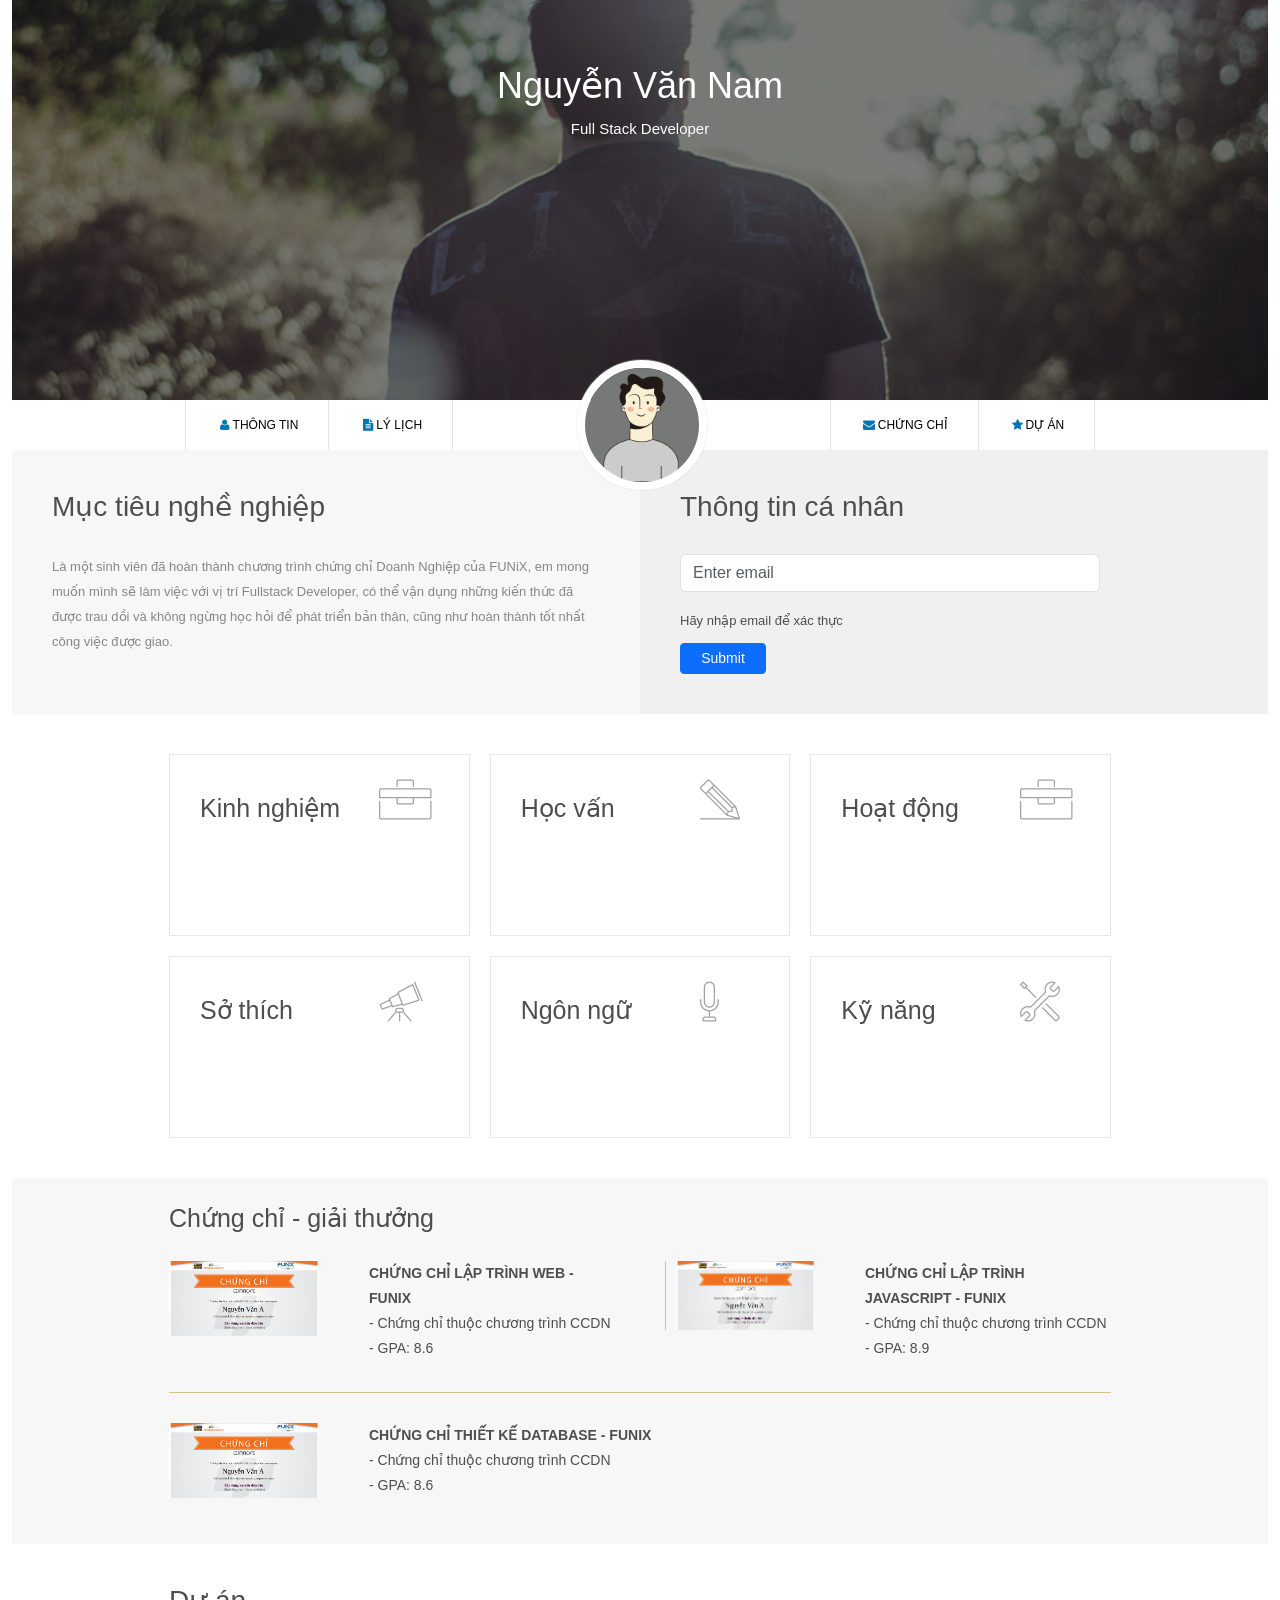
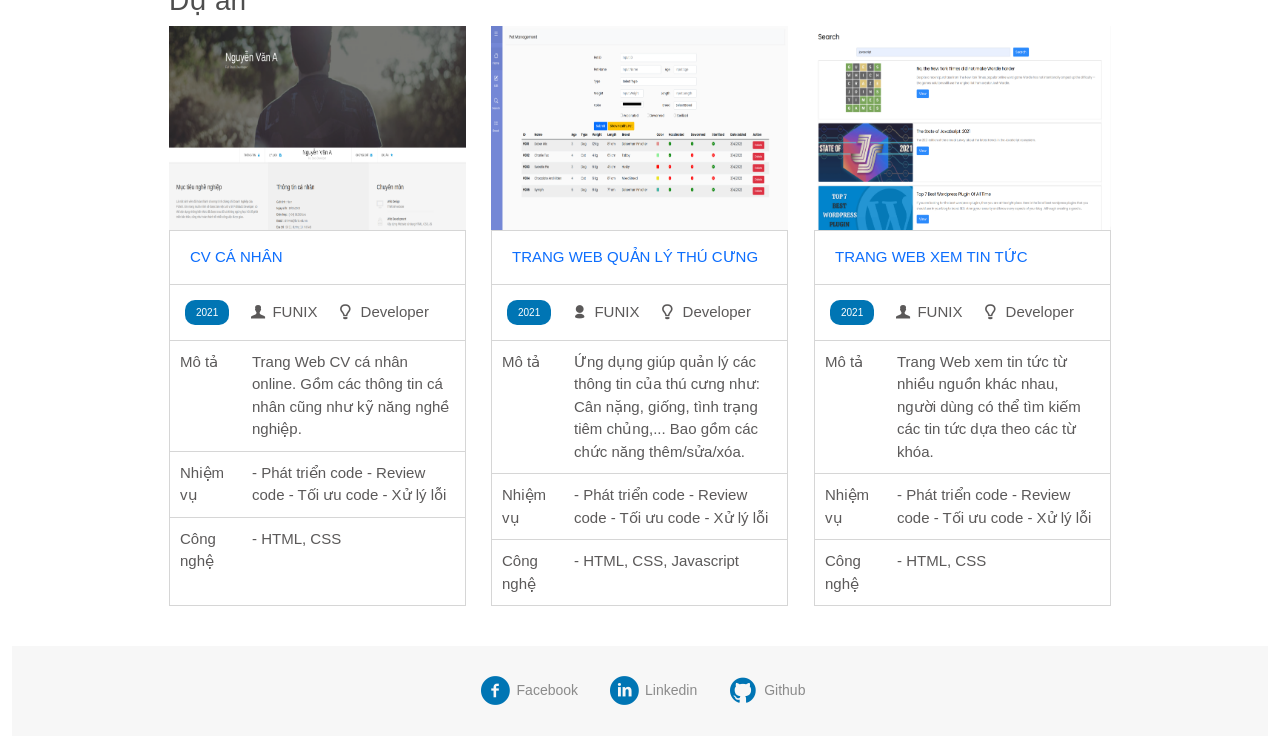
<file: index.html>
<!doctype html>

<html lang="en">

<head>
  <meta charset="UTF-8" />
  <meta name="viewport" content="width=device-width, initial-scale=1.0" />

  <title>CV - NGUYỄN VĂN NAM</title>

  <!-- Bootstrap -->
  <link href="https://cdn.jsdelivr.net/npm/bootstrap@5.3.3/dist/css/bootstrap.min.css"
    rel="stylesheet"
    integrity="sha384-QWTKZyjpPEjISv5WaRU9OFeRpok6YctnYmDr5pNlyT2bRjXh0JMhjY6hW+ALEwIH"
    crossorigin="anonymous" />

  <!-- CSS -->
  <link rel="stylesheet" href="css/font.css" />
  <link rel="stylesheet" href="css/laptop.css" />
  <link rel="stylesheet" href="css/tablet.css">
  <link rel="stylesheet" href="css/mobile.css">
  <link rel="stylesheet" href="css/project-charter.css">

</head>

<body>

  <div class="container">

    <!-- HERO / BANNER -->
    <div class="hero">

      <img src="images/banner.jpg" alt="Profile banner" />

      <div class="hero-content">

        <div style="font-size: 36px; font-weight: normal;">
          Nguyễn Văn Nam
        </div>

        <div style="font-size: 15px; margin-top: 5px;">
          Full Stack Developer
        </div>

      </div>
    </div>


    <!-- THANH ĐIỀU HƯỚNG -->
    <div class="main-nav">

      <a href="#intro-section">
        <i class="icon-user"></i> Thông tin
      </a>

      <a href="#experience-section">
        <i class="icon-doc-text-inv"></i> Lý lịch
      </a>

      <div class="nav-profile">
        <img src="images/default-avatar.webp" alt="Profile avatar" />
      </div>

      <a href="#certificates-section">
        <i class="icon-mail-alt"></i> Chứng chỉ
      </a>

      <a href="#project-section">
        <i class="icon-star-1"></i> Dự án
      </a>

    </div>


    <!-- GIỚI THIỆU -->
    <div class="intro-section" id="intro-section">

      <!-- Mục tiêu nghề nghiệp -->
      <div class="career-objective">

        <div class="section-title">
          <h3>Mục tiêu nghề nghiệp</h3>
        </div>

        <div class="section-content">

          <p>
            Là một sinh viên đã hoàn thành chương trình chứng chỉ Doanh Nghiệp
            của FUNiX, em mong muốn mình sẽ làm việc với vị trí Fullstack
            Developer, có thể vận dụng những kiến thức đã được trau dồi và
            không ngừng học hỏi để phát triển bản thân, cũng như hoàn thành
            tốt nhất công việc được giao.
          </p>

        </div>
      </div>


      <!-- Thông tin cá nhân -->
      <div class="personal-info">

        <div class="section-title">
          <h3>Thông tin cá nhân</h3>
        </div>

        <form class="email-gate" id="email-gate" novalidate>

          <input
            id="email-input"
            type="email"
            class="form-control"
            placeholder="Enter email"
            required
          />

          <small
            class="email-error"
            id="email-error"
            aria-live="polite">
          </small>

          <label for="email-input">
            Hãy nhập email để xác thực
          </label>

          <button
            class="btn btn-primary btn-sm"
            type="submit"
            style="width: 86px;">
            Submit
          </button>

        </form>


        <div class="contact-details hide" id="contact-details">

          <div class="info-label">
            <b>Giới tính</b>
            <span class="info-value"> : Nam</span>
          </div>

          <div class="info-label">
            <b>Ngày sinh</b>
            <span class="info-value"> : 12/10/199x</span>
          </div>

          <div class="info-label">
            <b>Điện thoại</b>
            <span class="info-value"> : 0981396xxx</span>
          </div>

          <div class="info-label">
            <b>Email</b>
            <span class="info-value"> : namfunix@gmail.com</span>
          </div>

          <div class="info-label">
            <b>Địa chỉ</b>
            <span class="info-value">
              : Hồ Tùng Mậu, Hà Nội, Việt Nam
            </span>
          </div>

          <div class="info-label">
            <b>Website</b>
            <span class="info-value">
              : https://maytinhthc.vn
            </span>
          </div>


          <!-- Mạng xã hội -->
          <div class="social-links">

            <a href="https://x.com/" target="_blank">
              <i class="icon-twitter"></i>
            </a>

            <a href="https://www.facebook.com/" target="_blank">
              <i class="icon-facebook"></i>
            </a>

            <a href="https://google.com/" target="_blank">
              <i class="icon-gplus"></i>
            </a>

            <a href="https://www.linkedin.com/" target="_blank">
              <i class="icon-linkedin"></i>
            </a>

          </div>

        </div>

      </div>

    </div>


    <!-- KINH NGHIỆM - HỌC VẤN - HOẠT ĐỘNG -->
    <div class="experience-section" id="experience-section">
      <div class="experience-column">
<div class="experience-card">

          <div class="section-heading">

            <span>Kinh nghiệm</span>

            <div
              class="ic-toolbox"
              style="font-size: 40px; color: rgba(0, 0, 0, 0.37)">
            </div>

          </div>

          <ul>

            <li>

              <div class="experience-item">

                <b>Full Stack Developer - Công ty Y</b>

                <div class="experience-duration">

                  <p class="start-date">
                    05/2022 -&nbsp;
                  </p>

                  <p class="end-date">
                    Hiện tại
                  </p>

                </div>

                <p>
                  - Xây dựng phát triển Website dựa trên thiết kế và yêu cầu đã có
                  <br />

                  - Phân tích và thiết kế Database, sử dụng các hệ quản trị CSDL
                  (MySQL, SQL Server, NoSQL, ...) và viết được các câu truy vấn.
                  <br />

                  - Sử dụng ngôn ngữ server-side (Python, Java, ...)
                  để xây dựng Web Service.
                </p>

              </div>

            </li>


            <li>

              <div class="experience-item">

                <b>Web Designer - Công ty Y</b>

                <div class="experience-duration">

                  <p class="start-date">
                    05/2022 - 06/2024
                  </p>

                </div>

                <p>
                  - Thiết kế Website dựa trên yêu cầu của khách hàng.
                  <br />

                  - Sử dụng các công cụ: Figma, Canva, PTS.
                </p>

              </div>

            </li>

          </ul>

          <button
            class="view-more"
            type="button"
            aria-expanded="false">
            ▼ VIEW MORE
          </button>

        </div>
<div class="experience-card">

          <div class="section-heading">

            <span>Kỹ năng</span>

            <div
              class="ic-tools-2"
              style="font-size: 40px; color: rgba(0, 0, 0, 0.37)">
            </div>

          </div>

          <div class="proficiency">


            <div class="proficiency-item">

              <p>HTML/CSS: Fundamental</p>

              <div class="skill-level">

                <span class="skill-bar-3 skill-bar-active"></span>
                <span class="skill-bar-3 skill-bar-active"></span>
                <span class="skill-bar-3"></span>

              </div>

            </div>

            <br>


            <div class="proficiency-item">

              <p>Javascript: Intermediate</p>

              <div class="skill-level">

                <span class="skill-bar-4 skill-bar-active"></span>
                <span class="skill-bar-4 skill-bar-active"></span>
                <span class="skill-bar-4"></span>

              </div>

            </div>

            <br>


            <div class="proficiency-item">

              <p>NodeJS: Intermediate</p>

              <div class="skill-level">

                <span class="skill-bar-5 skill-bar-active"></span>
                <span class="skill-bar-5 skill-bar-active"></span>
                <span class="skill-bar-5 skill-bar-active"></span>

              </div>

            </div>

            <br>


            <div class="proficiency-item">

              <p>Bootstrap 5: Fundamental</p>

              <div class="skill-level">

                <span class="skill-bar-6 skill-bar-active"></span>
                <span class="skill-bar-6 skill-bar-active"></span>
                <span class="skill-bar-6"></span>

              </div>

            </div>

          </div>

          <button
            class="view-more"
            type="button"
            aria-expanded="false">
            ▼ VIEW MORE
          </button>

        </div>
<div class="experience-card">

          <div class="section-heading">

            <span>Ngôn ngữ</span>

            <div
              class="ic-mic"
              style="font-size: 40px; color: rgba(0, 0, 0, 0.37)">
            </div>

          </div>

          <div class="language">

            <div class="language-item">

              <p>English - IELTS 6.0</p>

              <div class="skill-level">

                <span class="skill-bar-1 skill-bar-active"></span>
                <span class="skill-bar-1 skill-bar-active"></span>
                <span class="skill-bar-1"></span>

              </div>

            </div>

            <br>

            <div class="language-item">

              <p>Japanese - N3</p>

              <div class="skill-level">

                <span class="skill-bar-2 skill-bar-active"></span>
                <span class="skill-bar-2 skill-bar-active"></span>
                <span class="skill-bar-2 skill-bar-active"></span>

              </div>

            </div>

          </div>

          <button
            class="view-more"
            type="button"
            aria-expanded="false">
            ▼ VIEW MORE
          </button>

        </div>
      </div>
      <div class="experience-column">
<div class="experience-card">

          <div class="section-heading">

            <span>Hoạt động</span>

            <div
              class="ic-toolbox"
              style="font-size: 40px; color: rgba(0, 0, 0, 0.37)">
            </div>

          </div>

          <ul>

            <li>

              <div class="experience-item">

                <b>FPT Edu Hackathon 2019</b>

                <div class="experience-duration">

                  <p class="start-date">
                    03/2019 - 05/2019
                  </p>

                </div>

                <p>
                  - Giải 3 bảng A
                  <br />

                  - Đề tài: Trang web về phân loại rác thải.
                </p>

              </div>

            </li>


            <li>

              <div class="experience-item">

                <b>Câu lạc bộ Z</b>

                <div class="experience-duration">

                  <p class="start-date">
                    05/2016 - 06/2018
                  </p>

                </div>

                <p>
                  - Trưởng ban chuyên môn
                </p>

              </div>

            </li>

          </ul>

          <button
            class="view-more"
            type="button"
            aria-expanded="false">
            ▼ VIEW MORE
          </button>

        </div>
<div class="experience-card">

          <div class="section-heading">

            <span>Học vấn</span>

            <div
              class="ic-pencil"
              style="font-size: 40px; color: rgba(0, 0, 0, 0.37)">
            </div>

          </div>

          <ul>

            <li>

              <div class="experience-item">

                <b>FUNiX</b>

                <div class="experience-duration">

                  <p class="start-date">
                    06/2021 - 05/2022
                  </p>

                </div>

                <p>
                  - Tốt nghiệp chứng chỉ doanh nghiệp nhánh Fullstack.
                  <br />

                  - GPA: 9/10
                </p>

              </div>

            </li>


            <li>

              <div class="experience-item">

                <b>Cử nhân - ĐH FPT</b>

                <div class="experience-duration">

                  <p class="start-date">
                    08/2014 - 06/2018
                  </p>

                </div>

                <p>
                  - Chuyên ngành: Kỹ thuật phần mềm
                  <br />

                  - GPA: 3.2/4
                </p>

              </div>

            </li>

          </ul>

          <button
            class="view-more"
            type="button"
            aria-expanded="false">
            ▼ VIEW MORE
          </button>

        </div>
<div class="experience-card">

          <div class="section-heading">

            <span>Sở thích</span>

            <div
              class="ic-telescope"
              style="font-size: 40px; color: rgba(0, 0, 0, 0.37)">
            </div>

          </div>

          <div class="hobby">

            <div class="hobby-value">

              <div
                class="ic-megaphone"
                style="color: #0075b4; border: 1px solid #0075b4;
                border-radius: 50%; padding: 11px 9px; font-size: 15px;">
              </div>

              <p>Âm nhạc</p>

            </div>


            <div class="hobby-value">

              <div
                class="ic-strategy"
                style="color: #0075b4; border: 1px solid #0075b4;
                border-radius: 50%; padding: 11px 13px; font-size: 15px;">
              </div>

              <p>Chơi game</p>

            </div>


            <div class="hobby-value">

              <div
                class="ic-hotairballoon"
                style="color: #0075b4; border: 1px solid #0075b4;
                border-radius: 50%; padding: 11px 12px; font-size: 15px;">
              </div>

              <p>Du lịch</p>

            </div>


            <div class="hobby-value">

              <div
                class="ic-basket"
                style="color: #0075b4; border: 1px solid #0075b4;
                border-radius: 50%; padding: 11px 9px; font-size: 15px;">
              </div>

              <p>Nấu ăn</p>

            </div>

          </div>

          <button
            class="view-more"
            type="button"
            aria-expanded="false">
            ▼ VIEW MORE
          </button>

        </div>
      </div>
    </div>


    <!-- CHỨNG CHỈ - GIẢI THƯỞNG -->
    <div class="certificates-section" id="certificates-section">

      <div class="certificates">

        <h3>Chứng chỉ - giải thưởng</h3>

        <div class="certificate-list">


          <div class="certificate-item">

            <div class="certificate-image">

              <img
                src="images/Cert_DBI.png"
                alt="DBI Certificate" />

            </div>

            <div class="certificate-content">

              <p>

                <b>CHỨNG CHỈ LẬP TRÌNH WEB - FUNIX</b>
                <br />

                - Chứng chỉ thuộc chương trình CCDN
                <br />

                - GPA: 8.6

              </p>

            </div>

          </div>


          <div class="certificate-item">

            <div class="certificate-image">

              <img
                style="border-left: 1px solid #d6c08d; padding-left: 10px;"
                src="images/Cert_DBI.png"
                alt="DBI Certificate" />

            </div>

            <div class="certificate-content">

              <p>

                <b>CHỨNG CHỈ LẬP TRÌNH JAVASCRIPT - FUNIX</b>
                <br />

                - Chứng chỉ thuộc chương trình CCDN
                <br />

                - GPA: 8.9

              </p>

            </div>

          </div>

        </div>


        <div class="certificate-list-secondary">

          <div class="certificate-item">

            <div
              class="certificate-image"
              style="width: 50%;">

              <img
                src="images/Cert_DBI.png"
                alt="DBI Certificate" />

            </div>

            <div class="certificate-content">

              <p>

                <b>CHỨNG CHỈ THIẾT KẾ DATABASE - FUNIX</b>
                <br />

                - Chứng chỉ thuộc chương trình CCDN
                <br />

                - GPA: 8.6

              </p>

            </div>

          </div>

        </div>

      </div>

    </div>


    <!-- DANH SÁCH DỰ ÁN -->
    <div class="project-section" id="project-section">

      <h3>Dự án</h3>

      <div class="project-list">


        <!-- Dự án 1 -->
        <div class="project-card">

          <div class="project-image">

            <img
              src="images/project_1.png"
              alt="Project image" />

          </div>

          <div class="project-content">

            <a
              class="project-title"
              href="project-charter.html">
              CV CÁ NHÂN
            </a>

            <div class="project-meta">

              <span
                style="color: white; padding: 5px 11px;
                border-radius: 10px; background-color: #0075b4;
                margin-right: 10px; font-size: 10px;
                text-align: center;">
                2021
              </span>

              <span
                class="icon-user-1"
                style="margin-right: 10px">
                FUNIX
              </span>

              <span class="icon-lamp">
                Developer
              </span>

            </div>

            <div class="project-detail">

              <div style="white-space: nowrap">
                Mô tả
              </div>

              <div>
                Trang Web CV cá nhân online. Gồm các thông tin cá nhân
                cũng như kỹ năng nghề nghiệp.
              </div>

            </div>

            <div class="project-detail">

              <div style="white-space: nowrap">
                Nhiệm vụ
              </div>

              <div>
                - Phát triển code - Review code - Tối ưu code - Xử lý lỗi
              </div>

            </div>

            <div class="project-detail">

              <div style="white-space: nowrap">
                Công nghệ
              </div>

              <div>
                - HTML, CSS
              </div>

            </div>

          </div>

        </div>


        <!-- Dự án 2 -->
        <div class="project-card">

          <div class="project-image">

            <img
              src="images/project_2.png"
              alt="Project image" />

          </div>

          <div class="project-content">

            <a
              class="project-title"
              href="project-charter.html">
              TRANG WEB QUẢN LÝ THÚ CƯNG
            </a>

            <div class="project-meta">

              <span
                style="color: white; padding: 5px 11px;
                border-radius: 10px; background-color: #0075b4;
                margin-right: 10px; font-size: 10px;
                text-align: center;">
                2021
              </span>

              <span
                class="icon-user-2"
                style="margin-right: 10px">
                FUNIX
              </span>

              <span class="icon-lamp">
                Developer
              </span>

            </div>

            <div class="project-detail">

              <div style="white-space: nowrap">
                Mô tả
              </div>

              <div>
                Ứng dụng giúp quản lý các thông tin của thú cưng như:
                Cân nặng, giống, tình trạng tiêm chủng,...
                Bao gồm các chức năng thêm/sửa/xóa.
              </div>

            </div>

            <div class="project-detail">

              <div style="white-space: nowrap">
                Nhiệm vụ
              </div>

              <div>
                - Phát triển code - Review code - Tối ưu code - Xử lý lỗi
              </div>

            </div>

            <div class="project-detail">

              <div style="white-space: nowrap">
                Công nghệ
              </div>

              <div>
                - HTML, CSS, Javascript
              </div>

            </div>

          </div>

        </div>


        <!-- Dự án 3 -->
        <div class="project-card">

          <div class="project-image">

            <img
              src="images/project_3.png"
              alt="Project image" />

          </div>

          <div class="project-content">

            <a
              class="project-title"
              href="project-charter.html">
              TRANG WEB XEM TIN TỨC
            </a>

            <div class="project-meta">

              <span
                style="color: white; padding: 5px 11px;
                border-radius: 10px; background-color: #0075b4;
                margin-right: 10px; font-size: 10px;
                text-align: center;">
                2021
              </span>

              <span
                class="icon-user-1"
                style="margin-right: 10px">
                FUNIX
              </span>

              <span class="icon-lamp">
                Developer
              </span>

            </div>

            <div class="project-detail">

              <div style="white-space: nowrap">
                Mô tả
              </div>

              <div>
                Trang Web xem tin tức từ nhiều nguồn khác nhau,
                người dùng có thể tìm kiếm các tin tức dựa theo các từ khóa.
              </div>

            </div>

            <div class="project-detail">

              <div style="white-space: nowrap">
                Nhiệm vụ
              </div>

              <div>
                - Phát triển code - Review code - Tối ưu code - Xử lý lỗi
              </div>

            </div>

            <div class="project-detail">

              <div style="white-space: nowrap">
                Công nghệ
              </div>

              <div>
                - HTML, CSS
              </div>

            </div>

          </div>

        </div>

      </div>

    </div>


    <!-- FOOTER -->
    <div class="social-section">

      <a
        href="https://www.facebook.com/"
        target="_blank"
        class="icon-facebook-circled"
        style="display: flex; align-items: center; text-decoration: none;">

        <span
          style="color: rgba(37, 37, 37, 0.514); font-size: 14px;">
          Facebook
        </span>

      </a>


      <a
        href="https://www.linkedin.com/"
        target="_blank"
        class="icon-linkedin-circled"
        style="display: flex; align-items: center; text-decoration: none;">

        <span
          style="color: rgba(37, 37, 37, 0.514); font-size: 14px;">
          Linkedin
        </span>

      </a>


      <a
        href="https://github.com/"
        target="_blank"
        class="icon-github-circled"
        style="display: flex; align-items: center; text-decoration: none;">

        <span
          style="color: rgba(37, 37, 37, 0.514); font-size: 14px;">
          Github
        </span>

      </a>

    </div>

  </div>


  <!-- JAVASCRIPT -->
  <script>

    // Xác thực email
    const emailForm = document.getElementById('email-gate');

    emailForm.addEventListener('submit', (event) => {

      event.preventDefault();

      const input = document.getElementById('email-input');
      const error = document.getElementById('email-error');

      const regex =
        /^(([^<>()\[\]\\.,;:\s@"]+(\.[^<>()\[\]\\.,;:\s@"]+)*)|(".+"))@((\[[0-9]{1,3}\.[0-9]{1,3}\.[0-9]{1,3}\.[0-9]{1,3}])|(([a-zA-Z\-0-9]+\.)+[a-zA-Z]{2,}))$/;

      const validEmail = regex.test(input.value.trim());

      if (!validEmail) {

        error.textContent = 'Email không hợp lệ.';

        input.setAttribute('aria-invalid', 'true');

        return;
      }

      error.textContent = '';

      document
        .getElementById('contact-details')
        .classList
        .remove('hide');

      emailForm.classList.add('hide');

    });


    // Xử lý nút VIEW MORE / VIEW LESS
    document.querySelectorAll('.view-more').forEach((button) => {

      const card = button.closest('.experience-card');

      const content = [...card.children]
        .filter(
          (child) =>
            !child.classList.contains('section-heading') &&
            child !== button
        );

      content.forEach((element) =>
        element.classList.add('skill-detail', 'hide')
      );


      button.addEventListener('click', () => {

        const expanded =
          button.getAttribute('aria-expanded') === 'true';

        content.forEach((element) =>
          element.classList.toggle('hide', expanded)
        );

        button.setAttribute(
          'aria-expanded',
          String(!expanded)
        );

        button.textContent =
          expanded
            ? '▼ VIEW MORE'
            : '▲ VIEW LESS';

      });

    });

  </script>

</body>

</html>
</file>
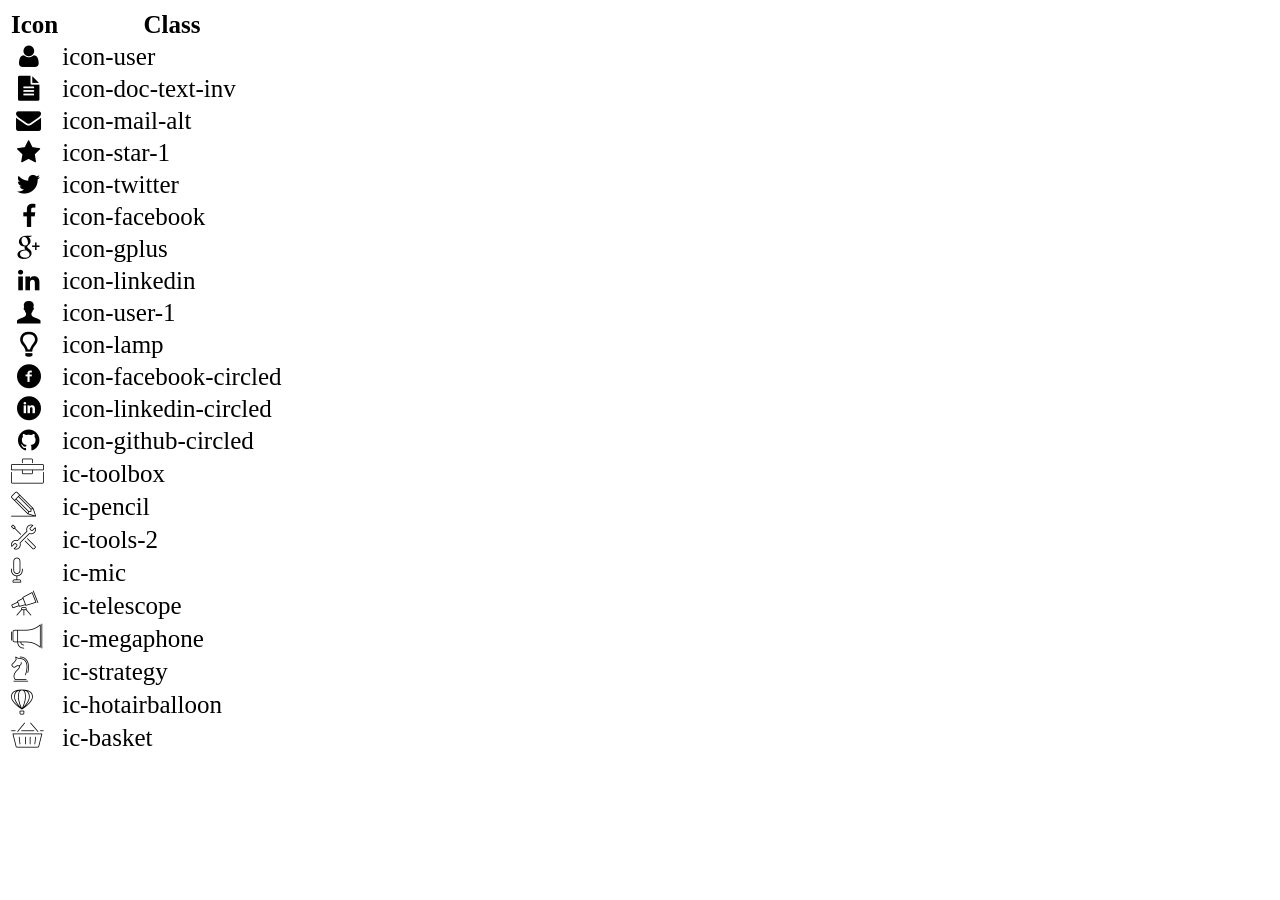
<file: icon-list.html>
<!DOCTYPE html>
<html lang="en">

<head>
    <meta charset="UTF-8">
    <meta http-equiv="X-UA-Compatible" content="IE=edge">
    <meta name="viewport" content="width=device-width, initial-scale=1.0">
    <link rel="stylesheet" href="css/font.css">
    <title>Icon List</title>
</head>

<body>
    <table style="font-size: 25px;">
        <thead>
            <tr>
                <th>Icon</th>
                <th>Class</th>
            </tr>
        </thead>
        <tbody>
            <tr>
                <td><i class="icon-user"></i></td>
                <td>icon-user</td>
            </tr>
            <tr>
                <td><i class="icon-doc-text-inv"></i></td>
                <td>icon-doc-text-inv</td>
            </tr>
            <tr>
                <td><i class="icon-mail-alt"></i></td>
                <td>icon-mail-alt</td>
            </tr>
            <tr>
                <td><i class="icon-star-1"></i></td>
                <td>icon-star-1</td>
            </tr>
            <tr>
                <td><i class="icon-twitter"></i></td>
                <td>icon-twitter</td>
            </tr>
            <tr>
                <td><i class="icon-facebook"></i></td>
                <td>icon-facebook</td>
            </tr>
            <tr>
                <td><i class="icon-gplus"></i></td>
                <td>icon-gplus</td>
            </tr>
            <tr>
                <td><i class="icon-linkedin"></i></td>
                <td>icon-linkedin</td>
            </tr>
            <tr>
                <td><i class="icon-user-1"></i></td>
                <td>icon-user-1</td>
            </tr>
            <tr>
                <td><i class="icon-lamp"></i></td>
                <td>icon-lamp</td>
            </tr>
            <tr>
                <td><i class="icon-facebook-circled"></i></td>
                <td>icon-facebook-circled</td>
            </tr>
            <tr>
                <td><i class="icon-linkedin-circled"></i></td>
                <td>icon-linkedin-circled</td>
            </tr>
            <tr>
                <td><i class="icon-github-circled"></i></td>
                <td>icon-github-circled</td>
            </tr>
            <tr>
                <td><i class="ic-toolbox"></i></td>
                <td>ic-toolbox</td>
            </tr>
            <tr>
                <td><i class="ic-pencil"></i></td>
                <td>ic-pencil</td>
            </tr>
            <tr>
                <td><i class="ic-tools-2"></i></td>
                <td>ic-tools-2</td>
            </tr>

            <tr>
                <td><i class="ic-mic"></i></td>
                <td>ic-mic</td>
            </tr>
            <tr>
                <td><i class="ic-telescope"></i></td>
                <td>ic-telescope</td>
            </tr>
            <tr>
                <td><i class="ic-megaphone"></i></td>
                <td>ic-megaphone</td>
            </tr>
            <tr>
                <td><i class="ic-strategy"></i></td>
                <td>ic-strategy</td>
            </tr>
            <tr>
                <td><i class="ic-hotairballoon"></i></td>
                <td>ic-hotairballoon</td>
            </tr>
            <tr>
                <td><i class="ic-basket"></i></td>
                <td>ic-basket</td>
            </tr>
        </tbody>
    </table>
</body>

</html>
</file>
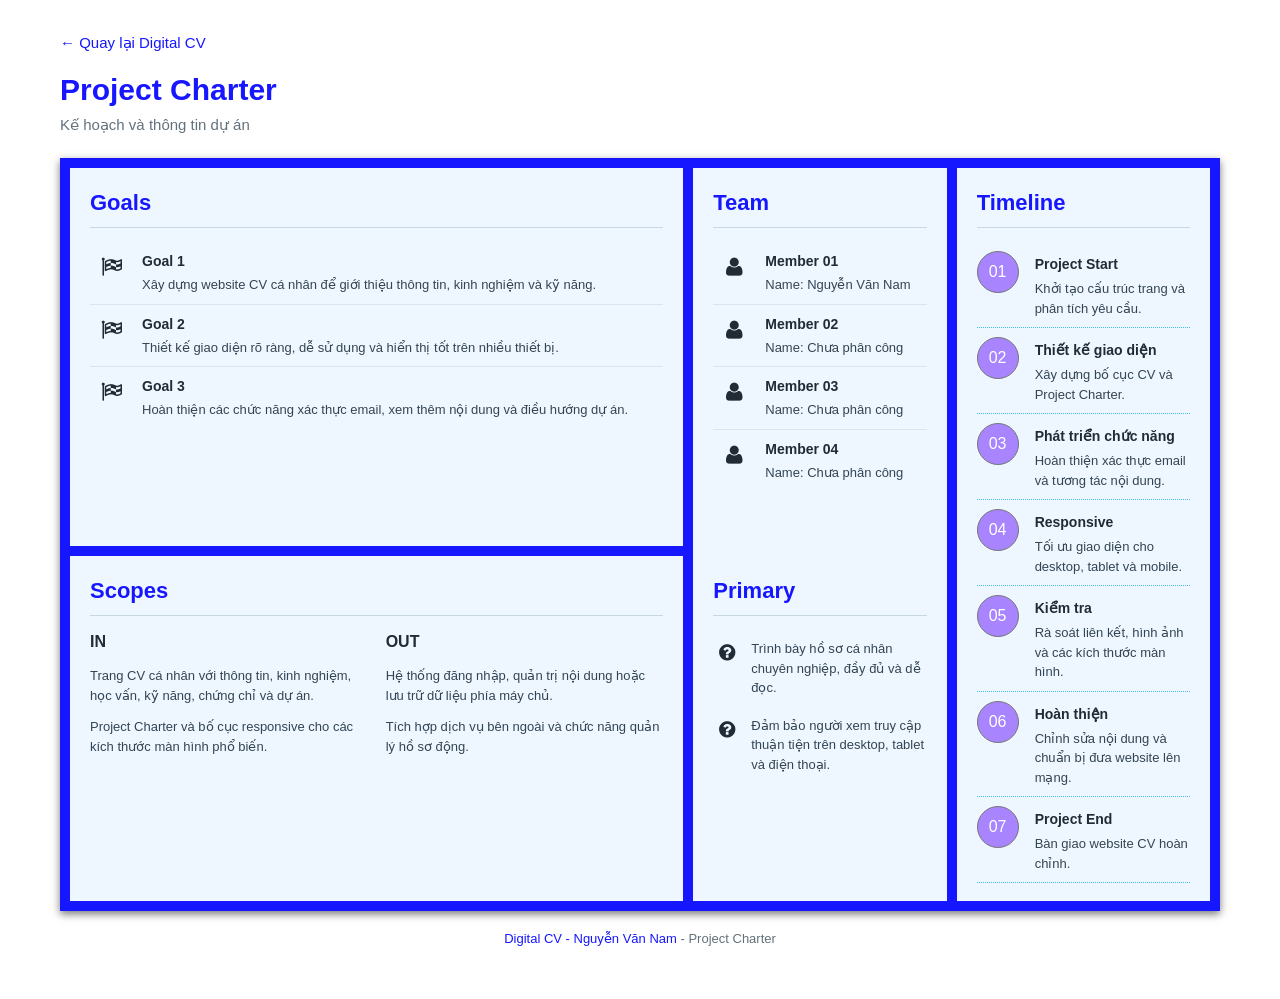
<file: project-charter.html>
<!doctype html>
<html lang="vi">

<head>
    <meta charset="UTF-8">
    <meta name="viewport" content="width=device-width, initial-scale=1.0">

    <title>Project Charter | Nguyễn Văn Nam</title>

    <!-- CSS -->
    <link rel="stylesheet" href="css/font.css">
    <link rel="stylesheet" href="css/project-charter.css">
</head>

<body>

    <!-- PROJECT CHARTER -->
    <main class="charter">

        <!-- HEADER -->
        <header class="page-header">
            <a href="index.html">← Quay lại Digital CV</a>

            <h1>Project Charter</h1>

            <p>Kế hoạch và thông tin dự án</p>
        </header>

        <!-- NỘI DUNG CHÍNH -->
        <div class="board">

            <!-- GOALS -->
            <section class="panel goals">

                <h2>Goals</h2>

                <article class="goal">
                    <i class="symbol icon-flag-checkered" aria-hidden="true"></i>

                    <div>
                        <h3>Goal 1</h3>
                        <p>
                            Xây dựng website CV cá nhân để giới thiệu thông tin, kinh nghiệm và kỹ năng.
                        </p>
                    </div>
                </article>

                <article class="goal">
                    <i class="symbol icon-flag-checkered" aria-hidden="true"></i>

                    <div>
                        <h3>Goal 2</h3>
                        <p>
                            Thiết kế giao diện rõ ràng, dễ sử dụng và hiển thị tốt trên nhiều thiết bị.
                        </p>
                    </div>
                </article>

                <article class="goal">
                    <i class="symbol icon-flag-checkered" aria-hidden="true"></i>

                    <div>
                        <h3>Goal 3</h3>
                        <p>
                            Hoàn thiện các chức năng xác thực email, xem thêm nội dung và điều hướng dự án.
                        </p>
                    </div>
                </article>

            </section>

            <!-- TEAM -->
            <section class="panel team">

                <h2>Team</h2>

                <article class="person">
                    <i class="symbol icon-user" aria-hidden="true"></i>

                    <div>
                        <h3>Member 01</h3>
                        <p>Name: Nguyễn Văn Nam</p>
                    </div>
                </article>

                <article class="person">
                    <i class="symbol icon-user" aria-hidden="true"></i>

                    <div>
                        <h3>Member 02</h3>
                        <p>Name: Chưa phân công</p>
                    </div>
                </article>

                <article class="person">
                    <i class="symbol icon-user" aria-hidden="true"></i>

                    <div>
                        <h3>Member 03</h3>
                        <p>Name: Chưa phân công</p>
                    </div>
                </article>

                <article class="person">
                    <i class="symbol icon-user" aria-hidden="true"></i>

                    <div>
                        <h3>Member 04</h3>
                        <p>Name: Chưa phân công</p>
                    </div>
                </article>

            </section>

            <!-- TIMELINE -->
            <section class="panel timeline">

                <h2>Timeline</h2>

                <article class="milestone">
                    <span class="number">01</span>

                    <div>
                        <h3>Project Start</h3>
                        <p>
                            Khởi tạo cấu trúc trang và phân tích yêu cầu.
                        </p>
                    </div>
                </article>

                <article class="milestone">
                    <span class="number">02</span>

                    <div>
                        <h3>Thiết kế giao diện</h3>
                        <p>
                            Xây dựng bố cục CV và Project Charter.
                        </p>
                    </div>
                </article>

                <article class="milestone">
                    <span class="number">03</span>

                    <div>
                        <h3>Phát triển chức năng</h3>
                        <p>
                            Hoàn thiện xác thực email và tương tác nội dung.
                        </p>
                    </div>
                </article>

                <article class="milestone">
                    <span class="number">04</span>

                    <div>
                        <h3>Responsive</h3>
                        <p>
                            Tối ưu giao diện cho desktop, tablet và mobile.
                        </p>
                    </div>
                </article>

                <article class="milestone">
                    <span class="number">05</span>

                    <div>
                        <h3>Kiểm tra</h3>
                        <p>
                            Rà soát liên kết, hình ảnh và các kích thước màn hình.
                        </p>
                    </div>
                </article>

                <article class="milestone">
                    <span class="number">06</span>

                    <div>
                        <h3>Hoàn thiện</h3>
                        <p>
                            Chỉnh sửa nội dung và chuẩn bị đưa website lên mạng.
                        </p>
                    </div>
                </article>

                <article class="milestone">
                    <span class="number">07</span>

                    <div>
                        <h3>Project End</h3>
                        <p>
                            Bàn giao website CV hoàn chỉnh.
                        </p>
                    </div>
                </article>

            </section>

            <!-- SCOPES -->
            <section class="panel scopes">

                <h2>Scopes</h2>

                <div class="scope-columns">

                    <article>

                        <h3>IN</h3>

                        <p>
                            Trang CV cá nhân với thông tin, kinh nghiệm, học vấn, kỹ năng, chứng chỉ và dự án.
                        </p>

                        <p>
                            Project Charter và bố cục responsive cho các kích thước màn hình phổ biến.
                        </p>

                    </article>

                    <article>

                        <h3>OUT</h3>

                        <p>
                            Hệ thống đăng nhập, quản trị nội dung hoặc lưu trữ dữ liệu phía máy chủ.
                        </p>

                        <p>
                            Tích hợp dịch vụ bên ngoài và chức năng quản lý hồ sơ động.
                        </p>

                    </article>

                </div>

            </section>

            <!-- PRIMARY -->
            <section class="panel primary">

                <h2>Primary</h2>

                <article>
                    <i class="symbol icon-help-circled" aria-hidden="true"></i>

                    <p>
                        Trình bày hồ sơ cá nhân chuyên nghiệp, đầy đủ và dễ đọc.
                    </p>
                </article>

                <article>
                    <i class="symbol icon-help-circled" aria-hidden="true"></i>

                    <p>
                        Đảm bảo người xem truy cập thuận tiện trên desktop, tablet và điện thoại.
                    </p>
                </article>

            </section>

        </div>

        <!-- FOOTER -->
        <footer>
            <a href="index.html">Digital CV - Nguyễn Văn Nam</a> - Project Charter
        </footer>

    </main>

</body>

</html>
</file>
<file: css/font.css>
@font-face {
	font-family: 'open_sanslight';
	src: url('../fonts/OpenSans-Light-webfont.eot');
	src: url('../fonts/OpenSans-Light-webfont.eot#iefix') format('embedded-opentype'),
		url('../fonts/OpenSans-Light-webfont.woff') format('woff'),
		url('../fonts/OpenSans-Light-webfont.ttf') format('truetype'),
		url('../fonts/OpenSans-Light-webfont.svg#open_sanslight') format('svg');
	font-weight: normal;
	font-style: normal;

}

@font-face {
	font-family: 'open_sansitalic';
	src: url('../fonts/OpenSans-Italic-webfont.eot');
	src: url('../fonts/OpenSans-Italic-webfont.eot#iefix') format('embedded-opentype'),
		url('../fonts/OpenSans-Italic-webfont.woff') format('woff'),
		url('../fonts/OpenSans-Italic-webfont.ttf') format('truetype'),
		url('../fonts/OpenSans-Italic-webfont.svg#open_sansitalic') format('svg');
	font-weight: normal;
	font-style: normal;

}

@font-face {
	font-family: 'open_sanssemibold';
	src: url('../fonts/OpenSans-Semibold-webfont.eot');
	src: url('../fonts/OpenSans-Semibold-webfont.eot#iefix') format('embedded-opentype'),
		url('../fonts/OpenSans-Semibold-webfont.woff') format('woff'),
		url('../fonts/OpenSans-Semibold-webfont.ttf') format('truetype'),
		url('../fonts/OpenSans-Semibold-webfont.svg#open_sanssemibold') format('svg');
	font-weight: normal;
	font-style: normal;

}


@font-face {
	font-family: 'open_sanslight_italic';
	src: url('../fonts/OpenSans-LightItalic-webfont.eot');
	src: url('../fonts/OpenSans-LightItalic-webfont.eot#iefix') format('embedded-opentype'),
		url('../fonts/OpenSans-LightItalic-webfont.woff') format('woff'),
		url('../fonts/OpenSans-LightItalic-webfont.ttf') format('truetype'),
		url('../fonts/OpenSans-LightItalic-webfont.svg#open_sanslight_italic') format('svg');
	font-weight: normal;
	font-style: normal;

}

@font-face {
	font-family: 'open_sansregular';
	src: url('../fonts/OpenSans-Regular-webfont.eot');
	src: url('../fonts/OpenSans-Regular-webfont.eot#iefix') format('embedded-opentype'),
		url('../fonts/OpenSans-Regular-webfont.woff') format('woff'),
		url('../fonts/OpenSans-Regular-webfont.ttf') format('truetype'),
		url('../fonts/OpenSans-Regular-webfont.svg#open_sansregular') format('svg');
	font-weight: normal;
	font-style: normal;

}


@font-face {
	font-family: 'fontello';
	src: url('../fonts/fontello.eot');
	src: url('../fonts/fontello.eot#iefix') format('embedded-opentype'),
		url('../fonts/fontello.woff') format('woff'),
		url('../fonts/fontello.ttf') format('truetype'),
		url('../fonts/fontello.svg#fontello') format('svg');
	font-weight: normal;
	font-style: normal;
}

[class^="icon-"]:before,
[class*=" icon-"]:before {
	font-family: "fontello";
	font-style: normal;
	font-weight: normal;
	speak: none;

	display: inline-block;
	text-decoration: inherit;
	width: 1em;
	margin-right: .2em;
	text-align: center;
	/* opacity: .8; */

	/* For safety - reset parent styles, that can break glyph codes*/
	font-variant: normal;
	text-transform: none;

	/* fix buttons height, for twitter bootstrap */
	line-height: 1em;

	/* Animation center compensation - margins should be symmetric */
	/* remove if not needed */
	margin-left: .2em;

	/* you can be more comfortable with increased icons size */
	/* font-size: 120%; */

	/* Font smoothing. That was taken from TWBS */
	-webkit-font-smoothing: antialiased;
	-moz-osx-font-smoothing: grayscale;

	/* Uncomment for 3D effect */
	/* text-shadow: 1px 1px 1px rgba(127, 127, 127, 0.3); */
}

.icon-emo-happy:before {
	content: '\e800';
}

/* '' */
.icon-emo-wink:before {
	content: '\e801';
}

/* '' */
.icon-emo-wink2:before {
	content: '\e802';
}

/* '' */
.icon-emo-unhappy:before {
	content: '\e803';
}

/* '' */
.icon-emo-sleep:before {
	content: '\e804';
}

/* '' */
.icon-emo-thumbsup:before {
	content: '\e805';
}

/* '' */
.icon-emo-devil:before {
	content: '\e806';
}

/* '' */
.icon-emo-surprised:before {
	content: '\e807';
}

/* '' */
.icon-emo-tongue:before {
	content: '\e808';
}

/* '' */
.icon-emo-coffee:before {
	content: '\e809';
}

/* '' */
.icon-emo-sunglasses:before {
	content: '\e80a';
}

/* '' */
.icon-emo-displeased:before {
	content: '\e80b';
}

/* '' */
.icon-emo-beer:before {
	content: '\e80c';
}

/* '' */
.icon-emo-grin:before {
	content: '\e80d';
}

/* '' */
.icon-emo-angry:before {
	content: '\e80e';
}

/* '' */
.icon-emo-saint:before {
	content: '\e80f';
}

/* '' */
.icon-emo-cry:before {
	content: '\e810';
}

/* '' */
.icon-emo-shoot:before {
	content: '\e811';
}

/* '' */
.icon-emo-squint:before {
	content: '\e812';
}

/* '' */
.icon-emo-laugh:before {
	content: '\e813';
}

/* '' */
.icon-spin1:before {
	content: '\e814';
}

/* '' */
.icon-spin2:before {
	content: '\e815';
}

/* '' */
.icon-spin3:before {
	content: '\e816';
}

/* '' */
.icon-spin4:before {
	content: '\e817';
}

/* '' */
.icon-spin5:before {
	content: '\e818';
}

/* '' */
.icon-spin6:before {
	content: '\e819';
}

/* '' */
.icon-firefox:before {
	content: '\e81a';
}

/* '' */
.icon-chrome:before {
	content: '\e81b';
}

/* '' */
.icon-opera:before {
	content: '\e81c';
}

/* '' */
.icon-ie:before {
	content: '\e81d';
}

/* '' */
.icon-crown:before {
	content: '\e81e';
}

/* '' */
.icon-crown-plus:before {
	content: '\e81f';
}

/* '' */
.icon-crown-minus:before {
	content: '\e820';
}

/* '' */
.icon-marquee:before {
	content: '\e821';
}

/* '' */
.icon-glass:before {
	content: '\e822';
}

/* '' */
.icon-music:before {
	content: '\e823';
}

/* '' */
.icon-search:before {
	content: '\e824';
}

/* '' */
.icon-mail:before {
	content: '\e825';
}

/* '' */
.icon-mail-alt:before {
	content: '\e826';
}

/* '' */
.icon-mail-squared:before {
	content: '\e827';
}

/* '' */
.icon-heart:before {
	content: '\e828';
}

/* '' */
.icon-heart-empty:before {
	content: '\e829';
}

/* '' */
.icon-star-1:before {
	content: '\e82a';
}

/* '' */
.icon-star-empty-1:before {
	content: '\e82b';
}

/* '' */
.icon-star-half:before {
	content: '\e82c';
}

/* '' */
.icon-star-half-alt:before {
	content: '\e82d';
}

/* '' */
.icon-user:before {
	content: '\e82e';
}

/* '' */
.icon-user-plus:before {
	content: '\e82f';
}

/* '' */
.icon-user-times:before {
	content: '\e830';
}

/* '' */
.icon-users:before {
	content: '\e831';
}

/* '' */
.icon-male:before {
	content: '\e832';
}

/* '' */
.icon-female:before {
	content: '\e833';
}

/* '' */
.icon-child:before {
	content: '\e834';
}

/* '' */
.icon-user-secret:before {
	content: '\e835';
}

/* '' */
.icon-video:before {
	content: '\e836';
}

/* '' */
.icon-videocam:before {
	content: '\e837';
}

/* '' */
.icon-picture:before {
	content: '\e838';
}

/* '' */
.icon-camera:before {
	content: '\e839';
}

/* '' */
.icon-camera-alt:before {
	content: '\e83a';
}

/* '' */
.icon-th-large:before {
	content: '\e83b';
}

/* '' */
.icon-th:before {
	content: '\e83c';
}

/* '' */
.icon-th-list:before {
	content: '\e83d';
}

/* '' */
.icon-ok:before {
	content: '\e83e';
}

/* '' */
.icon-ok-circled:before {
	content: '\e83f';
}

/* '' */
.icon-ok-circled2:before {
	content: '\e840';
}

/* '' */
.icon-ok-squared:before {
	content: '\e841';
}

/* '' */
.icon-cancel:before {
	content: '\e842';
}

/* '' */
.icon-cancel-circled:before {
	content: '\e843';
}

/* '' */
.icon-cancel-circled2:before {
	content: '\e844';
}

/* '' */
.icon-plus:before {
	content: '\e845';
}

/* '' */
.icon-plus-circled:before {
	content: '\e846';
}

/* '' */
.icon-plus-squared:before {
	content: '\e847';
}

/* '' */
.icon-plus-squared-alt:before {
	content: '\e848';
}

/* '' */
.icon-minus:before {
	content: '\e849';
}

/* '' */
.icon-minus-circled:before {
	content: '\e84a';
}

/* '' */
.icon-minus-squared:before {
	content: '\e84b';
}

/* '' */
.icon-minus-squared-alt:before {
	content: '\e84c';
}

/* '' */
.icon-help:before {
	content: '\e84d';
}

/* '' */
.icon-help-circled:before {
	content: '\e84e';
}

/* '' */
.icon-info-circled:before {
	content: '\e84f';
}

/* '' */
.icon-info:before {
	content: '\e850';
}

/* '' */
.icon-home:before {
	content: '\e851';
}

/* '' */
.icon-link:before {
	content: '\e852';
}

/* '' */
.icon-unlink:before {
	content: '\e853';
}

/* '' */
.icon-link-ext:before {
	content: '\e854';
}

/* '' */
.icon-link-ext-alt:before {
	content: '\e855';
}

/* '' */
.icon-attach:before {
	content: '\e856';
}

/* '' */
.icon-lock:before {
	content: '\e857';
}

/* '' */
.icon-lock-open:before {
	content: '\e858';
}

/* '' */
.icon-lock-open-alt:before {
	content: '\e859';
}

/* '' */
.icon-pin:before {
	content: '\e85a';
}

/* '' */
.icon-eye:before {
	content: '\e85b';
}

/* '' */
.icon-eye-off:before {
	content: '\e85c';
}

/* '' */
.icon-tag-1:before {
	content: '\e85d';
}

/* '' */
.icon-tags:before {
	content: '\e85e';
}

/* '' */
.icon-bookmark:before {
	content: '\e85f';
}

/* '' */
.icon-bookmark-empty:before {
	content: '\e860';
}

/* '' */
.icon-flag:before {
	content: '\e861';
}

/* '' */
.icon-flag-empty:before {
	content: '\e862';
}

/* '' */
.icon-flag-checkered:before {
	content: '\e863';
}

/* '' */
.icon-thumbs-up:before {
	content: '\e864';
}

/* '' */
.icon-thumbs-down:before {
	content: '\e865';
}

/* '' */
.icon-thumbs-up-alt:before {
	content: '\e866';
}

/* '' */
.icon-thumbs-down-alt:before {
	content: '\e867';
}

/* '' */
.icon-download:before {
	content: '\e868';
}

/* '' */
.icon-upload:before {
	content: '\e869';
}

/* '' */
.icon-download-cloud:before {
	content: '\e86a';
}

/* '' */
.icon-upload-cloud:before {
	content: '\e86b';
}

/* '' */
.icon-reply:before {
	content: '\e86c';
}

/* '' */
.icon-reply-all:before {
	content: '\e86d';
}

/* '' */
.icon-forward:before {
	content: '\e86e';
}

/* '' */
.icon-quote-left:before {
	content: '\e86f';
}

/* '' */
.icon-quote-right:before {
	content: '\e870';
}

/* '' */
.icon-code:before {
	content: '\e871';
}

/* '' */
.icon-export:before {
	content: '\e872';
}

/* '' */
.icon-export-alt:before {
	content: '\e873';
}

/* '' */
.icon-share:before {
	content: '\e874';
}

/* '' */
.icon-share-squared:before {
	content: '\e875';
}

/* '' */
.icon-pencil:before {
	content: '\e876';
}

/* '' */
.icon-pencil-squared:before {
	content: '\e877';
}

/* '' */
.icon-edit:before {
	content: '\e878';
}

/* '' */
.icon-print:before {
	content: '\e879';
}

/* '' */
.icon-retweet:before {
	content: '\e87a';
}

/* '' */
.icon-keyboard:before {
	content: '\e87b';
}

/* '' */
.icon-gamepad:before {
	content: '\e87c';
}

/* '' */
.icon-comment:before {
	content: '\e87d';
}

/* '' */
.icon-chat:before {
	content: '\e87e';
}

/* '' */
.icon-comment-empty:before {
	content: '\e87f';
}

/* '' */
.icon-chat-empty:before {
	content: '\e880';
}

/* '' */
.icon-bell:before {
	content: '\e881';
}

/* '' */
.icon-bell-alt:before {
	content: '\e882';
}

/* '' */
.icon-bell-off:before {
	content: '\e883';
}

/* '' */
.icon-bell-off-empty:before {
	content: '\e884';
}

/* '' */
.icon-attention-alt:before {
	content: '\e885';
}

/* '' */
.icon-attention:before {
	content: '\e886';
}

/* '' */
.icon-attention-circled:before {
	content: '\e887';
}

/* '' */
.icon-location:before {
	content: '\e888';
}

/* '' */
.icon-direction:before {
	content: '\e889';
}

/* '' */
.icon-compass:before {
	content: '\e88a';
}

/* '' */
.icon-trash:before {
	content: '\e88b';
}

/* '' */
.icon-trash-empty:before {
	content: '\e88c';
}

/* '' */
.icon-doc:before {
	content: '\e88d';
}

/* '' */
.icon-docs:before {
	content: '\e88e';
}

/* '' */
.icon-doc-text:before {
	content: '\e88f';
}

/* '' */
.icon-doc-inv:before {
	content: '\e890';
}

/* '' */
.icon-doc-text-inv:before {
	content: '\e891';
}

/* '' */
.icon-file-pdf:before {
	content: '\e892';
}

/* '' */
.icon-file-word:before {
	content: '\e893';
}

/* '' */
.icon-file-excel:before {
	content: '\e894';
}

/* '' */
.icon-file-powerpoint:before {
	content: '\e895';
}

/* '' */
.icon-file-image:before {
	content: '\e896';
}

/* '' */
.icon-file-archive:before {
	content: '\e897';
}

/* '' */
.icon-file-audio:before {
	content: '\e898';
}

/* '' */
.icon-file-video:before {
	content: '\e899';
}

/* '' */
.icon-file-code:before {
	content: '\e89a';
}

/* '' */
.icon-folder:before {
	content: '\e89b';
}

/* '' */
.icon-folder-open:before {
	content: '\e89c';
}

/* '' */
.icon-folder-empty:before {
	content: '\e89d';
}

/* '' */
.icon-folder-open-empty:before {
	content: '\e89e';
}

/* '' */
.icon-box:before {
	content: '\e89f';
}

/* '' */
.icon-rss:before {
	content: '\e8a0';
}

/* '' */
.icon-rss-squared:before {
	content: '\e8a1';
}

/* '' */
.icon-phone:before {
	content: '\e8a2';
}

/* '' */
.icon-phone-squared:before {
	content: '\e8a3';
}

/* '' */
.icon-fax:before {
	content: '\e8a4';
}

/* '' */
.icon-menu:before {
	content: '\e8a5';
}

/* '' */
.icon-cog:before {
	content: '\e8a6';
}

/* '' */
.icon-cog-alt:before {
	content: '\e8a7';
}

/* '' */
.icon-wrench:before {
	content: '\e8a8';
}

/* '' */
.icon-sliders:before {
	content: '\e8a9';
}

/* '' */
.icon-basket:before {
	content: '\e8aa';
}

/* '' */
.icon-cart-plus:before {
	content: '\e8ab';
}

/* '' */
.icon-cart-arrow-down:before {
	content: '\e8ac';
}

/* '' */
.icon-calendar:before {
	content: '\e8ad';
}

/* '' */
.icon-calendar-empty:before {
	content: '\e8ae';
}

/* '' */
.icon-login:before {
	content: '\e8af';
}

/* '' */
.icon-logout:before {
	content: '\e8b0';
}

/* '' */
.icon-mic:before {
	content: '\e8b1';
}

/* '' */
.icon-mute:before {
	content: '\e8b2';
}

/* '' */
.icon-volume-off:before {
	content: '\e8b3';
}

/* '' */
.icon-volume-down:before {
	content: '\e8b4';
}

/* '' */
.icon-volume-up:before {
	content: '\e8b5';
}

/* '' */
.icon-headphones:before {
	content: '\e8b6';
}

/* '' */
.icon-clock:before {
	content: '\e8b7';
}

/* '' */
.icon-lightbulb:before {
	content: '\e8b8';
}

/* '' */
.icon-block:before {
	content: '\e8b9';
}

/* '' */
.icon-resize-full:before {
	content: '\e8ba';
}

/* '' */
.icon-resize-full-alt:before {
	content: '\e8bb';
}

/* '' */
.icon-resize-small:before {
	content: '\e8bc';
}

/* '' */
.icon-resize-vertical:before {
	content: '\e8bd';
}

/* '' */
.icon-resize-horizontal:before {
	content: '\e8be';
}

/* '' */
.icon-move:before {
	content: '\e8bf';
}

/* '' */
.icon-zoom-in:before {
	content: '\e8c0';
}

/* '' */
.icon-zoom-out:before {
	content: '\e8c1';
}

/* '' */
.icon-down-circled2:before {
	content: '\e8c2';
}

/* '' */
.icon-up-circled2:before {
	content: '\e8c3';
}

/* '' */
.icon-left-circled2:before {
	content: '\e8c4';
}

/* '' */
.icon-right-circled2:before {
	content: '\e8c5';
}

/* '' */
.icon-down-dir:before {
	content: '\e8c6';
}

/* '' */
.icon-up-dir:before {
	content: '\e8c7';
}

/* '' */
.icon-left-dir:before {
	content: '\e8c8';
}

/* '' */
.icon-right-dir:before {
	content: '\e8c9';
}

/* '' */
.icon-down-open:before {
	content: '\e8ca';
}

/* '' */
.icon-left-open:before {
	content: '\e8cb';
}

/* '' */
.icon-right-open:before {
	content: '\e8cc';
}

/* '' */
.icon-up-open:before {
	content: '\e8cd';
}

/* '' */
.icon-angle-left:before {
	content: '\e8ce';
}

/* '' */
.icon-angle-right:before {
	content: '\e8cf';
}

/* '' */
.icon-angle-up:before {
	content: '\e8d0';
}

/* '' */
.icon-angle-down:before {
	content: '\e8d1';
}

/* '' */
.icon-angle-circled-left:before {
	content: '\e8d2';
}

/* '' */
.icon-angle-circled-right:before {
	content: '\e8d3';
}

/* '' */
.icon-angle-circled-up:before {
	content: '\e8d4';
}

/* '' */
.icon-angle-circled-down:before {
	content: '\e8d5';
}

/* '' */
.icon-angle-double-left:before {
	content: '\e8d6';
}

/* '' */
.icon-angle-double-right:before {
	content: '\e8d7';
}

/* '' */
.icon-angle-double-up:before {
	content: '\e8d8';
}

/* '' */
.icon-angle-double-down:before {
	content: '\e8d9';
}

/* '' */
.icon-down:before {
	content: '\e8da';
}

/* '' */
.icon-left:before {
	content: '\e8db';
}

/* '' */
.icon-right:before {
	content: '\e8dc';
}

/* '' */
.icon-up:before {
	content: '\e8dd';
}

/* '' */
.icon-down-big:before {
	content: '\e8de';
}

/* '' */
.icon-left-big:before {
	content: '\e8df';
}

/* '' */
.icon-right-big:before {
	content: '\e8e0';
}

/* '' */
.icon-up-big:before {
	content: '\e8e1';
}

/* '' */
.icon-right-hand:before {
	content: '\e8e2';
}

/* '' */
.icon-left-hand:before {
	content: '\e8e3';
}

/* '' */
.icon-up-hand:before {
	content: '\e8e4';
}

/* '' */
.icon-down-hand:before {
	content: '\e8e5';
}

/* '' */
.icon-left-circled:before {
	content: '\e8e6';
}

/* '' */
.icon-right-circled:before {
	content: '\e8e7';
}

/* '' */
.icon-up-circled:before {
	content: '\e8e8';
}

/* '' */
.icon-down-circled:before {
	content: '\e8e9';
}

/* '' */
.icon-cw:before {
	content: '\e8ea';
}

/* '' */
.icon-ccw:before {
	content: '\e8eb';
}

/* '' */
.icon-arrows-cw:before {
	content: '\e8ec';
}

/* '' */
.icon-level-up:before {
	content: '\e8ed';
}

/* '' */
.icon-level-down:before {
	content: '\e8ee';
}

/* '' */
.icon-shuffle:before {
	content: '\e8ef';
}

/* '' */
.icon-exchange:before {
	content: '\e8f0';
}

/* '' */
.icon-history:before {
	content: '\e8f1';
}

/* '' */
.icon-expand:before {
	content: '\e8f2';
}

/* '' */
.icon-collapse:before {
	content: '\e8f3';
}

/* '' */
.icon-expand-right:before {
	content: '\e8f4';
}

/* '' */
.icon-collapse-left:before {
	content: '\e8f5';
}

/* '' */
.icon-play:before {
	content: '\e8f6';
}

/* '' */
.icon-play-circled:before {
	content: '\e8f7';
}

/* '' */
.icon-play-circled2:before {
	content: '\e8f8';
}

/* '' */
.icon-stop:before {
	content: '\e8f9';
}

/* '' */
.icon-pause:before {
	content: '\e8fa';
}

/* '' */
.icon-to-end:before {
	content: '\e8fb';
}

/* '' */
.icon-to-end-alt:before {
	content: '\e8fc';
}

/* '' */
.icon-to-start:before {
	content: '\e8fd';
}

/* '' */
.icon-to-start-alt:before {
	content: '\e8fe';
}

/* '' */
.icon-fast-fw:before {
	content: '\e8ff';
}

/* '' */
.icon-fast-bw:before {
	content: '\e900';
}

/* '' */
.icon-eject:before {
	content: '\e901';
}

/* '' */
.icon-target:before {
	content: '\e902';
}

/* '' */
.icon-signal:before {
	content: '\e903';
}

/* '' */
.icon-wifi:before {
	content: '\e904';
}

/* '' */
.icon-award:before {
	content: '\e905';
}

/* '' */
.icon-desktop:before {
	content: '\e906';
}

/* '' */
.icon-laptop:before {
	content: '\e907';
}

/* '' */
.icon-tablet:before {
	content: '\e908';
}

/* '' */
.icon-mobile:before {
	content: '\e909';
}

/* '' */
.icon-inbox:before {
	content: '\e90a';
}

/* '' */
.icon-globe:before {
	content: '\e90b';
}

/* '' */
.icon-sun:before {
	content: '\e90c';
}

/* '' */
.icon-cloud:before {
	content: '\e90d';
}

/* '' */
.icon-flash:before {
	content: '\e90e';
}

/* '' */
.icon-moon:before {
	content: '\e90f';
}

/* '' */
.icon-umbrella-1:before {
	content: '\e910';
}

/* '' */
.icon-flight:before {
	content: '\e911';
}

/* '' */
.icon-fighter-jet:before {
	content: '\e912';
}

/* '' */
.icon-paper-plane:before {
	content: '\e913';
}

/* '' */
.icon-paper-plane-empty:before {
	content: '\e914';
}

/* '' */
.icon-space-shuttle:before {
	content: '\e915';
}

/* '' */
.icon-leaf:before {
	content: '\e916';
}

/* '' */
.icon-font:before {
	content: '\e917';
}

/* '' */
.icon-bold:before {
	content: '\e918';
}

/* '' */
.icon-medium:before {
	content: '\e919';
}

/* '' */
.icon-italic:before {
	content: '\e91a';
}

/* '' */
.icon-header:before {
	content: '\e91b';
}

/* '' */
.icon-paragraph:before {
	content: '\e91c';
}

/* '' */
.icon-text-height:before {
	content: '\e91d';
}

/* '' */
.icon-text-width:before {
	content: '\e91e';
}

/* '' */
.icon-align-left:before {
	content: '\e91f';
}

/* '' */
.icon-align-center:before {
	content: '\e920';
}

/* '' */
.icon-align-right:before {
	content: '\e921';
}

/* '' */
.icon-align-justify:before {
	content: '\e922';
}

/* '' */
.icon-list:before {
	content: '\e923';
}

/* '' */
.icon-indent-left:before {
	content: '\e924';
}

/* '' */
.icon-indent-right:before {
	content: '\e925';
}

/* '' */
.icon-list-bullet:before {
	content: '\e926';
}

/* '' */
.icon-list-numbered:before {
	content: '\e927';
}

/* '' */
.icon-strike:before {
	content: '\e928';
}

/* '' */
.icon-underline:before {
	content: '\e929';
}

/* '' */
.icon-superscript:before {
	content: '\e92a';
}

/* '' */
.icon-subscript:before {
	content: '\e92b';
}

/* '' */
.icon-table:before {
	content: '\e92c';
}

/* '' */
.icon-columns:before {
	content: '\e92d';
}

/* '' */
.icon-crop:before {
	content: '\e92e';
}

/* '' */
.icon-scissors:before {
	content: '\e92f';
}

/* '' */
.icon-paste:before {
	content: '\e930';
}

/* '' */
.icon-briefcase:before {
	content: '\e931';
}

/* '' */
.icon-suitcase:before {
	content: '\e932';
}

/* '' */
.icon-ellipsis:before {
	content: '\e933';
}

/* '' */
.icon-ellipsis-vert:before {
	content: '\e934';
}

/* '' */
.icon-off:before {
	content: '\e935';
}

/* '' */
.icon-road:before {
	content: '\e936';
}

/* '' */
.icon-list-alt:before {
	content: '\e937';
}

/* '' */
.icon-qrcode:before {
	content: '\e938';
}

/* '' */
.icon-barcode:before {
	content: '\e939';
}

/* '' */
.icon-book:before {
	content: '\e93a';
}

/* '' */
.icon-ajust:before {
	content: '\e93b';
}

/* '' */
.icon-tint:before {
	content: '\e93c';
}

/* '' */
.icon-toggle-off:before {
	content: '\e93d';
}

/* '' */
.icon-toggle-on:before {
	content: '\e93e';
}

/* '' */
.icon-check:before {
	content: '\e93f';
}

/* '' */
.icon-check-empty:before {
	content: '\e940';
}

/* '' */
.icon-circle:before {
	content: '\e941';
}

/* '' */
.icon-circle-empty:before {
	content: '\e942';
}

/* '' */
.icon-circle-thin:before {
	content: '\e943';
}

/* '' */
.icon-circle-notch:before {
	content: '\e944';
}

/* '' */
.icon-dot-circled:before {
	content: '\e945';
}

/* '' */
.icon-asterisk:before {
	content: '\e946';
}

/* '' */
.icon-gift:before {
	content: '\e947';
}

/* '' */
.icon-fire:before {
	content: '\e948';
}

/* '' */
.icon-magnet:before {
	content: '\e949';
}

/* '' */
.icon-chart-bar:before {
	content: '\e94a';
}

/* '' */
.icon-chart-area:before {
	content: '\e94b';
}

/* '' */
.icon-chart-pie:before {
	content: '\e94c';
}

/* '' */
.icon-chart-line:before {
	content: '\e94d';
}

/* '' */
.icon-ticket:before {
	content: '\e94e';
}

/* '' */
.icon-credit-card:before {
	content: '\e94f';
}

/* '' */
.icon-floppy:before {
	content: '\e950';
}

/* '' */
.icon-megaphone:before {
	content: '\e951';
}

/* '' */
.icon-hdd:before {
	content: '\e952';
}

/* '' */
.icon-key:before {
	content: '\e953';
}

/* '' */
.icon-fork:before {
	content: '\e954';
}

/* '' */
.icon-rocket:before {
	content: '\e955';
}

/* '' */
.icon-bug:before {
	content: '\e956';
}

/* '' */
.icon-certificate:before {
	content: '\e957';
}

/* '' */
.icon-tasks:before {
	content: '\e958';
}

/* '' */
.icon-filter:before {
	content: '\e959';
}

/* '' */
.icon-beaker:before {
	content: '\e95a';
}

/* '' */
.icon-magic:before {
	content: '\e95b';
}

/* '' */
.icon-cab:before {
	content: '\e95c';
}

/* '' */
.icon-taxi:before {
	content: '\e95d';
}

/* '' */
.icon-truck:before {
	content: '\e95e';
}

/* '' */
.icon-bus:before {
	content: '\e95f';
}

/* '' */
.icon-bicycle:before {
	content: '\e960';
}

/* '' */
.icon-motorcycle:before {
	content: '\e961';
}

/* '' */
.icon-train:before {
	content: '\e962';
}

/* '' */
.icon-subway:before {
	content: '\e963';
}

/* '' */
.icon-ship:before {
	content: '\e964';
}

/* '' */
.icon-money:before {
	content: '\e965';
}

/* '' */
.icon-euro:before {
	content: '\e966';
}

/* '' */
.icon-pound:before {
	content: '\e967';
}

/* '' */
.icon-dollar:before {
	content: '\e968';
}

/* '' */
.icon-rupee:before {
	content: '\e969';
}

/* '' */
.icon-yen:before {
	content: '\e96a';
}

/* '' */
.icon-rouble:before {
	content: '\e96b';
}

/* '' */
.icon-shekel:before {
	content: '\e96c';
}

/* '' */
.icon-try:before {
	content: '\e96d';
}

/* '' */
.icon-won:before {
	content: '\e96e';
}

/* '' */
.icon-bitcoin:before {
	content: '\e96f';
}

/* '' */
.icon-viacoin:before {
	content: '\e970';
}

/* '' */
.icon-sort:before {
	content: '\e971';
}

/* '' */
.icon-sort-down:before {
	content: '\e972';
}

/* '' */
.icon-sort-up:before {
	content: '\e973';
}

/* '' */
.icon-sort-alt-up:before {
	content: '\e974';
}

/* '' */
.icon-sort-alt-down:before {
	content: '\e975';
}

/* '' */
.icon-sort-name-up:before {
	content: '\e976';
}

/* '' */
.icon-sort-name-down:before {
	content: '\e977';
}

/* '' */
.icon-sort-number-up:before {
	content: '\e978';
}

/* '' */
.icon-sort-number-down:before {
	content: '\e979';
}

/* '' */
.icon-hammer:before {
	content: '\e97a';
}

/* '' */
.icon-gauge:before {
	content: '\e97b';
}

/* '' */
.icon-sitemap:before {
	content: '\e97c';
}

/* '' */
.icon-spinner:before {
	content: '\e97d';
}

/* '' */
.icon-coffee:before {
	content: '\e97e';
}

/* '' */
.icon-food:before {
	content: '\e97f';
}

/* '' */
.icon-beer:before {
	content: '\e980';
}

/* '' */
.icon-user-md:before {
	content: '\e981';
}

/* '' */
.icon-stethoscope:before {
	content: '\e982';
}

/* '' */
.icon-heartbeat:before {
	content: '\e983';
}

/* '' */
.icon-ambulance:before {
	content: '\e984';
}

/* '' */
.icon-medkit:before {
	content: '\e985';
}

/* '' */
.icon-h-sigh:before {
	content: '\e986';
}

/* '' */
.icon-bed:before {
	content: '\e987';
}

/* '' */
.icon-hospital:before {
	content: '\e988';
}

/* '' */
.icon-building:before {
	content: '\e989';
}

/* '' */
.icon-building-filled:before {
	content: '\e98a';
}

/* '' */
.icon-bank:before {
	content: '\e98b';
}

/* '' */
.icon-smile:before {
	content: '\e98c';
}

/* '' */
.icon-frown:before {
	content: '\e98d';
}

/* '' */
.icon-meh:before {
	content: '\e98e';
}

/* '' */
.icon-anchor:before {
	content: '\e98f';
}

/* '' */
.icon-terminal:before {
	content: '\e990';
}

/* '' */
.icon-eraser:before {
	content: '\e991';
}

/* '' */
.icon-puzzle:before {
	content: '\e992';
}

/* '' */
.icon-shield:before {
	content: '\e993';
}

/* '' */
.icon-extinguisher:before {
	content: '\e994';
}

/* '' */
.icon-bullseye:before {
	content: '\e995';
}

/* '' */
.icon-wheelchair:before {
	content: '\e996';
}

/* '' */
.icon-language:before {
	content: '\e997';
}

/* '' */
.icon-graduation-cap:before {
	content: '\e998';
}

/* '' */
.icon-paw:before {
	content: '\e999';
}

/* '' */
.icon-spoon:before {
	content: '\e99a';
}

/* '' */
.icon-cube:before {
	content: '\e99b';
}

/* '' */
.icon-cubes:before {
	content: '\e99c';
}

/* '' */
.icon-recycle:before {
	content: '\e99d';
}

/* '' */
.icon-tree:before {
	content: '\e99e';
}

/* '' */
.icon-database:before {
	content: '\e99f';
}

/* '' */
.icon-server:before {
	content: '\e9a0';
}

/* '' */
.icon-lifebuoy:before {
	content: '\e9a1';
}

/* '' */
.icon-rebel:before {
	content: '\e9a2';
}

/* '' */
.icon-empire:before {
	content: '\e9a3';
}

/* '' */
.icon-bomb:before {
	content: '\e9a4';
}

/* '' */
.icon-soccer-ball:before {
	content: '\e9a5';
}

/* '' */
.icon-tty:before {
	content: '\e9a6';
}

/* '' */
.icon-binoculars:before {
	content: '\e9a7';
}

/* '' */
.icon-plug:before {
	content: '\e9a8';
}

/* '' */
.icon-newspaper:before {
	content: '\e9a9';
}

/* '' */
.icon-calc:before {
	content: '\e9aa';
}

/* '' */
.icon-copyright:before {
	content: '\e9ab';
}

/* '' */
.icon-at:before {
	content: '\e9ac';
}

/* '' */
.icon-eyedropper:before {
	content: '\e9ad';
}

/* '' */
.icon-brush:before {
	content: '\e9ae';
}

/* '' */
.icon-birthday:before {
	content: '\e9af';
}

/* '' */
.icon-diamond:before {
	content: '\e9b0';
}

/* '' */
.icon-street-view:before {
	content: '\e9b1';
}

/* '' */
.icon-venus:before {
	content: '\e9b2';
}

/* '' */
.icon-mars:before {
	content: '\e9b3';
}

/* '' */
.icon-mercury:before {
	content: '\e9b4';
}

/* '' */
.icon-transgender:before {
	content: '\e9b5';
}

/* '' */
.icon-transgender-alt:before {
	content: '\e9b6';
}

/* '' */
.icon-venus-double:before {
	content: '\e9b7';
}

/* '' */
.icon-mars-double:before {
	content: '\e9b8';
}

/* '' */
.icon-venus-mars:before {
	content: '\e9b9';
}

/* '' */
.icon-mars-stroke:before {
	content: '\e9ba';
}

/* '' */
.icon-mars-stroke-v:before {
	content: '\e9bb';
}

/* '' */
.icon-mars-stroke-h:before {
	content: '\e9bc';
}

/* '' */
.icon-neuter:before {
	content: '\e9bd';
}

/* '' */
.icon-cc-visa:before {
	content: '\e9be';
}

/* '' */
.icon-cc-mastercard:before {
	content: '\e9bf';
}

/* '' */
.icon-cc-discover:before {
	content: '\e9c0';
}

/* '' */
.icon-cc-amex:before {
	content: '\e9c1';
}

/* '' */
.icon-cc-paypal:before {
	content: '\e9c2';
}

/* '' */
.icon-cc-stripe:before {
	content: '\e9c3';
}

/* '' */
.icon-adn:before {
	content: '\e9c4';
}

/* '' */
.icon-android:before {
	content: '\e9c5';
}

/* '' */
.icon-angellist:before {
	content: '\e9c6';
}

/* '' */
.icon-apple:before {
	content: '\e9c7';
}

/* '' */
.icon-behance:before {
	content: '\e9c8';
}

/* '' */
.icon-behance-squared:before {
	content: '\e9c9';
}

/* '' */
.icon-bitbucket:before {
	content: '\e9ca';
}

/* '' */
.icon-bitbucket-squared:before {
	content: '\e9cb';
}

/* '' */
.icon-buysellads:before {
	content: '\e9cc';
}

/* '' */
.icon-cc:before {
	content: '\e9cd';
}

/* '' */
.icon-codeopen:before {
	content: '\e9ce';
}

/* '' */
.icon-connectdevelop:before {
	content: '\e9cf';
}

/* '' */
.icon-css3:before {
	content: '\e9d0';
}

/* '' */
.icon-dashcube:before {
	content: '\e9d1';
}

/* '' */
.icon-delicious:before {
	content: '\e9d2';
}

/* '' */
.icon-deviantart:before {
	content: '\e9d3';
}

/* '' */
.icon-digg:before {
	content: '\e9d4';
}

/* '' */
.icon-dribbble:before {
	content: '\e9d5';
}

/* '' */
.icon-dropbox:before {
	content: '\e9d6';
}

/* '' */
.icon-drupal:before {
	content: '\e9d7';
}

/* '' */
.icon-facebook:before {
	content: '\e9d8';
}

/* '' */
.icon-facebook-squared:before {
	content: '\e9d9';
}

/* '' */
.icon-facebook-official:before {
	content: '\e9da';
}

/* '' */
.icon-flickr:before {
	content: '\e9db';
}

/* '' */
.icon-forumbee:before {
	content: '\e9dc';
}

/* '' */
.icon-foursquare:before {
	content: '\e9dd';
}

/* '' */
.icon-git-squared:before {
	content: '\e9de';
}

/* '' */
.icon-git:before {
	content: '\e9df';
}

/* '' */
.icon-github:before {
	content: '\e9e0';
}

/* '' */
.icon-github-squared:before {
	content: '\e9e1';
}

/* '' */
.icon-github-circled:before {
	content: '\e9e2';
}

/* '' */
.icon-gittip:before {
	content: '\e9e3';
}

/* '' */
.icon-google:before {
	content: '\e9e4';
}

/* '' */
.icon-gplus:before {
	content: '\e9e5';
}

/* '' */
.icon-gplus-squared:before {
	content: '\e9e6';
}

/* '' */
.icon-gwallet:before {
	content: '\e9e7';
}

/* '' */
.icon-hacker-news:before {
	content: '\e9e8';
}

/* '' */
.icon-html5:before {
	content: '\e9e9';
}

/* '' */
.icon-instagram:before {
	content: '\e9ea';
}

/* '' */
.icon-ioxhost:before {
	content: '\e9eb';
}

/* '' */
.icon-joomla:before {
	content: '\e9ec';
}

/* '' */
.icon-jsfiddle:before {
	content: '\e9ed';
}

/* '' */
.icon-lastfm:before {
	content: '\e9ee';
}

/* '' */
.icon-lastfm-squared:before {
	content: '\e9ef';
}

/* '' */
.icon-leanpub:before {
	content: '\e9f0';
}

/* '' */
.icon-linkedin-squared:before {
	content: '\e9f1';
}

/* '' */
.icon-linux:before {
	content: '\e9f2';
}

/* '' */
.icon-linkedin:before {
	content: '\e9f3';
}

/* '' */
.icon-maxcdn:before {
	content: '\e9f4';
}

/* '' */
.icon-meanpath:before {
	content: '\e9f5';
}

/* '' */
.icon-openid:before {
	content: '\e9f6';
}

/* '' */
.icon-pagelines:before {
	content: '\e9f7';
}

/* '' */
.icon-paypal:before {
	content: '\e9f8';
}

/* '' */
.icon-pied-piper-squared:before {
	content: '\e9f9';
}

/* '' */
.icon-pied-piper-alt:before {
	content: '\e9fa';
}

/* '' */
.icon-pinterest:before {
	content: '\e9fb';
}

/* '' */
.icon-pinterest-circled:before {
	content: '\e9fc';
}

/* '' */
.icon-pinterest-squared:before {
	content: '\e9fd';
}

/* '' */
.icon-qq:before {
	content: '\e9fe';
}

/* '' */
.icon-reddit:before {
	content: '\e9ff';
}

/* '' */
.icon-reddit-squared:before {
	content: '\ea00';
}

/* '' */
.icon-renren:before {
	content: '\ea01';
}

/* '' */
.icon-sellsy:before {
	content: '\ea02';
}

/* '' */
.icon-shirtsinbulk:before {
	content: '\ea03';
}

/* '' */
.icon-simplybuilt:before {
	content: '\ea04';
}

/* '' */
.icon-skyatlas:before {
	content: '\ea05';
}

/* '' */
.icon-skype:before {
	content: '\ea06';
}

/* '' */
.icon-slack:before {
	content: '\ea07';
}

/* '' */
.icon-slideshare:before {
	content: '\ea08';
}

/* '' */
.icon-soundcloud:before {
	content: '\ea09';
}

/* '' */
.icon-spotify:before {
	content: '\ea0a';
}

/* '' */
.icon-stackexchange:before {
	content: '\ea0b';
}

/* '' */
.icon-stackoverflow:before {
	content: '\ea0c';
}

/* '' */
.icon-steam:before {
	content: '\ea0d';
}

/* '' */
.icon-steam-squared:before {
	content: '\ea0e';
}

/* '' */
.icon-stumbleupon:before {
	content: '\ea0f';
}

/* '' */
.icon-stumbleupon-circled:before {
	content: '\ea10';
}

/* '' */
.icon-tencent-weibo:before {
	content: '\ea11';
}

/* '' */
.icon-trello:before {
	content: '\ea12';
}

/* '' */
.icon-tumblr:before {
	content: '\ea13';
}

/* '' */
.icon-tumblr-squared:before {
	content: '\ea14';
}

/* '' */
.icon-twitch:before {
	content: '\ea15';
}

/* '' */
.icon-note:before {
	content: '\ea16';
}

/* '' */
.icon-note-beamed:before {
	content: '\ea17';
}

/* '' */
.icon-music-1:before {
	content: '\ea18';
}

/* '' */
.icon-search-1:before {
	content: '\ea19';
}

/* '' */
.icon-flashlight:before {
	content: '\ea1a';
}

/* '' */
.icon-mail-1:before {
	content: '\ea1b';
}

/* '' */
.icon-heart-1:before {
	content: '\ea1c';
}

/* '' */
.icon-heart-empty-1:before {
	content: '\ea1d';
}

/* '' */
.icon-star:before {
	content: '\ea1e';
}

/* '' */
.icon-star-empty:before {
	content: '\ea1f';
}

/* '' */
.icon-user-1:before {
	content: '\ea20';
}

/* '' */
.icon-users-1:before {
	content: '\ea21';
}

/* '' */
.icon-user-add:before {
	content: '\ea22';
}

/* '' */
.icon-video-1:before {
	content: '\ea23';
}

/* '' */
.icon-picture-1:before {
	content: '\ea24';
}

/* '' */
.icon-camera-1:before {
	content: '\ea25';
}

/* '' */
.icon-layout:before {
	content: '\ea26';
}

/* '' */
.icon-menu-1:before {
	content: '\ea27';
}

/* '' */
.icon-check-1:before {
	content: '\ea28';
}

/* '' */
.icon-cancel-1:before {
	content: '\ea29';
}

/* '' */
.icon-cancel-circled-1:before {
	content: '\ea2a';
}

/* '' */
.icon-cancel-squared:before {
	content: '\ea2b';
}

/* '' */
.icon-plus-1:before {
	content: '\ea2c';
}

/* '' */
.icon-plus-circled-1:before {
	content: '\ea2d';
}

/* '' */
.icon-plus-squared-1:before {
	content: '\ea2e';
}

/* '' */
.icon-minus-1:before {
	content: '\ea2f';
}

/* '' */
.icon-minus-circled-1:before {
	content: '\ea30';
}

/* '' */
.icon-minus-squared-1:before {
	content: '\ea31';
}

/* '' */
.icon-help-1:before {
	content: '\ea32';
}

/* '' */
.icon-help-circled-1:before {
	content: '\ea33';
}

/* '' */
.icon-info-1:before {
	content: '\ea34';
}

/* '' */
.icon-info-circled-1:before {
	content: '\ea35';
}

/* '' */
.icon-back:before {
	content: '\ea36';
}

/* '' */
.icon-home-1:before {
	content: '\ea37';
}

/* '' */
.icon-link-1:before {
	content: '\ea38';
}

/* '' */
.icon-attach-1:before {
	content: '\ea39';
}

/* '' */
.icon-lock-1:before {
	content: '\ea3a';
}

/* '' */
.icon-lock-open-1:before {
	content: '\ea3b';
}

/* '' */
.icon-eye-1:before {
	content: '\ea3c';
}

/* '' */
.icon-tag:before {
	content: '\ea3d';
}

/* '' */
.icon-bookmark-1:before {
	content: '\ea3e';
}

/* '' */
.icon-bookmarks:before {
	content: '\ea3f';
}

/* '' */
.icon-flag-1:before {
	content: '\ea40';
}

/* '' */
.icon-thumbs-up-1:before {
	content: '\ea41';
}

/* '' */
.icon-thumbs-down-1:before {
	content: '\ea42';
}

/* '' */
.icon-download-1:before {
	content: '\ea43';
}

/* '' */
.icon-upload-1:before {
	content: '\ea44';
}

/* '' */
.icon-upload-cloud-1:before {
	content: '\ea45';
}

/* '' */
.icon-reply-1:before {
	content: '\ea46';
}

/* '' */
.icon-reply-all-1:before {
	content: '\ea47';
}

/* '' */
.icon-forward-1:before {
	content: '\ea48';
}

/* '' */
.icon-quote:before {
	content: '\ea49';
}

/* '' */
.icon-code-1:before {
	content: '\ea4a';
}

/* '' */
.icon-export-1:before {
	content: '\ea4b';
}

/* '' */
.icon-pencil-1:before {
	content: '\ea4c';
}

/* '' */
.icon-feather:before {
	content: '\ea4d';
}

/* '' */
.icon-print-1:before {
	content: '\ea4e';
}

/* '' */
.icon-retweet-1:before {
	content: '\ea4f';
}

/* '' */
.icon-keyboard-1:before {
	content: '\ea50';
}

/* '' */
.icon-comment-1:before {
	content: '\ea51';
}

/* '' */
.icon-chat-1:before {
	content: '\ea52';
}

/* '' */
.icon-bell-1:before {
	content: '\ea53';
}

/* '' */
.icon-attention-1:before {
	content: '\ea54';
}

/* '' */
.icon-alert:before {
	content: '\ea55';
}

/* '' */
.icon-vcard:before {
	content: '\ea56';
}

/* '' */
.icon-address:before {
	content: '\ea57';
}

/* '' */
.icon-location-1:before {
	content: '\ea58';
}

/* '' */
.icon-map:before {
	content: '\ea59';
}

/* '' */
.icon-direction-1:before {
	content: '\ea5a';
}

/* '' */
.icon-compass-1:before {
	content: '\ea5b';
}

/* '' */
.icon-cup:before {
	content: '\ea5c';
}

/* '' */
.icon-trash-1:before {
	content: '\ea5d';
}

/* '' */
.icon-doc-1:before {
	content: '\ea5e';
}

/* '' */
.icon-docs-1:before {
	content: '\ea5f';
}

/* '' */
.icon-doc-landscape:before {
	content: '\ea60';
}

/* '' */
.icon-doc-text-1:before {
	content: '\ea61';
}

/* '' */
.icon-doc-text-inv-1:before {
	content: '\ea62';
}

/* '' */
.icon-newspaper-1:before {
	content: '\ea63';
}

/* '' */
.icon-book-open:before {
	content: '\ea64';
}

/* '' */
.icon-book-1:before {
	content: '\ea65';
}

/* '' */
.icon-folder-1:before {
	content: '\ea66';
}

/* '' */
.icon-archive:before {
	content: '\ea67';
}

/* '' */
.icon-box-1:before {
	content: '\ea68';
}

/* '' */
.icon-rss-1:before {
	content: '\ea69';
}

/* '' */
.icon-phone-1:before {
	content: '\ea6a';
}

/* '' */
.icon-cog-1:before {
	content: '\ea6b';
}

/* '' */
.icon-tools:before {
	content: '\ea6c';
}

/* '' */
.icon-share-1:before {
	content: '\ea6d';
}

/* '' */
.icon-shareable:before {
	content: '\ea6e';
}

/* '' */
.icon-basket-1:before {
	content: '\ea6f';
}

/* '' */
.icon-bag:before {
	content: '\ea70';
}

/* '' */
.icon-calendar-1:before {
	content: '\ea71';
}

/* '' */
.icon-login-1:before {
	content: '\ea72';
}

/* '' */
.icon-logout-1:before {
	content: '\ea73';
}

/* '' */
.icon-mic-1:before {
	content: '\ea74';
}

/* '' */
.icon-mute-1:before {
	content: '\ea75';
}

/* '' */
.icon-sound:before {
	content: '\ea76';
}

/* '' */
.icon-volume:before {
	content: '\ea77';
}

/* '' */
.icon-clock-1:before {
	content: '\ea78';
}

/* '' */
.icon-hourglass:before {
	content: '\ea79';
}

/* '' */
.icon-lamp:before {
	content: '\ea7a';
}

/* '' */
.icon-light-down:before {
	content: '\ea7b';
}

/* '' */
.icon-light-up:before {
	content: '\ea7c';
}

/* '' */
.icon-adjust:before {
	content: '\ea7d';
}

/* '' */
.icon-block-1:before {
	content: '\ea7e';
}

/* '' */
.icon-resize-full-1:before {
	content: '\ea7f';
}

/* '' */
.icon-resize-small-1:before {
	content: '\ea80';
}

/* '' */
.icon-popup:before {
	content: '\ea81';
}

/* '' */
.icon-publish:before {
	content: '\ea82';
}

/* '' */
.icon-window:before {
	content: '\ea83';
}

/* '' */
.icon-arrow-combo:before {
	content: '\ea84';
}

/* '' */
.icon-down-circled-1:before {
	content: '\ea85';
}

/* '' */
.icon-left-circled-1:before {
	content: '\ea86';
}

/* '' */
.icon-right-circled-1:before {
	content: '\ea87';
}

/* '' */
.icon-up-circled-1:before {
	content: '\ea88';
}

/* '' */
.icon-down-open-1:before {
	content: '\ea89';
}

/* '' */
.icon-left-open-1:before {
	content: '\ea8a';
}

/* '' */
.icon-right-open-1:before {
	content: '\ea8b';
}

/* '' */
.icon-up-open-1:before {
	content: '\ea8c';
}

/* '' */
.icon-down-open-mini:before {
	content: '\ea8d';
}

/* '' */
.icon-left-open-mini:before {
	content: '\ea8e';
}

/* '' */
.icon-right-open-mini:before {
	content: '\ea8f';
}

/* '' */
.icon-up-open-mini:before {
	content: '\ea90';
}

/* '' */
.icon-down-open-big:before {
	content: '\ea91';
}

/* '' */
.icon-left-open-big:before {
	content: '\ea92';
}

/* '' */
.icon-right-open-big:before {
	content: '\ea93';
}

/* '' */
.icon-up-open-big:before {
	content: '\ea94';
}

/* '' */
.icon-down-1:before {
	content: '\ea95';
}

/* '' */
.icon-left-1:before {
	content: '\ea96';
}

/* '' */
.icon-right-1:before {
	content: '\ea97';
}

/* '' */
.icon-up-1:before {
	content: '\ea98';
}

/* '' */
.icon-down-dir-1:before {
	content: '\ea99';
}

/* '' */
.icon-left-dir-1:before {
	content: '\ea9a';
}

/* '' */
.icon-right-dir-1:before {
	content: '\ea9b';
}

/* '' */
.icon-up-dir-1:before {
	content: '\ea9c';
}

/* '' */
.icon-down-bold:before {
	content: '\ea9d';
}

/* '' */
.icon-left-bold:before {
	content: '\ea9e';
}

/* '' */
.icon-right-bold:before {
	content: '\ea9f';
}

/* '' */
.icon-up-bold:before {
	content: '\eaa0';
}

/* '' */
.icon-down-thin:before {
	content: '\eaa1';
}

/* '' */
.icon-left-thin:before {
	content: '\eaa2';
}

/* '' */
.icon-right-thin:before {
	content: '\eaa3';
}

/* '' */
.icon-up-thin:before {
	content: '\eaa4';
}

/* '' */
.icon-ccw-1:before {
	content: '\eaa5';
}

/* '' */
.icon-cw-1:before {
	content: '\eaa6';
}

/* '' */
.icon-arrows-ccw:before {
	content: '\eaa7';
}

/* '' */
.icon-level-down-1:before {
	content: '\eaa8';
}

/* '' */
.icon-level-up-1:before {
	content: '\eaa9';
}

/* '' */
.icon-shuffle-1:before {
	content: '\eaaa';
}

/* '' */
.icon-loop:before {
	content: '\eaab';
}

/* '' */
.icon-switch:before {
	content: '\eaac';
}

/* '' */
.icon-play-1:before {
	content: '\eaad';
}

/* '' */
.icon-stop-1:before {
	content: '\eaae';
}

/* '' */
.icon-pause-1:before {
	content: '\eaaf';
}

/* '' */
.icon-record:before {
	content: '\eab0';
}

/* '' */
.icon-to-end-1:before {
	content: '\eab1';
}

/* '' */
.icon-to-start-1:before {
	content: '\eab2';
}

/* '' */
.icon-fast-forward:before {
	content: '\eab3';
}

/* '' */
.icon-fast-backward:before {
	content: '\eab4';
}

/* '' */
.icon-progress-0:before {
	content: '\eab5';
}

/* '' */
.icon-progress-1:before {
	content: '\eab6';
}

/* '' */
.icon-progress-2:before {
	content: '\eab7';
}

/* '' */
.icon-progress-3:before {
	content: '\eab8';
}

/* '' */
.icon-target-1:before {
	content: '\eab9';
}

/* '' */
.icon-palette:before {
	content: '\eaba';
}

/* '' */
.icon-list-1:before {
	content: '\eabb';
}

/* '' */
.icon-list-add:before {
	content: '\eabc';
}

/* '' */
.icon-signal-1:before {
	content: '\eabd';
}

/* '' */
.icon-trophy:before {
	content: '\eabe';
}

/* '' */
.icon-battery:before {
	content: '\eabf';
}

/* '' */
.icon-back-in-time:before {
	content: '\eac0';
}

/* '' */
.icon-monitor:before {
	content: '\eac1';
}

/* '' */
.icon-mobile-1:before {
	content: '\eac2';
}

/* '' */
.icon-network:before {
	content: '\eac3';
}

/* '' */
.icon-cd:before {
	content: '\eac4';
}

/* '' */
.icon-inbox-1:before {
	content: '\eac5';
}

/* '' */
.icon-install:before {
	content: '\eac6';
}

/* '' */
.icon-globe-1:before {
	content: '\eac7';
}

/* '' */
.icon-cloud-1:before {
	content: '\eac8';
}

/* '' */
.icon-cloud-thunder:before {
	content: '\eac9';
}

/* '' */
.icon-flash-1:before {
	content: '\eaca';
}

/* '' */
.icon-moon-1:before {
	content: '\eacb';
}

/* '' */
.icon-flight-1:before {
	content: '\eacc';
}

/* '' */
.icon-paper-plane-1:before {
	content: '\eacd';
}

/* '' */
.icon-leaf-1:before {
	content: '\eace';
}

/* '' */
.icon-lifebuoy-1:before {
	content: '\eacf';
}

/* '' */
.icon-mouse:before {
	content: '\ead0';
}

/* '' */
.icon-briefcase-1:before {
	content: '\ead1';
}

/* '' */
.icon-suitcase-1:before {
	content: '\ead2';
}

/* '' */
.icon-dot:before {
	content: '\ead3';
}

/* '' */
.icon-dot-2:before {
	content: '\ead4';
}

/* '' */
.icon-dot-3:before {
	content: '\ead5';
}

/* '' */
.icon-brush-1:before {
	content: '\ead6';
}

/* '' */
.icon-magnet-1:before {
	content: '\ead7';
}

/* '' */
.icon-infinity:before {
	content: '\ead8';
}

/* '' */
.icon-erase:before {
	content: '\ead9';
}

/* '' */
.icon-chart-pie-1:before {
	content: '\eada';
}

/* '' */
.icon-chart-line-1:before {
	content: '\eadb';
}

/* '' */
.icon-chart-bar-1:before {
	content: '\eadc';
}

/* '' */
.icon-chart-area-1:before {
	content: '\eadd';
}

/* '' */
.icon-tape:before {
	content: '\eade';
}

/* '' */
.icon-graduation-cap-1:before {
	content: '\eadf';
}

/* '' */
.icon-language-1:before {
	content: '\eae0';
}

/* '' */
.icon-ticket-1:before {
	content: '\eae1';
}

/* '' */
.icon-water:before {
	content: '\eae2';
}

/* '' */
.icon-droplet:before {
	content: '\eae3';
}

/* '' */
.icon-air:before {
	content: '\eae4';
}

/* '' */
.icon-credit-card-1:before {
	content: '\eae5';
}

/* '' */
.icon-floppy-1:before {
	content: '\eae6';
}

/* '' */
.icon-clipboard:before {
	content: '\eae7';
}

/* '' */
.icon-megaphone-1:before {
	content: '\eae8';
}

/* '' */
.icon-database-1:before {
	content: '\eae9';
}

/* '' */
.icon-drive:before {
	content: '\eaea';
}

/* '' */
.icon-bucket:before {
	content: '\eaeb';
}

/* '' */
.icon-thermometer:before {
	content: '\eaec';
}

/* '' */
.icon-key-1:before {
	content: '\eaed';
}

/* '' */
.icon-flow-cascade:before {
	content: '\eaee';
}

/* '' */
.icon-flow-branch:before {
	content: '\eaef';
}

/* '' */
.icon-flow-tree:before {
	content: '\eaf0';
}

/* '' */
.icon-flow-line:before {
	content: '\eaf1';
}

/* '' */
.icon-flow-parallel:before {
	content: '\eaf2';
}

/* '' */
.icon-rocket-1:before {
	content: '\eaf3';
}

/* '' */
.icon-gauge-1:before {
	content: '\eaf4';
}

/* '' */
.icon-traffic-cone:before {
	content: '\eaf5';
}

/* '' */
.icon-cc-1:before {
	content: '\eaf6';
}

/* '' */
.icon-cc-by:before {
	content: '\eaf7';
}

/* '' */
.icon-cc-nc:before {
	content: '\eaf8';
}

/* '' */
.icon-cc-nc-eu:before {
	content: '\eaf9';
}

/* '' */
.icon-cc-nc-jp:before {
	content: '\eafa';
}

/* '' */
.icon-cc-sa:before {
	content: '\eafb';
}

/* '' */
.icon-cc-nd:before {
	content: '\eafc';
}

/* '' */
.icon-cc-pd:before {
	content: '\eafd';
}

/* '' */
.icon-cc-zero:before {
	content: '\eafe';
}

/* '' */
.icon-cc-share:before {
	content: '\eaff';
}

/* '' */
.icon-cc-remix:before {
	content: '\eb00';
}

/* '' */
.icon-github-1:before {
	content: '\eb01';
}

/* '' */
.icon-github-circled-1:before {
	content: '\eb02';
}

/* '' */
.icon-flickr-1:before {
	content: '\eb03';
}

/* '' */
.icon-flickr-circled:before {
	content: '\eb04';
}

/* '' */
.icon-vimeo:before {
	content: '\eb05';
}

/* '' */
.icon-vimeo-circled:before {
	content: '\eb06';
}

/* '' */
.icon-twitter:before {
	content: '\eb07';
}

/* '' */
.icon-twitter-circled:before {
	content: '\eb08';
}

/* '' */
.icon-facebook-1:before {
	content: '\eb09';
}

/* '' */
.icon-facebook-circled:before {
	content: '\eb0a';
}

/* '' */
.icon-facebook-squared-1:before {
	content: '\eb0b';
}

/* '' */
.icon-gplus-1:before {
	content: '\eb0c';
}

/* '' */
.icon-gplus-circled:before {
	content: '\eb0d';
}

/* '' */
.icon-pinterest-1:before {
	content: '\eb0e';
}

/* '' */
.icon-pinterest-circled-1:before {
	content: '\eb0f';
}

/* '' */
.icon-tumblr-1:before {
	content: '\eb10';
}

/* '' */
.icon-tumblr-circled:before {
	content: '\eb11';
}

/* '' */
.icon-linkedin-1:before {
	content: '\eb12';
}

/* '' */
.icon-linkedin-circled:before {
	content: '\eb13';
}

/* '' */
.icon-dribbble-1:before {
	content: '\eb14';
}

/* '' */
.icon-dribbble-circled:before {
	content: '\eb15';
}

/* '' */
.icon-stumbleupon-1:before {
	content: '\eb16';
}

/* '' */
.icon-stumbleupon-circled-1:before {
	content: '\eb17';
}

/* '' */
.icon-lastfm-1:before {
	content: '\eb18';
}

/* '' */
.icon-lastfm-circled:before {
	content: '\eb19';
}

/* '' */
.icon-rdio:before {
	content: '\eb1a';
}

/* '' */
.icon-rdio-circled:before {
	content: '\eb1b';
}

/* '' */
.icon-spotify-1:before {
	content: '\eb1c';
}

/* '' */
.icon-spotify-circled:before {
	content: '\eb1d';
}

/* '' */
.icon-qq-1:before {
	content: '\eb1e';
}

/* '' */
.icon-instagram-1:before {
	content: '\eb1f';
}

/* '' */
.icon-dropbox-1:before {
	content: '\eb20';
}

/* '' */
.icon-evernote:before {
	content: '\eb21';
}

/* '' */
.icon-flattr:before {
	content: '\eb22';
}

/* '' */
.icon-skype-1:before {
	content: '\eb23';
}

/* '' */
.icon-skype-circled:before {
	content: '\eb24';
}

/* '' */
.icon-renren-1:before {
	content: '\eb25';
}

/* '' */
.icon-sina-weibo:before {
	content: '\eb26';
}

/* '' */
.icon-paypal-1:before {
	content: '\eb27';
}

/* '' */
.icon-picasa:before {
	content: '\eb28';
}

/* '' */
.icon-soundcloud-1:before {
	content: '\eb29';
}

/* '' */
.icon-mixi:before {
	content: '\eb2a';
}

/* '' */
.icon-behance-1:before {
	content: '\eb2b';
}

/* '' */
.icon-google-circles:before {
	content: '\eb2c';
}

/* '' */
.icon-vkontakte:before {
	content: '\eb2d';
}

/* '' */
.icon-music-outline:before {
	content: '\eb2e';
}

/* '' */
.icon-music-2:before {
	content: '\eb2f';
}

/* '' */
.icon-search-outline:before {
	content: '\eb30';
}

/* '' */
.icon-search-2:before {
	content: '\eb31';
}

/* '' */
.icon-mail-2:before {
	content: '\eb32';
}

/* '' */
.icon-heart-2:before {
	content: '\eb33';
}

/* '' */
.icon-heart-filled:before {
	content: '\eb34';
}

/* '' */
.icon-star-2:before {
	content: '\eb35';
}

/* '' */
.icon-star-filled:before {
	content: '\eb36';
}

/* '' */
.icon-user-outline:before {
	content: '\eb37';
}

/* '' */
.icon-user-2:before {
	content: '\eb38';
}

/* '' */
.icon-users-outline:before {
	content: '\eb39';
}

/* '' */
.icon-users-2:before {
	content: '\eb3a';
}

/* '' */
.icon-user-add-outline:before {
	content: '\eb3b';
}

/* '' */
.icon-user-add-1:before {
	content: '\eb3c';
}

/* '' */
.icon-user-delete-outline:before {
	content: '\eb3d';
}

/* '' */
.icon-user-delete:before {
	content: '\eb3e';
}

/* '' */
.icon-video-2:before {
	content: '\eb3f';
}

/* '' */
.icon-videocam-outline:before {
	content: '\eb40';
}

/* '' */
.icon-videocam-1:before {
	content: '\eb41';
}

/* '' */
.icon-picture-outline:before {
	content: '\eb42';
}

/* '' */
.icon-picture-2:before {
	content: '\eb43';
}

/* '' */
.icon-camera-outline:before {
	content: '\eb44';
}

/* '' */
.icon-camera-2:before {
	content: '\eb45';
}

/* '' */
.icon-th-outline:before {
	content: '\eb46';
}

/* '' */
.icon-th-1:before {
	content: '\eb47';
}

/* '' */
.icon-th-large-outline:before {
	content: '\eb48';
}

/* '' */
.icon-th-large-1:before {
	content: '\eb49';
}

/* '' */
.icon-th-list-outline:before {
	content: '\eb4a';
}

/* '' */
.icon-th-list-1:before {
	content: '\eb4b';
}

/* '' */
.icon-ok-outline:before {
	content: '\eb4c';
}

/* '' */
.icon-ok-1:before {
	content: '\eb4d';
}

/* '' */
.icon-cancel-outline:before {
	content: '\eb4e';
}

/* '' */
.icon-cancel-2:before {
	content: '\eb4f';
}

/* '' */
.icon-cancel-alt:before {
	content: '\eb50';
}

/* '' */
.icon-cancel-alt-filled:before {
	content: '\eb51';
}

/* '' */
.icon-cancel-circled-outline:before {
	content: '\eb52';
}

/* '' */
.icon-cancel-circled-2:before {
	content: '\eb53';
}

/* '' */
.icon-plus-outline:before {
	content: '\eb54';
}

/* '' */
.icon-plus-2:before {
	content: '\eb55';
}

/* '' */
.icon-minus-outline:before {
	content: '\eb56';
}

/* '' */
.icon-minus-2:before {
	content: '\eb57';
}

/* '' */
.icon-divide-outline:before {
	content: '\eb58';
}

/* '' */
.icon-divide:before {
	content: '\eb59';
}

/* '' */
.icon-eq-outline:before {
	content: '\eb5a';
}

/* '' */
.icon-eq:before {
	content: '\eb5b';
}

/* '' */
.icon-info-outline:before {
	content: '\eb5c';
}

/* '' */
.icon-info-2:before {
	content: '\eb5d';
}

/* '' */
.icon-home-outline:before {
	content: '\eb5e';
}

/* '' */
.icon-home-2:before {
	content: '\eb5f';
}

/* '' */
.icon-link-outline:before {
	content: '\eb60';
}

/* '' */
.icon-link-2:before {
	content: '\eb61';
}

/* '' */
.icon-attach-outline:before {
	content: '\eb62';
}

/* '' */
.icon-attach-2:before {
	content: '\eb63';
}

/* '' */
.icon-lock-2:before {
	content: '\eb64';
}

/* '' */
.icon-lock-filled:before {
	content: '\eb65';
}

/* '' */
.icon-lock-open-2:before {
	content: '\eb66';
}

/* '' */
.icon-lock-open-filled:before {
	content: '\eb67';
}

/* '' */
.icon-pin-outline:before {
	content: '\eb68';
}

/* '' */
.icon-pin-1:before {
	content: '\eb69';
}

/* '' */
.icon-eye-outline:before {
	content: '\eb6a';
}

/* '' */
.icon-eye-2:before {
	content: '\eb6b';
}

/* '' */
.icon-tag-2:before {
	content: '\eb6c';
}

/* '' */
.icon-tags-1:before {
	content: '\eb6d';
}

/* '' */
.icon-bookmark-2:before {
	content: '\eb6e';
}

/* '' */
.icon-flag-2:before {
	content: '\eb6f';
}

/* '' */
.icon-flag-filled:before {
	content: '\eb70';
}

/* '' */
.icon-thumbs-up-2:before {
	content: '\eb71';
}

/* '' */
.icon-thumbs-down-2:before {
	content: '\eb72';
}

/* '' */
.icon-download-outline:before {
	content: '\eb73';
}

/* '' */
.icon-download-2:before {
	content: '\eb74';
}

/* '' */
.icon-upload-outline:before {
	content: '\eb75';
}

/* '' */
.icon-upload-2:before {
	content: '\eb76';
}

/* '' */
.icon-upload-cloud-outline:before {
	content: '\eb77';
}

/* '' */
.icon-upload-cloud-2:before {
	content: '\eb78';
}

/* '' */
.icon-reply-outline:before {
	content: '\eb79';
}

/* '' */
.icon-reply-2:before {
	content: '\eb7a';
}

/* '' */
.icon-forward-outline:before {
	content: '\eb7b';
}

/* '' */
.icon-forward-2:before {
	content: '\eb7c';
}

/* '' */
.icon-code-outline:before {
	content: '\eb7d';
}

/* '' */
.icon-code-2:before {
	content: '\eb7e';
}

/* '' */
.icon-export-outline:before {
	content: '\eb7f';
}

/* '' */
.icon-export-2:before {
	content: '\eb80';
}

/* '' */
.icon-pencil-2:before {
	content: '\eb81';
}

/* '' */
.icon-pen:before {
	content: '\eb82';
}

/* '' */
.icon-feather-1:before {
	content: '\eb83';
}

/* '' */
.icon-edit-1:before {
	content: '\eb84';
}

/* '' */
.icon-print-2:before {
	content: '\eb85';
}

/* '' */
.icon-comment-2:before {
	content: '\eb86';
}

/* '' */
.icon-chat-2:before {
	content: '\eb87';
}

/* '' */
.icon-chat-alt:before {
	content: '\eb88';
}

/* '' */
.icon-bell-2:before {
	content: '\eb89';
}

/* '' */
.icon-attention-2:before {
	content: '\eb8a';
}

/* '' */
.icon-attention-filled:before {
	content: '\eb8b';
}

/* '' */
.icon-warning-empty:before {
	content: '\eb8c';
}

/* '' */
.icon-warning:before {
	content: '\eb8d';
}

/* '' */
.icon-contacts:before {
	content: '\eb8e';
}

/* '' */
.icon-vcard-1:before {
	content: '\eb8f';
}

/* '' */
.icon-address-1:before {
	content: '\eb90';
}

/* '' */
.icon-location-outline:before {
	content: '\eb91';
}

/* '' */
.icon-location-2:before {
	content: '\eb92';
}

/* '' */
.icon-map-1:before {
	content: '\eb93';
}

/* '' */
.icon-direction-outline:before {
	content: '\eb94';
}

/* '' */
.icon-direction-2:before {
	content: '\eb95';
}

/* '' */
.icon-compass-2:before {
	content: '\eb96';
}

/* '' */
.icon-trash-2:before {
	content: '\eb97';
}

/* '' */
.icon-doc-2:before {
	content: '\eb98';
}

/* '' */
.icon-doc-text-2:before {
	content: '\eb99';
}

/* '' */
.icon-doc-add:before {
	content: '\eb9a';
}

/* '' */
.icon-doc-remove:before {
	content: '\eb9b';
}

/* '' */
.icon-news:before {
	content: '\eb9c';
}

/* '' */
.icon-folder-2:before {
	content: '\eb9d';
}

/* '' */
.icon-folder-add:before {
	content: '\eb9e';
}

/* '' */
.icon-folder-delete:before {
	content: '\eb9f';
}

/* '' */
.icon-archive-1:before {
	content: '\eba0';
}

/* '' */
.icon-box-2:before {
	content: '\eba1';
}

/* '' */
.icon-rss-outline:before {
	content: '\eba2';
}

/* '' */
.icon-rss-2:before {
	content: '\eba3';
}

/* '' */
.icon-phone-outline:before {
	content: '\eba4';
}

/* '' */
.icon-phone-2:before {
	content: '\eba5';
}

/* '' */
.icon-menu-outline:before {
	content: '\eba6';
}

/* '' */
.icon-menu-2:before {
	content: '\eba7';
}

/* '' */
.icon-cog-outline:before {
	content: '\eba8';
}

/* '' */
.icon-cog-2:before {
	content: '\eba9';
}

/* '' */
.icon-wrench-outline:before {
	content: '\ebaa';
}

/* '' */
.icon-wrench-1:before {
	content: '\ebab';
}

/* '' */
.icon-basket-2:before {
	content: '\ebac';
}

/* '' */
.icon-calendar-outlilne:before {
	content: '\ebad';
}

/* '' */
.icon-calendar-2:before {
	content: '\ebae';
}

/* '' */
.icon-mic-outline:before {
	content: '\ebaf';
}

/* '' */
.icon-mic-2:before {
	content: '\ebb0';
}

/* '' */
.icon-volume-off-1:before {
	content: '\ebb1';
}

/* '' */
.icon-volume-low:before {
	content: '\ebb2';
}

/* '' */
.icon-volume-middle:before {
	content: '\ebb3';
}

/* '' */
.icon-volume-high:before {
	content: '\ebb4';
}

/* '' */
.icon-headphones-1:before {
	content: '\ebb5';
}

/* '' */
.icon-clock-2:before {
	content: '\ebb6';
}

/* '' */
.icon-wristwatch:before {
	content: '\ebb7';
}

/* '' */
.icon-stopwatch:before {
	content: '\ebb8';
}

/* '' */
.icon-lightbulb-1:before {
	content: '\ebb9';
}

/* '' */
.icon-block-outline:before {
	content: '\ebba';
}

/* '' */
.icon-block-2:before {
	content: '\ebbb';
}

/* '' */
.icon-resize-full-outline:before {
	content: '\ebbc';
}

/* '' */
.icon-resize-full-2:before {
	content: '\ebbd';
}

/* '' */
.icon-resize-normal-outline:before {
	content: '\ebbe';
}

/* '' */
.icon-resize-normal:before {
	content: '\ebbf';
}

/* '' */
.icon-move-outline:before {
	content: '\ebc0';
}

/* '' */
.icon-move-1:before {
	content: '\ebc1';
}

/* '' */
.icon-popup-1:before {
	content: '\ebc2';
}

/* '' */
.icon-zoom-in-outline:before {
	content: '\ebc3';
}

/* '' */
.icon-zoom-in-1:before {
	content: '\ebc4';
}

/* '' */
.icon-zoom-out-outline:before {
	content: '\ebc5';
}

/* '' */
.icon-zoom-out-1:before {
	content: '\ebc6';
}

/* '' */
.icon-popup-2:before {
	content: '\ebc7';
}

/* '' */
.icon-left-open-outline:before {
	content: '\ebc8';
}

/* '' */
.icon-left-open-2:before {
	content: '\ebc9';
}

/* '' */
.icon-right-open-outline:before {
	content: '\ebca';
}

/* '' */
.icon-right-open-2:before {
	content: '\ebcb';
}

/* '' */
.icon-down-2:before {
	content: '\ebcc';
}

/* '' */
.icon-left-2:before {
	content: '\ebcd';
}

/* '' */
.icon-right-2:before {
	content: '\ebce';
}

/* '' */
.icon-up-2:before {
	content: '\ebcf';
}

/* '' */
.icon-down-outline:before {
	content: '\ebd0';
}

/* '' */
.icon-left-outline:before {
	content: '\ebd1';
}

/* '' */
.icon-right-outline:before {
	content: '\ebd2';
}

/* '' */
.icon-up-outline:before {
	content: '\ebd3';
}

/* '' */
.icon-down-small:before {
	content: '\ebd4';
}

/* '' */
.icon-left-small:before {
	content: '\ebd5';
}

/* '' */
.icon-right-small:before {
	content: '\ebd6';
}

/* '' */
.icon-up-small:before {
	content: '\ebd7';
}

/* '' */
.icon-cw-outline:before {
	content: '\ebd8';
}

/* '' */
.icon-cw-2:before {
	content: '\ebd9';
}

/* '' */
.icon-arrows-cw-outline:before {
	content: '\ebda';
}

/* '' */
.icon-arrows-cw-1:before {
	content: '\ebdb';
}

/* '' */
.icon-loop-outline:before {
	content: '\ebdc';
}

/* '' */
.icon-loop-1:before {
	content: '\ebdd';
}

/* '' */
.icon-loop-alt-outline:before {
	content: '\ebde';
}

/* '' */
.icon-loop-alt:before {
	content: '\ebdf';
}

/* '' */
.icon-shuffle-2:before {
	content: '\ebe0';
}

/* '' */
.icon-play-outline:before {
	content: '\ebe1';
}

/* '' */
.icon-play-2:before {
	content: '\ebe2';
}

/* '' */
.icon-stop-outline:before {
	content: '\ebe3';
}

/* '' */
.icon-stop-2:before {
	content: '\ebe4';
}

/* '' */
.icon-pause-outline:before {
	content: '\ebe5';
}

/* '' */
.icon-pause-2:before {
	content: '\ebe6';
}

/* '' */
.icon-fast-fw-outline:before {
	content: '\ebe7';
}

/* '' */
.icon-fast-fw-1:before {
	content: '\ebe8';
}

/* '' */
.icon-rewind-outline:before {
	content: '\ebe9';
}

/* '' */
.icon-rewind:before {
	content: '\ebea';
}

/* '' */
.icon-record-outline:before {
	content: '\ebeb';
}

/* '' */
.icon-record-1:before {
	content: '\ebec';
}

/* '' */
.icon-eject-outline:before {
	content: '\ebed';
}

/* '' */
.icon-eject-1:before {
	content: '\ebee';
}

/* '' */
.icon-eject-alt-outline:before {
	content: '\ebef';
}

/* '' */
.icon-eject-alt:before {
	content: '\ebf0';
}

/* '' */
.icon-bat1:before {
	content: '\ebf1';
}

/* '' */
.icon-bat2:before {
	content: '\ebf2';
}

/* '' */
.icon-bat3:before {
	content: '\ebf3';
}

/* '' */
.icon-bat4:before {
	content: '\ebf4';
}

/* '' */
.icon-bat-charge:before {
	content: '\ebf5';
}

/* '' */
.icon-plug-1:before {
	content: '\ebf6';
}

/* '' */
.icon-target-outline:before {
	content: '\ebf7';
}

/* '' */
.icon-target-2:before {
	content: '\ebf8';
}

/* '' */
.icon-wifi-outline:before {
	content: '\ebf9';
}

/* '' */
.icon-wifi-1:before {
	content: '\ebfa';
}

/* '' */
.icon-desktop-1:before {
	content: '\ebfb';
}

/* '' */
.icon-laptop-1:before {
	content: '\ebfc';
}

/* '' */
.icon-tablet-1:before {
	content: '\ebfd';
}

/* '' */
.icon-mobile-2:before {
	content: '\ebfe';
}

/* '' */
.icon-contrast:before {
	content: '\ebff';
}

/* '' */
.icon-globe-outline:before {
	content: '\ec00';
}

/* '' */
.icon-globe-2:before {
	content: '\ec01';
}

/* '' */
.icon-globe-alt-outline:before {
	content: '\ec02';
}

/* '' */
.icon-globe-alt:before {
	content: '\ec03';
}

/* '' */
.icon-sun-1:before {
	content: '\ec04';
}

/* '' */
.icon-sun-filled:before {
	content: '\ec05';
}

/* '' */
.icon-cloud-2:before {
	content: '\ec06';
}

/* '' */
.icon-flash-outline:before {
	content: '\ec07';
}

/* '' */
.icon-flash-2:before {
	content: '\ec08';
}

/* '' */
.icon-moon-2:before {
	content: '\ec09';
}

/* '' */
.icon-waves-outline:before {
	content: '\ec0a';
}

/* '' */
.icon-waves:before {
	content: '\ec0b';
}

/* '' */
.icon-rain:before {
	content: '\ec0c';
}

/* '' */
.icon-cloud-sun:before {
	content: '\ec0d';
}

/* '' */
.icon-drizzle:before {
	content: '\ec0e';
}

/* '' */
.icon-snow:before {
	content: '\ec0f';
}

/* '' */
.icon-cloud-flash:before {
	content: '\ec10';
}

/* '' */
.icon-cloud-wind:before {
	content: '\ec11';
}

/* '' */
.icon-wind:before {
	content: '\ec12';
}

/* '' */
.icon-plane-outline:before {
	content: '\ec13';
}

/* '' */
.icon-plane:before {
	content: '\ec14';
}

/* '' */
.icon-leaf-2:before {
	content: '\ec15';
}

/* '' */
.icon-lifebuoy-2:before {
	content: '\ec16';
}

/* '' */
.icon-briefcase-2:before {
	content: '\ec17';
}

/* '' */
.icon-brush-2:before {
	content: '\ec18';
}

/* '' */
.icon-pipette:before {
	content: '\ec19';
}

/* '' */
.icon-power-outline:before {
	content: '\ec1a';
}

/* '' */
.icon-power:before {
	content: '\ec1b';
}

/* '' */
.icon-check-outline:before {
	content: '\ec1c';
}

/* '' */
.icon-check-2:before {
	content: '\ec1d';
}

/* '' */
.icon-gift-1:before {
	content: '\ec1e';
}

/* '' */
.icon-temperatire:before {
	content: '\ec1f';
}

/* '' */
.icon-chart-outline:before {
	content: '\ec20';
}

/* '' */
.icon-chart:before {
	content: '\ec21';
}

/* '' */
.icon-chart-alt-outline:before {
	content: '\ec22';
}

/* '' */
.icon-chart-alt:before {
	content: '\ec23';
}

/* '' */
.icon-chart-bar-outline:before {
	content: '\ec24';
}

/* '' */
.icon-chart-bar-2:before {
	content: '\ec25';
}

/* '' */
.icon-chart-pie-outline:before {
	content: '\ec26';
}

/* '' */
.icon-chart-pie-2:before {
	content: '\ec27';
}

/* '' */
.icon-ticket-2:before {
	content: '\ec28';
}

/* '' */
.icon-credit-card-2:before {
	content: '\ec29';
}

/* '' */
.icon-clipboard-1:before {
	content: '\ec2a';
}

/* '' */
.icon-database-2:before {
	content: '\ec2b';
}

/* '' */
.icon-key-outline:before {
	content: '\ec2c';
}

/* '' */
.icon-key-2:before {
	content: '\ec2d';
}

/* '' */
.icon-flow-split:before {
	content: '\ec2e';
}

/* '' */
.icon-flow-merge:before {
	content: '\ec2f';
}

/* '' */
.icon-flow-parallel-1:before {
	content: '\ec30';
}

/* '' */
.icon-flow-cross:before {
	content: '\ec31';
}

/* '' */
.icon-certificate-outline:before {
	content: '\ec32';
}

/* '' */
.icon-certificate-1:before {
	content: '\ec33';
}

/* '' */
.icon-scissors-outline:before {
	content: '\ec34';
}

/* '' */
.icon-scissors-1:before {
	content: '\ec35';
}

/* '' */
.icon-flask:before {
	content: '\ec36';
}

/* '' */
.icon-wine:before {
	content: '\ec37';
}

/* '' */
.icon-coffee-1:before {
	content: '\ec38';
}

/* '' */
.icon-beer-1:before {
	content: '\ec39';
}

/* '' */
.icon-anchor-outline:before {
	content: '\ec3a';
}

/* '' */
.icon-anchor-1:before {
	content: '\ec3b';
}

/* '' */
.icon-puzzle-outline:before {
	content: '\ec3c';
}

/* '' */
.icon-puzzle-1:before {
	content: '\ec3d';
}

/* '' */
.icon-tree-1:before {
	content: '\ec3e';
}

/* '' */
.icon-calculator:before {
	content: '\ec3f';
}

/* '' */
.icon-infinity-outline:before {
	content: '\ec40';
}

/* '' */
.icon-infinity-1:before {
	content: '\ec41';
}

/* '' */
.icon-pi-outline:before {
	content: '\ec42';
}

/* '' */
.icon-pi:before {
	content: '\ec43';
}

/* '' */
.icon-at-1:before {
	content: '\ec44';
}

/* '' */
.icon-at-circled:before {
	content: '\ec45';
}

/* '' */
.icon-looped-square-outline:before {
	content: '\ec46';
}

/* '' */
.icon-looped-square-interest:before {
	content: '\ec47';
}

/* '' */
.icon-sort-alphabet-outline:before {
	content: '\ec48';
}

/* '' */
.icon-sort-alphabet:before {
	content: '\ec49';
}

/* '' */
.icon-sort-numeric-outline:before {
	content: '\ec4a';
}

/* '' */
.icon-sort-numeric:before {
	content: '\ec4b';
}

/* '' */
.icon-dribbble-circled-1:before {
	content: '\ec4c';
}

/* '' */
.icon-dribbble-2:before {
	content: '\ec4d';
}

/* '' */
.icon-facebook-circled-1:before {
	content: '\ec4e';
}

/* '' */
.icon-facebook-2:before {
	content: '\ec4f';
}

/* '' */
.icon-flickr-circled-1:before {
	content: '\ec50';
}

/* '' */
.icon-flickr-2:before {
	content: '\ec51';
}

/* '' */
.icon-github-circled-2:before {
	content: '\ec52';
}

/* '' */
.icon-github-2:before {
	content: '\ec53';
}

/* '' */
.icon-lastfm-circled-1:before {
	content: '\ec54';
}

/* '' */
.icon-lastfm-2:before {
	content: '\ec55';
}

/* '' */
.icon-linkedin-circled-1:before {
	content: '\ec56';
}

/* '' */
.icon-linkedin-2:before {
	content: '\ec57';
}

/* '' */
.icon-pinterest-circled-2:before {
	content: '\ec58';
}

/* '' */
.icon-pinterest-2:before {
	content: '\ec59';
}

/* '' */
.icon-skype-outline:before {
	content: '\ec5a';
}

/* '' */
.icon-skype-2:before {
	content: '\ec5b';
}

/* '' */
.icon-tumbler-circled:before {
	content: '\ec5c';
}

/* '' */
.icon-tumbler:before {
	content: '\ec5d';
}

/* '' */
.icon-twitter-circled-1:before {
	content: '\ec5e';
}

/* '' */
.icon-twitter-1:before {
	content: '\ec5f';
}

/* '' */
.icon-vimeo-circled-1:before {
	content: '\ec60';
}

/* '' */
.icon-vimeo-1:before {
	content: '\ec61';
}

/* '' */
.icon-search-3:before {
	content: '\ec62';
}

/* '' */
.icon-mail-3:before {
	content: '\ec63';
}

/* '' */
.icon-heart-3:before {
	content: '\ec64';
}

/* '' */
.icon-heart-empty-2:before {
	content: '\ec65';
}

/* '' */
.icon-star-3:before {
	content: '\ec66';
}

/* '' */
.icon-user-3:before {
	content: '\ec67';
}

/* '' */
.icon-video-3:before {
	content: '\ec68';
}

/* '' */
.icon-picture-3:before {
	content: '\ec69';
}

/* '' */
.icon-camera-3:before {
	content: '\ec6a';
}

/* '' */
.icon-ok-2:before {
	content: '\ec6b';
}

/* '' */
.icon-ok-circle:before {
	content: '\ec6c';
}

/* '' */
.icon-cancel-3:before {
	content: '\ec6d';
}

/* '' */
.icon-cancel-circle:before {
	content: '\ec6e';
}

/* '' */
.icon-plus-3:before {
	content: '\ec6f';
}

/* '' */
.icon-plus-circle:before {
	content: '\ec70';
}

/* '' */
.icon-minus-3:before {
	content: '\ec71';
}

/* '' */
.icon-minus-circle:before {
	content: '\ec72';
}

/* '' */
.icon-help-2:before {
	content: '\ec73';
}

/* '' */
.icon-info-3:before {
	content: '\ec74';
}

/* '' */
.icon-home-3:before {
	content: '\ec75';
}

/* '' */
.icon-link-3:before {
	content: '\ec76';
}

/* '' */
.icon-attach-3:before {
	content: '\ec77';
}

/* '' */
.icon-lock-3:before {
	content: '\ec78';
}

/* '' */
.icon-lock-empty:before {
	content: '\ec79';
}

/* '' */
.icon-lock-open-3:before {
	content: '\ec7a';
}

/* '' */
.icon-lock-open-empty:before {
	content: '\ec7b';
}

/* '' */
.icon-pin-2:before {
	content: '\ec7c';
}

/* '' */
.icon-eye-3:before {
	content: '\ec7d';
}

/* '' */
.icon-tag-3:before {
	content: '\ec7e';
}

/* '' */
.icon-tag-empty:before {
	content: '\ec7f';
}

/* '' */
.icon-download-3:before {
	content: '\ec80';
}

/* '' */
.icon-upload-3:before {
	content: '\ec81';
}

/* '' */
.icon-download-cloud-1:before {
	content: '\ec82';
}

/* '' */
.icon-upload-cloud-3:before {
	content: '\ec83';
}

/* '' */
.icon-quote-left-1:before {
	content: '\ec84';
}

/* '' */
.icon-quote-right-1:before {
	content: '\ec85';
}

/* '' */
.icon-quote-left-alt:before {
	content: '\ec86';
}

/* '' */
.icon-quote-right-alt:before {
	content: '\ec87';
}

/* '' */
.icon-pencil-3:before {
	content: '\ec88';
}

/* '' */
.icon-pencil-neg:before {
	content: '\ec89';
}

/* '' */
.icon-pencil-alt:before {
	content: '\ec8a';
}

/* '' */
.icon-undo:before {
	content: '\ec8b';
}

/* '' */
.icon-comment-3:before {
	content: '\ec8c';
}

/* '' */
.icon-comment-inv:before {
	content: '\ec8d';
}

/* '' */
.icon-comment-alt:before {
	content: '\ec8e';
}

/* '' */
.icon-comment-inv-alt:before {
	content: '\ec8f';
}

/* '' */
.icon-comment-alt2:before {
	content: '\ec90';
}

/* '' */
.icon-comment-inv-alt2:before {
	content: '\ec91';
}

/* '' */
.icon-chat-3:before {
	content: '\ec92';
}

/* '' */
.icon-chat-inv:before {
	content: '\ec93';
}

/* '' */
.icon-location-3:before {
	content: '\ec94';
}

/* '' */
.icon-location-inv:before {
	content: '\ec95';
}

/* '' */
.icon-location-alt:before {
	content: '\ec96';
}

/* '' */
.icon-compass-3:before {
	content: '\ec97';
}

/* '' */
.icon-trash-3:before {
	content: '\ec98';
}

/* '' */
.icon-trash-empty-1:before {
	content: '\ec99';
}

/* '' */
.icon-doc-3:before {
	content: '\ec9a';
}

/* '' */
.icon-doc-inv-1:before {
	content: '\ec9b';
}

/* '' */
.icon-doc-alt:before {
	content: '\ec9c';
}

/* '' */
.icon-doc-inv-alt:before {
	content: '\ec9d';
}

/* '' */
.icon-article:before {
	content: '\ec9e';
}

/* '' */
.icon-article-alt:before {
	content: '\ec9f';
}

/* '' */
.icon-book-open-1:before {
	content: '\eca0';
}

/* '' */
.icon-folder-3:before {
	content: '\eca1';
}

/* '' */
.icon-folder-empty-1:before {
	content: '\eca2';
}

/* '' */
.icon-box-3:before {
	content: '\eca3';
}

/* '' */
.icon-rss-3:before {
	content: '\eca4';
}

/* '' */
.icon-rss-alt:before {
	content: '\eca5';
}

/* '' */
.icon-cog-3:before {
	content: '\eca6';
}

/* '' */
.icon-wrench-2:before {
	content: '\eca7';
}

/* '' */
.icon-share-2:before {
	content: '\eca8';
}

/* '' */
.icon-calendar-3:before {
	content: '\eca9';
}

/* '' */
.icon-calendar-inv:before {
	content: '\ecaa';
}

/* '' */
.icon-calendar-alt:before {
	content: '\ecab';
}

/* '' */
.icon-mic-3:before {
	content: '\ecac';
}

/* '' */
.icon-volume-off-2:before {
	content: '\ecad';
}

/* '' */
.icon-volume-up-1:before {
	content: '\ecae';
}

/* '' */
.icon-headphones-2:before {
	content: '\ecaf';
}

/* '' */
.icon-clock-3:before {
	content: '\ecb0';
}

/* '' */
.icon-lamp-1:before {
	content: '\ecb1';
}

/* '' */
.icon-block-3:before {
	content: '\ecb2';
}

/* '' */
.icon-resize-full-3:before {
	content: '\ecb3';
}

/* '' */
.icon-resize-full-alt-1:before {
	content: '\ecb4';
}

/* '' */
.icon-resize-small-2:before {
	content: '\ecb5';
}

/* '' */
.icon-resize-small-alt:before {
	content: '\ecb6';
}

/* '' */
.icon-resize-vertical-1:before {
	content: '\ecb7';
}

/* '' */
.icon-resize-horizontal-1:before {
	content: '\ecb8';
}

/* '' */
.icon-move-2:before {
	content: '\ecb9';
}

/* '' */
.icon-popup-3:before {
	content: '\ecba';
}

/* '' */
.icon-down-3:before {
	content: '\ecbb';
}

/* '' */
.icon-left-3:before {
	content: '\ecbc';
}

/* '' */
.icon-right-3:before {
	content: '\ecbd';
}

/* '' */
.icon-up-3:before {
	content: '\ecbe';
}

/* '' */
.icon-down-circle:before {
	content: '\ecbf';
}

/* '' */
.icon-left-circle:before {
	content: '\ecc0';
}

/* '' */
.icon-right-circle:before {
	content: '\ecc1';
}

/* '' */
.icon-up-circle:before {
	content: '\ecc2';
}

/* '' */
.icon-cw-3:before {
	content: '\ecc3';
}

/* '' */
.icon-loop-2:before {
	content: '\ecc4';
}

/* '' */
.icon-loop-alt-1:before {
	content: '\ecc5';
}

/* '' */
.icon-exchange-1:before {
	content: '\ecc6';
}

/* '' */
.icon-split:before {
	content: '\ecc7';
}

/* '' */
.icon-arrow-curved:before {
	content: '\ecc8';
}

/* '' */
.icon-play-3:before {
	content: '\ecc9';
}

/* '' */
.icon-play-circle2:before {
	content: '\ecca';
}

/* '' */
.icon-stop-3:before {
	content: '\eccb';
}

/* '' */
.icon-pause-3:before {
	content: '\eccc';
}

/* '' */
.icon-to-start-2:before {
	content: '\eccd';
}

/* '' */
.icon-to-end-2:before {
	content: '\ecce';
}

/* '' */
.icon-eject-2:before {
	content: '\eccf';
}

/* '' */
.icon-target-3:before {
	content: '\ecd0';
}

/* '' */
.icon-signal-2:before {
	content: '\ecd1';
}

/* '' */
.icon-award-1:before {
	content: '\ecd2';
}

/* '' */
.icon-award-empty:before {
	content: '\ecd3';
}

/* '' */
.icon-list-2:before {
	content: '\ecd4';
}

/* '' */
.icon-list-nested:before {
	content: '\ecd5';
}

/* '' */
.icon-bat-empty:before {
	content: '\ecd6';
}

/* '' */
.icon-bat-half:before {
	content: '\ecd7';
}

/* '' */
.icon-bat-full:before {
	content: '\ecd8';
}

/* '' */
.icon-bat-charge-1:before {
	content: '\ecd9';
}

/* '' */
.icon-mobile-3:before {
	content: '\ecda';
}

/* '' */
.icon-cd-1:before {
	content: '\ecdb';
}

/* '' */
.icon-equalizer:before {
	content: '\ecdc';
}

/* '' */
.icon-cursor:before {
	content: '\ecdd';
}

/* '' */
.icon-aperture:before {
	content: '\ecde';
}

/* '' */
.icon-aperture-alt:before {
	content: '\ecdf';
}

/* '' */
.icon-steering-wheel:before {
	content: '\ece0';
}

/* '' */
.icon-book-2:before {
	content: '\ece1';
}

/* '' */
.icon-book-alt:before {
	content: '\ece2';
}

/* '' */
.icon-brush-3:before {
	content: '\ece3';
}

/* '' */
.icon-brush-alt:before {
	content: '\ece4';
}

/* '' */
.icon-eyedropper-1:before {
	content: '\ece5';
}

/* '' */
.icon-layers:before {
	content: '\ece6';
}

/* '' */
.icon-layers-alt:before {
	content: '\ece7';
}

/* '' */
.icon-sun-2:before {
	content: '\ece8';
}

/* '' */
.icon-sun-inv:before {
	content: '\ece9';
}

/* '' */
.icon-cloud-3:before {
	content: '\ecea';
}

/* '' */
.icon-rain-1:before {
	content: '\eceb';
}

/* '' */
.icon-flash-3:before {
	content: '\ecec';
}

/* '' */
.icon-moon-3:before {
	content: '\eced';
}

/* '' */
.icon-moon-inv:before {
	content: '\ecee';
}

/* '' */
.icon-umbrella:before {
	content: '\ecef';
}

/* '' */
.icon-chart-bar-3:before {
	content: '\ecf0';
}

/* '' */
.icon-chart-pie-3:before {
	content: '\ecf1';
}

/* '' */
.icon-chart-pie-alt:before {
	content: '\ecf2';
}

/* '' */
.icon-key-3:before {
	content: '\ecf3';
}

/* '' */
.icon-key-inv:before {
	content: '\ecf4';
}

/* '' */
.icon-hash:before {
	content: '\ecf5';
}

/* '' */
.icon-at-2:before {
	content: '\ecf6';
}

/* '' */
.icon-pilcrow:before {
	content: '\ecf7';
}

/* '' */
.icon-dial:before {
	content: '\ecf8';
}

/* '' */
.icon-search-4:before {
	content: '\ecf9';
}

/* '' */
.icon-mail-4:before {
	content: '\ecfa';
}

/* '' */
.icon-heart-4:before {
	content: '\ecfb';
}

/* '' */
.icon-star-4:before {
	content: '\ecfc';
}

/* '' */
.icon-user-4:before {
	content: '\ecfd';
}

/* '' */
.icon-user-woman:before {
	content: '\ecfe';
}

/* '' */
.icon-user-pair:before {
	content: '\ecff';
}

/* '' */
.icon-video-alt:before {
	content: '\ed00';
}

/* '' */
.icon-videocam-2:before {
	content: '\ed01';
}

/* '' */
.icon-videocam-alt:before {
	content: '\ed02';
}

/* '' */
.icon-camera-4:before {
	content: '\ed03';
}

/* '' */
.icon-th-2:before {
	content: '\ed04';
}

/* '' */
.icon-th-list-2:before {
	content: '\ed05';
}

/* '' */
.icon-ok-3:before {
	content: '\ed06';
}

/* '' */
.icon-cancel-4:before {
	content: '\ed07';
}

/* '' */
.icon-cancel-circle-1:before {
	content: '\ed08';
}

/* '' */
.icon-plus-4:before {
	content: '\ed09';
}

/* '' */
.icon-home-4:before {
	content: '\ed0a';
}

/* '' */
.icon-lock-4:before {
	content: '\ed0b';
}

/* '' */
.icon-lock-open-4:before {
	content: '\ed0c';
}

/* '' */
.icon-eye-4:before {
	content: '\ed0d';
}

/* '' */
.icon-tag-4:before {
	content: '\ed0e';
}

/* '' */
.icon-thumbs-up-3:before {
	content: '\ed0f';
}

/* '' */
.icon-thumbs-down-3:before {
	content: '\ed10';
}

/* '' */
.icon-download-4:before {
	content: '\ed11';
}

/* '' */
.icon-export-3:before {
	content: '\ed12';
}

/* '' */
.icon-pencil-4:before {
	content: '\ed13';
}

/* '' */
.icon-pencil-alt-1:before {
	content: '\ed14';
}

/* '' */
.icon-edit-2:before {
	content: '\ed15';
}

/* '' */
.icon-chat-4:before {
	content: '\ed16';
}

/* '' */
.icon-print-3:before {
	content: '\ed17';
}

/* '' */
.icon-bell-3:before {
	content: '\ed18';
}

/* '' */
.icon-attention-3:before {
	content: '\ed19';
}

/* '' */
.icon-info-4:before {
	content: '\ed1a';
}

/* '' */
.icon-question:before {
	content: '\ed1b';
}

/* '' */
.icon-location-4:before {
	content: '\ed1c';
}

/* '' */
.icon-trash-4:before {
	content: '\ed1d';
}

/* '' */
.icon-doc-4:before {
	content: '\ed1e';
}

/* '' */
.icon-article-1:before {
	content: '\ed1f';
}

/* '' */
.icon-article-alt-1:before {
	content: '\ed20';
}

/* '' */
.icon-rss-4:before {
	content: '\ed21';
}

/* '' */
.icon-wrench-3:before {
	content: '\ed22';
}

/* '' */
.icon-basket-3:before {
	content: '\ed23';
}

/* '' */
.icon-basket-alt:before {
	content: '\ed24';
}

/* '' */
.icon-calendar-4:before {
	content: '\ed25';
}

/* '' */
.icon-calendar-alt-1:before {
	content: '\ed26';
}

/* '' */
.icon-volume-off-3:before {
	content: '\ed27';
}

/* '' */
.icon-volume-down-1:before {
	content: '\ed28';
}

/* '' */
.icon-volume-up-2:before {
	content: '\ed29';
}

/* '' */
.icon-bullhorn:before {
	content: '\ed2a';
}

/* '' */
.icon-clock-4:before {
	content: '\ed2b';
}

/* '' */
.icon-clock-alt:before {
	content: '\ed2c';
}

/* '' */
.icon-stop-4:before {
	content: '\ed2d';
}

/* '' */
.icon-resize-full-4:before {
	content: '\ed2e';
}

/* '' */
.icon-resize-small-3:before {
	content: '\ed2f';
}

/* '' */
.icon-zoom-in-2:before {
	content: '\ed30';
}

/* '' */
.icon-zoom-out-2:before {
	content: '\ed31';
}

/* '' */
.icon-popup-4:before {
	content: '\ed32';
}

/* '' */
.icon-down-dir-2:before {
	content: '\ed33';
}

/* '' */
.icon-left-dir-2:before {
	content: '\ed34';
}

/* '' */
.icon-right-dir-2:before {
	content: '\ed35';
}

/* '' */
.icon-up-dir-2:before {
	content: '\ed36';
}

/* '' */
.icon-down-4:before {
	content: '\ed37';
}

/* '' */
.icon-up-4:before {
	content: '\ed38';
}

/* '' */
.icon-cw-4:before {
	content: '\ed39';
}

/* '' */
.icon-signal-3:before {
	content: '\ed3a';
}

/* '' */
.icon-award-2:before {
	content: '\ed3b';
}

/* '' */
.icon-mobile-4:before {
	content: '\ed3c';
}

/* '' */
.icon-mobile-alt:before {
	content: '\ed3d';
}

/* '' */
.icon-tablet-2:before {
	content: '\ed3e';
}

/* '' */
.icon-ipod:before {
	content: '\ed3f';
}

/* '' */
.icon-cd-2:before {
	content: '\ed40';
}

/* '' */
.icon-grid:before {
	content: '\ed41';
}

/* '' */
.icon-book-3:before {
	content: '\ed42';
}

/* '' */
.icon-easel:before {
	content: '\ed43';
}

/* '' */
.icon-globe-3:before {
	content: '\ed44';
}

/* '' */
.icon-chart-1:before {
	content: '\ed45';
}

/* '' */
.icon-chart-bar-4:before {
	content: '\ed46';
}

/* '' */
.icon-chart-pie-4:before {
	content: '\ed47';
}

/* '' */
.icon-dollar-1:before {
	content: '\ed48';
}

/* '' */
.icon-at-3:before {
	content: '\ed49';
}

/* '' */
.icon-colon:before {
	content: '\ed4a';
}

/* '' */
.icon-semicolon:before {
	content: '\ed4b';
}

/* '' */
.icon-squares:before {
	content: '\ed4c';
}

/* '' */
.icon-money-1:before {
	content: '\ed4d';
}

/* '' */
.icon-facebook-3:before {
	content: '\ed4e';
}

/* '' */
.icon-facebook-rect:before {
	content: '\ed4f';
}

/* '' */
.icon-twitter-2:before {
	content: '\ed50';
}

/* '' */
.icon-twitter-bird:before {
	content: '\ed51';
}

/* '' */
.icon-twitter-rect:before {
	content: '\ed52';
}

/* '' */
.icon-youtube:before {
	content: '\ed53';
}

/* '' */
.icon-windy-rain-inv:before {
	content: '\ed54';
}

/* '' */
.icon-snow-inv:before {
	content: '\ed55';
}

/* '' */
.icon-snow-heavy-inv:before {
	content: '\ed56';
}

/* '' */
.icon-hail-inv:before {
	content: '\ed57';
}

/* '' */
.icon-clouds-inv:before {
	content: '\ed58';
}

/* '' */
.icon-clouds-flash-inv:before {
	content: '\ed59';
}

/* '' */
.icon-temperature:before {
	content: '\ed5a';
}

/* '' */
.icon-compass-4:before {
	content: '\ed5b';
}

/* '' */
.icon-na:before {
	content: '\ed5c';
}

/* '' */
.icon-celcius:before {
	content: '\ed5d';
}

/* '' */
.icon-fahrenheit:before {
	content: '\ed5e';
}

/* '' */
.icon-clouds-flash-alt:before {
	content: '\ed5f';
}

/* '' */
.icon-sun-inv-1:before {
	content: '\ed60';
}

/* '' */
.icon-moon-inv-1:before {
	content: '\ed61';
}

/* '' */
.icon-cloud-sun-inv:before {
	content: '\ed62';
}

/* '' */
.icon-cloud-moon-inv:before {
	content: '\ed63';
}

/* '' */
.icon-cloud-inv:before {
	content: '\ed64';
}

/* '' */
.icon-cloud-flash-inv:before {
	content: '\ed65';
}

/* '' */
.icon-drizzle-inv:before {
	content: '\ed66';
}

/* '' */
.icon-rain-inv:before {
	content: '\ed67';
}

/* '' */
.icon-windy-inv:before {
	content: '\ed68';
}

/* '' */
.icon-sunrise:before {
	content: '\ed69';
}

/* '' */
.icon-sun-3:before {
	content: '\ed6a';
}

/* '' */
.icon-moon-4:before {
	content: '\ed6b';
}

/* '' */
.icon-eclipse:before {
	content: '\ed6c';
}

/* '' */
.icon-mist:before {
	content: '\ed6d';
}

/* '' */
.icon-wind-1:before {
	content: '\ed6e';
}

/* '' */
.icon-snowflake:before {
	content: '\ed6f';
}

/* '' */
.icon-cloud-sun-1:before {
	content: '\ed70';
}

/* '' */
.icon-cloud-moon:before {
	content: '\ed71';
}

/* '' */
.icon-fog-sun:before {
	content: '\ed72';
}

/* '' */
.icon-fog-moon:before {
	content: '\ed73';
}

/* '' */
.icon-fog-cloud:before {
	content: '\ed74';
}

/* '' */
.icon-fog:before {
	content: '\ed75';
}

/* '' */
.icon-cloud-4:before {
	content: '\ed76';
}

/* '' */
.icon-cloud-flash-1:before {
	content: '\ed77';
}

/* '' */
.icon-cloud-flash-alt:before {
	content: '\ed78';
}

/* '' */
.icon-drizzle-1:before {
	content: '\ed79';
}

/* '' */
.icon-rain-2:before {
	content: '\ed7a';
}

/* '' */
.icon-windy:before {
	content: '\ed7b';
}

/* '' */
.icon-windy-rain:before {
	content: '\ed7c';
}

/* '' */
.icon-snow-1:before {
	content: '\ed7d';
}

/* '' */
.icon-snow-alt:before {
	content: '\ed7e';
}

/* '' */
.icon-snow-heavy:before {
	content: '\ed7f';
}

/* '' */
.icon-hail:before {
	content: '\ed80';
}

/* '' */
.icon-clouds:before {
	content: '\ed81';
}

/* '' */
.icon-clouds-flash:before {
	content: '\ed82';
}

/* '' */
.icon-search-5:before {
	content: '\ed83';
}

/* '' */
.icon-mail-5:before {
	content: '\ed84';
}

/* '' */
.icon-heart-5:before {
	content: '\ed85';
}

/* '' */
.icon-heart-broken:before {
	content: '\ed86';
}

/* '' */
.icon-star-5:before {
	content: '\ed87';
}

/* '' */
.icon-star-empty-2:before {
	content: '\ed88';
}

/* '' */
.icon-star-half-1:before {
	content: '\ed89';
}

/* '' */
.icon-star-half_empty:before {
	content: '\ed8a';
}

/* '' */
.icon-user-5:before {
	content: '\ed8b';
}

/* '' */
.icon-user-male:before {
	content: '\ed8c';
}

/* '' */
.icon-user-female:before {
	content: '\ed8d';
}

/* '' */
.icon-users-3:before {
	content: '\ed8e';
}

/* '' */
.icon-movie:before {
	content: '\ed8f';
}

/* '' */
.icon-videocam-3:before {
	content: '\ed90';
}

/* '' */
.icon-isight:before {
	content: '\ed91';
}

/* '' */
.icon-camera-5:before {
	content: '\ed92';
}

/* '' */
.icon-menu-3:before {
	content: '\ed93';
}

/* '' */
.icon-th-thumb:before {
	content: '\ed94';
}

/* '' */
.icon-th-thumb-empty:before {
	content: '\ed95';
}

/* '' */
.icon-th-list-3:before {
	content: '\ed96';
}

/* '' */
.icon-ok-4:before {
	content: '\ed97';
}

/* '' */
.icon-ok-circled-1:before {
	content: '\ed98';
}

/* '' */
.icon-cancel-5:before {
	content: '\ed99';
}

/* '' */
.icon-cancel-circled-3:before {
	content: '\ed9a';
}

/* '' */
.icon-plus-5:before {
	content: '\ed9b';
}

/* '' */
.icon-help-circled-2:before {
	content: '\ed9c';
}

/* '' */
.icon-help-circled-alt:before {
	content: '\ed9d';
}

/* '' */
.icon-info-circled-2:before {
	content: '\ed9e';
}

/* '' */
.icon-info-circled-alt:before {
	content: '\ed9f';
}

/* '' */
.icon-home-5:before {
	content: '\eda0';
}

/* '' */
.icon-link-4:before {
	content: '\eda1';
}

/* '' */
.icon-attach-4:before {
	content: '\eda2';
}

/* '' */
.icon-lock-5:before {
	content: '\eda3';
}

/* '' */
.icon-lock-alt:before {
	content: '\eda4';
}

/* '' */
.icon-lock-open-5:before {
	content: '\eda5';
}

/* '' */
.icon-lock-open-alt-1:before {
	content: '\eda6';
}

/* '' */
.icon-eye-5:before {
	content: '\eda7';
}

/* '' */
.icon-download-5:before {
	content: '\eda8';
}

/* '' */
.icon-upload-4:before {
	content: '\eda9';
}

/* '' */
.icon-download-cloud-2:before {
	content: '\edaa';
}

/* '' */
.icon-upload-cloud-4:before {
	content: '\edab';
}

/* '' */
.icon-reply-3:before {
	content: '\edac';
}

/* '' */
.icon-pencil-5:before {
	content: '\edad';
}

/* '' */
.icon-export-4:before {
	content: '\edae';
}

/* '' */
.icon-print-4:before {
	content: '\edaf';
}

/* '' */
.icon-retweet-2:before {
	content: '\edb0';
}

/* '' */
.icon-comment-4:before {
	content: '\edb1';
}

/* '' */
.icon-chat-5:before {
	content: '\edb2';
}

/* '' */
.icon-bell-4:before {
	content: '\edb3';
}

/* '' */
.icon-attention-4:before {
	content: '\edb4';
}

/* '' */
.icon-attention-alt-1:before {
	content: '\edb5';
}

/* '' */
.icon-location-5:before {
	content: '\edb6';
}

/* '' */
.icon-trash-5:before {
	content: '\edb7';
}

/* '' */
.icon-doc-5:before {
	content: '\edb8';
}

/* '' */
.icon-newspaper-2:before {
	content: '\edb9';
}

/* '' */
.icon-folder-4:before {
	content: '\edba';
}

/* '' */
.icon-folder-open-1:before {
	content: '\edbb';
}

/* '' */
.icon-folder-empty-2:before {
	content: '\edbc';
}

/* '' */
.icon-folder-open-empty-1:before {
	content: '\edbd';
}

/* '' */
.icon-cog-4:before {
	content: '\edbe';
}

/* '' */
.icon-calendar-5:before {
	content: '\edbf';
}

/* '' */
.icon-login-2:before {
	content: '\edc0';
}

/* '' */
.icon-logout-2:before {
	content: '\edc1';
}

/* '' */
.icon-mic-4:before {
	content: '\edc2';
}

/* '' */
.icon-mic-off:before {
	content: '\edc3';
}

/* '' */
.icon-clock-5:before {
	content: '\edc4';
}

/* '' */
.icon-stopwatch-1:before {
	content: '\edc5';
}

/* '' */
.icon-hourglass-1:before {
	content: '\edc6';
}

/* '' */
.icon-zoom-in-3:before {
	content: '\edc7';
}

/* '' */
.icon-zoom-out-3:before {
	content: '\edc8';
}

/* '' */
.icon-down-open-2:before {
	content: '\edc9';
}

/* '' */
.icon-left-open-3:before {
	content: '\edca';
}

/* '' */
.icon-right-open-3:before {
	content: '\edcb';
}

/* '' */
.icon-up-open-2:before {
	content: '\edcc';
}

/* '' */
.icon-down-5:before {
	content: '\edcd';
}

/* '' */
.icon-left-4:before {
	content: '\edce';
}

/* '' */
.icon-right-4:before {
	content: '\edcf';
}

/* '' */
.icon-up-5:before {
	content: '\edd0';
}

/* '' */
.icon-down-bold-1:before {
	content: '\edd1';
}

/* '' */
.icon-left-bold-1:before {
	content: '\edd2';
}

/* '' */
.icon-right-bold-1:before {
	content: '\edd3';
}

/* '' */
.icon-up-bold-1:before {
	content: '\edd4';
}

/* '' */
.icon-down-fat:before {
	content: '\edd5';
}

/* '' */
.icon-left-fat:before {
	content: '\edd6';
}

/* '' */
.icon-right-fat:before {
	content: '\edd7';
}

/* '' */
.icon-up-fat:before {
	content: '\edd8';
}

/* '' */
.icon-ccw-2:before {
	content: '\edd9';
}

/* '' */
.icon-shuffle-3:before {
	content: '\edda';
}

/* '' */
.icon-play-4:before {
	content: '\eddb';
}

/* '' */
.icon-pause-4:before {
	content: '\eddc';
}

/* '' */
.icon-stop-5:before {
	content: '\eddd';
}

/* '' */
.icon-to-end-3:before {
	content: '\edde';
}

/* '' */
.icon-to-start-3:before {
	content: '\eddf';
}

/* '' */
.icon-fast-forward-1:before {
	content: '\ede0';
}

/* '' */
.icon-fast-backward-1:before {
	content: '\ede1';
}

/* '' */
.icon-trophy-1:before {
	content: '\ede2';
}

/* '' */
.icon-monitor-1:before {
	content: '\ede3';
}

/* '' */
.icon-tablet-3:before {
	content: '\ede4';
}

/* '' */
.icon-mobile-5:before {
	content: '\ede5';
}

/* '' */
.icon-data-science:before {
	content: '\ede6';
}

/* '' */
.icon-data-science-inv:before {
	content: '\ede7';
}

/* '' */
.icon-inbox-2:before {
	content: '\ede8';
}

/* '' */
.icon-globe-4:before {
	content: '\ede9';
}

/* '' */
.icon-globe-inv:before {
	content: '\edea';
}

/* '' */
.icon-flash-4:before {
	content: '\edeb';
}

/* '' */
.icon-cloud-5:before {
	content: '\edec';
}

/* '' */
.icon-coverflow:before {
	content: '\eded';
}

/* '' */
.icon-coverflow-empty:before {
	content: '\edee';
}

/* '' */
.icon-math:before {
	content: '\edef';
}

/* '' */
.icon-math-circled:before {
	content: '\edf0';
}

/* '' */
.icon-math-circled-empty:before {
	content: '\edf1';
}

/* '' */
.icon-paper-plane-2:before {
	content: '\edf2';
}

/* '' */
.icon-paper-plane-alt:before {
	content: '\edf3';
}

/* '' */
.icon-paper-plane-alt2:before {
	content: '\edf4';
}

/* '' */
.icon-fontsize:before {
	content: '\edf5';
}

/* '' */
.icon-color-adjust:before {
	content: '\edf6';
}

/* '' */
.icon-fire-1:before {
	content: '\edf7';
}

/* '' */
.icon-chart-bar-5:before {
	content: '\edf8';
}

/* '' */
.icon-hdd-1:before {
	content: '\edf9';
}

/* '' */
.icon-connected-object:before {
	content: '\edfa';
}

/* '' */
.icon-ruler:before {
	content: '\edfb';
}

/* '' */
.icon-vector:before {
	content: '\edfc';
}

/* '' */
.icon-vector-pencil:before {
	content: '\edfd';
}

/* '' */
.icon-at-4:before {
	content: '\edfe';
}

/* '' */
.icon-hash-1:before {
	content: '\edff';
}

/* '' */
.icon-female-1:before {
	content: '\ee00';
}

/* '' */
.icon-male-1:before {
	content: '\ee01';
}

/* '' */
.icon-spread:before {
	content: '\ee02';
}

/* '' */
.icon-king:before {
	content: '\ee03';
}

/* '' */
.icon-anchor-2:before {
	content: '\ee04';
}

/* '' */
.icon-joystick:before {
	content: '\ee05';
}

/* '' */
.icon-spinner1:before {
	content: '\ee06';
}

/* '' */
.icon-spinner2:before {
	content: '\ee07';
}

/* '' */
.icon-github-3:before {
	content: '\ee08';
}

/* '' */
.icon-github-circled-3:before {
	content: '\ee09';
}

/* '' */
.icon-github-circled-alt:before {
	content: '\ee0a';
}

/* '' */
.icon-github-circled-alt2:before {
	content: '\ee0b';
}

/* '' */
.icon-twitter-3:before {
	content: '\ee0c';
}

/* '' */
.icon-twitter-circled-2:before {
	content: '\ee0d';
}

/* '' */
.icon-facebook-4:before {
	content: '\ee0e';
}

/* '' */
.icon-facebook-circled-2:before {
	content: '\ee0f';
}

/* '' */
.icon-gplus-2:before {
	content: '\ee10';
}

/* '' */
.icon-gplus-circled-1:before {
	content: '\ee11';
}

/* '' */
.icon-linkedin-3:before {
	content: '\ee12';
}

/* '' */
.icon-linkedin-circled-2:before {
	content: '\ee13';
}

/* '' */
.icon-dribbble-3:before {
	content: '\ee14';
}

/* '' */
.icon-dribbble-circled-2:before {
	content: '\ee15';
}

/* '' */
.icon-instagram-2:before {
	content: '\ee16';
}

/* '' */
.icon-instagram-circled:before {
	content: '\ee17';
}

/* '' */
.icon-soundcloud-2:before {
	content: '\ee18';
}

/* '' */
.icon-soundcloud-circled:before {
	content: '\ee19';
}

/* '' */
.icon-mfg-logo:before {
	content: '\ee1a';
}

/* '' */
.icon-mfg-logo-circled:before {
	content: '\ee1b';
}

/* '' */
.icon-aboveground-rail:before {
	content: '\ee1c';
}

/* '' */
.icon-airfield:before {
	content: '\ee1d';
}

/* '' */
.icon-airport:before {
	content: '\ee1e';
}

/* '' */
.icon-art-gallery:before {
	content: '\ee1f';
}

/* '' */
.icon-bar:before {
	content: '\ee20';
}

/* '' */
.icon-baseball:before {
	content: '\ee21';
}

/* '' */
.icon-basketball:before {
	content: '\ee22';
}

/* '' */
.icon-beer-2:before {
	content: '\ee23';
}

/* '' */
.icon-belowground-rail:before {
	content: '\ee24';
}

/* '' */
.icon-bicycle-1:before {
	content: '\ee25';
}

/* '' */
.icon-bus-1:before {
	content: '\ee26';
}

/* '' */
.icon-cafe:before {
	content: '\ee27';
}

/* '' */
.icon-campsite:before {
	content: '\ee28';
}

/* '' */
.icon-cemetery:before {
	content: '\ee29';
}

/* '' */
.icon-cinema:before {
	content: '\ee2a';
}

/* '' */
.icon-college:before {
	content: '\ee2b';
}

/* '' */
.icon-commerical-building:before {
	content: '\ee2c';
}

/* '' */
.icon-credit-card-3:before {
	content: '\ee2d';
}

/* '' */
.icon-cricket:before {
	content: '\ee2e';
}

/* '' */
.icon-embassy:before {
	content: '\ee2f';
}

/* '' */
.icon-fast-food:before {
	content: '\ee30';
}

/* '' */
.icon-ferry:before {
	content: '\ee31';
}

/* '' */
.icon-fire-station:before {
	content: '\ee32';
}

/* '' */
.icon-football:before {
	content: '\ee33';
}

/* '' */
.icon-fuel:before {
	content: '\ee34';
}

/* '' */
.icon-garden:before {
	content: '\ee35';
}

/* '' */
.icon-giraffe:before {
	content: '\ee36';
}

/* '' */
.icon-golf:before {
	content: '\ee37';
}

/* '' */
.icon-grocery-store:before {
	content: '\ee38';
}

/* '' */
.icon-harbor:before {
	content: '\ee39';
}

/* '' */
.icon-heliport:before {
	content: '\ee3a';
}

/* '' */
.icon-hospital-1:before {
	content: '\ee3b';
}

/* '' */
.icon-industrial-building:before {
	content: '\ee3c';
}

/* '' */
.icon-library:before {
	content: '\ee3d';
}

/* '' */
.icon-lodging:before {
	content: '\ee3e';
}

/* '' */
.icon-london-underground:before {
	content: '\ee3f';
}

/* '' */
.icon-minefield:before {
	content: '\ee40';
}

/* '' */
.icon-monument:before {
	content: '\ee41';
}

/* '' */
.icon-museum:before {
	content: '\ee42';
}

/* '' */
.icon-pharmacy:before {
	content: '\ee43';
}

/* '' */
.icon-pitch:before {
	content: '\ee44';
}

/* '' */
.icon-police:before {
	content: '\ee45';
}

/* '' */
.icon-post:before {
	content: '\ee46';
}

/* '' */
.icon-prison:before {
	content: '\ee47';
}

/* '' */
.icon-rail:before {
	content: '\ee48';
}

/* '' */
.icon-religious-christian:before {
	content: '\ee49';
}

/* '' */
.icon-religious-islam:before {
	content: '\ee4a';
}

/* '' */
.icon-religious-jewish:before {
	content: '\ee4b';
}

/* '' */
.icon-restaurant:before {
	content: '\ee4c';
}

/* '' */
.icon-roadblock:before {
	content: '\ee4d';
}

/* '' */
.icon-school:before {
	content: '\ee4e';
}

/* '' */
.icon-shop:before {
	content: '\ee4f';
}

/* '' */
.icon-skiing:before {
	content: '\ee50';
}

/* '' */
.icon-soccer:before {
	content: '\ee51';
}

/* '' */
.icon-swimming:before {
	content: '\ee52';
}

/* '' */
.icon-tennis:before {
	content: '\ee53';
}

/* '' */
.icon-theatre:before {
	content: '\ee54';
}

/* '' */
.icon-toilet:before {
	content: '\ee55';
}

/* '' */
.icon-town-hall:before {
	content: '\ee56';
}

/* '' */
.icon-trash-6:before {
	content: '\ee57';
}

/* '' */
.icon-tree-2:before {
	content: '\ee58';
}

/* '' */
.icon-tree-3:before {
	content: '\ee59';
}

/* '' */
.icon-warehouse:before {
	content: '\ee5a';
}

/* '' */
.icon-duckduckgo:before {
	content: '\ee5b';
}

/* '' */
.icon-aim:before {
	content: '\ee5c';
}

/* '' */
.icon-delicious-1:before {
	content: '\ee5d';
}

/* '' */
.icon-paypal-2:before {
	content: '\ee5e';
}

/* '' */
.icon-flattr-1:before {
	content: '\ee5f';
}

/* '' */
.icon-android-1:before {
	content: '\ee60';
}

/* '' */
.icon-eventful:before {
	content: '\ee61';
}

/* '' */
.icon-smashmag:before {
	content: '\ee62';
}

/* '' */
.icon-gplus-3:before {
	content: '\ee63';
}

/* '' */
.icon-wikipedia:before {
	content: '\ee64';
}

/* '' */
.icon-lanyrd:before {
	content: '\ee65';
}

/* '' */
.icon-calendar-6:before {
	content: '\ee66';
}

/* '' */
.icon-stumbleupon-2:before {
	content: '\ee67';
}

/* '' */
.icon-fivehundredpx:before {
	content: '\ee68';
}

/* '' */
.icon-pinterest-3:before {
	content: '\ee69';
}

/* '' */
.icon-bitcoin-1:before {
	content: '\ee6a';
}

/* '' */
.icon-w3c:before {
	content: '\ee6b';
}

/* '' */
.icon-foursquare-1:before {
	content: '\ee6c';
}

/* '' */
.icon-html5-1:before {
	content: '\ee6d';
}

/* '' */
.icon-ie-1:before {
	content: '\ee6e';
}

/* '' */
.icon-call:before {
	content: '\ee6f';
}

/* '' */
.icon-grooveshark:before {
	content: '\ee70';
}

/* '' */
.icon-ninetyninedesigns:before {
	content: '\ee71';
}

/* '' */
.icon-forrst:before {
	content: '\ee72';
}

/* '' */
.icon-digg-1:before {
	content: '\ee73';
}

/* '' */
.icon-spotify-2:before {
	content: '\ee74';
}

/* '' */
.icon-reddit-1:before {
	content: '\ee75';
}

/* '' */
.icon-guest:before {
	content: '\ee76';
}

/* '' */
.icon-gowalla:before {
	content: '\ee77';
}

/* '' */
.icon-appstore:before {
	content: '\ee78';
}

/* '' */
.icon-blogger:before {
	content: '\ee79';
}

/* '' */
.icon-cc-2:before {
	content: '\ee7a';
}

/* '' */
.icon-dribbble-4:before {
	content: '\ee7b';
}

/* '' */
.icon-evernote-1:before {
	content: '\ee7c';
}

/* '' */
.icon-flickr-3:before {
	content: '\ee7d';
}

/* '' */
.icon-google-1:before {
	content: '\ee7e';
}

/* '' */
.icon-viadeo:before {
	content: '\ee7f';
}

/* '' */
.icon-instapaper:before {
	content: '\ee80';
}

/* '' */
.icon-weibo:before {
	content: '\ee81';
}

/* '' */
.icon-klout:before {
	content: '\ee82';
}

/* '' */
.icon-linkedin-4:before {
	content: '\ee83';
}

/* '' */
.icon-meetup:before {
	content: '\ee84';
}

/* '' */
.icon-vk:before {
	content: '\ee85';
}

/* '' */
.icon-plancast:before {
	content: '\ee86';
}

/* '' */
.icon-disqus:before {
	content: '\ee87';
}

/* '' */
.icon-rss-5:before {
	content: '\ee88';
}

/* '' */
.icon-skype-3:before {
	content: '\ee89';
}

/* '' */
.icon-twitter-4:before {
	content: '\ee8a';
}

/* '' */
.icon-youtube-1:before {
	content: '\ee8b';
}

/* '' */
.icon-vimeo-2:before {
	content: '\ee8c';
}

/* '' */
.icon-windows:before {
	content: '\ee8d';
}

/* '' */
.icon-xing:before {
	content: '\ee8e';
}

/* '' */
.icon-yahoo:before {
	content: '\ee8f';
}

/* '' */
.icon-chrome-1:before {
	content: '\ee90';
}

/* '' */
.icon-email:before {
	content: '\ee91';
}

/* '' */
.icon-macstore:before {
	content: '\ee92';
}

/* '' */
.icon-myspace:before {
	content: '\ee93';
}

/* '' */
.icon-podcast:before {
	content: '\ee94';
}

/* '' */
.icon-amazon:before {
	content: '\ee95';
}

/* '' */
.icon-steam-1:before {
	content: '\ee96';
}

/* '' */
.icon-cloudapp:before {
	content: '\ee97';
}

/* '' */
.icon-dropbox-2:before {
	content: '\ee98';
}

/* '' */
.icon-ebay:before {
	content: '\ee99';
}

/* '' */
.icon-facebook-5:before {
	content: '\ee9a';
}

/* '' */
.icon-github-4:before {
	content: '\ee9b';
}

/* '' */
.icon-github-circled-4:before {
	content: '\ee9c';
}

/* '' */
.icon-googleplay:before {
	content: '\ee9d';
}

/* '' */
.icon-itunes:before {
	content: '\ee9e';
}

/* '' */
.icon-plurk:before {
	content: '\ee9f';
}

/* '' */
.icon-songkick:before {
	content: '\eea0';
}

/* '' */
.icon-lastfm-3:before {
	content: '\eea1';
}

/* '' */
.icon-gmail:before {
	content: '\eea2';
}

/* '' */
.icon-pinboard:before {
	content: '\eea3';
}

/* '' */
.icon-openid-1:before {
	content: '\eea4';
}

/* '' */
.icon-quora:before {
	content: '\eea5';
}

/* '' */
.icon-soundcloud-3:before {
	content: '\eea6';
}

/* '' */
.icon-tumblr-2:before {
	content: '\eea7';
}

/* '' */
.icon-eventasaurus:before {
	content: '\eea8';
}

/* '' */
.icon-wordpress:before {
	content: '\eea9';
}

/* '' */
.icon-yelp:before {
	content: '\eeaa';
}

/* '' */
.icon-intensedebate:before {
	content: '\eeab';
}

/* '' */
.icon-eventbrite:before {
	content: '\eeac';
}

/* '' */
.icon-scribd:before {
	content: '\eead';
}

/* '' */
.icon-posterous:before {
	content: '\eeae';
}

/* '' */
.icon-stripe:before {
	content: '\eeaf';
}

/* '' */
.icon-opentable:before {
	content: '\eeb0';
}

/* '' */
.icon-cart:before {
	content: '\eeb1';
}

/* '' */
.icon-print-5:before {
	content: '\eeb2';
}

/* '' */
.icon-angellist-1:before {
	content: '\eeb3';
}

/* '' */
.icon-instagram-3:before {
	content: '\eeb4';
}

/* '' */
.icon-dwolla:before {
	content: '\eeb5';
}

/* '' */
.icon-appnet:before {
	content: '\eeb6';
}

/* '' */
.icon-statusnet:before {
	content: '\eeb7';
}

/* '' */
.icon-acrobat:before {
	content: '\eeb8';
}

/* '' */
.icon-drupal-1:before {
	content: '\eeb9';
}

/* '' */
.icon-buffer:before {
	content: '\eeba';
}

/* '' */
.icon-pocket:before {
	content: '\eebb';
}

/* '' */
.icon-bitbucket-1:before {
	content: '\eebc';
}

/* '' */
.icon-lego:before {
	content: '\eebd';
}

/* '' */
.icon-login-3:before {
	content: '\eebe';
}

/* '' */
.icon-stackoverflow-1:before {
	content: '\eebf';
}

/* '' */
.icon-hackernews:before {
	content: '\eec0';
}

/* '' */
.icon-lkdto:before {
	content: '\eec1';
}

/* '' */
.icon-glass-1:before {
	content: '\eec2';
}

/* '' */
.icon-music-3:before {
	content: '\eec3';
}

/* '' */
.icon-search-6:before {
	content: '\eec4';
}

/* '' */
.icon-search-circled:before {
	content: '\eec5';
}

/* '' */
.icon-mail-6:before {
	content: '\eec6';
}

/* '' */
.icon-mail-circled:before {
	content: '\eec7';
}

/* '' */
.icon-heart-6:before {
	content: '\eec8';
}

/* '' */
.icon-heart-circled:before {
	content: '\eec9';
}

/* '' */
.icon-heart-empty-3:before {
	content: '\eeca';
}

/* '' */
.icon-star-6:before {
	content: '\eecb';
}

/* '' */
.icon-star-circled:before {
	content: '\eecc';
}

/* '' */
.icon-star-empty-3:before {
	content: '\eecd';
}

/* '' */
.icon-user-6:before {
	content: '\eece';
}

/* '' */
.icon-group:before {
	content: '\eecf';
}

/* '' */
.icon-group-circled:before {
	content: '\eed0';
}

/* '' */
.icon-torso:before {
	content: '\eed1';
}

/* '' */
.icon-video-4:before {
	content: '\eed2';
}

/* '' */
.icon-video-circled:before {
	content: '\eed3';
}

/* '' */
.icon-video-alt-1:before {
	content: '\eed4';
}

/* '' */
.icon-videocam-4:before {
	content: '\eed5';
}

/* '' */
.icon-video-chat:before {
	content: '\eed6';
}

/* '' */
.icon-picture-4:before {
	content: '\eed7';
}

/* '' */
.icon-camera-6:before {
	content: '\eed8';
}

/* '' */
.icon-photo:before {
	content: '\eed9';
}

/* '' */
.icon-photo-circled:before {
	content: '\eeda';
}

/* '' */
.icon-th-large-2:before {
	content: '\eedb';
}

/* '' */
.icon-th-3:before {
	content: '\eedc';
}

/* '' */
.icon-th-list-4:before {
	content: '\eedd';
}

/* '' */
.icon-view-mode:before {
	content: '\eede';
}

/* '' */
.icon-ok-5:before {
	content: '\eedf';
}

/* '' */
.icon-ok-circled-2:before {
	content: '\eee0';
}

/* '' */
.icon-ok-circled2-1:before {
	content: '\eee1';
}

/* '' */
.icon-cancel-6:before {
	content: '\eee2';
}

/* '' */
.icon-cancel-circled-4:before {
	content: '\eee3';
}

/* '' */
.icon-cancel-circled2-1:before {
	content: '\eee4';
}

/* '' */
.icon-plus-6:before {
	content: '\eee5';
}

/* '' */
.icon-plus-circled-2:before {
	content: '\eee6';
}

/* '' */
.icon-minus-4:before {
	content: '\eee7';
}

/* '' */
.icon-minus-circled-2:before {
	content: '\eee8';
}

/* '' */
.icon-help-3:before {
	content: '\eee9';
}

/* '' */
.icon-help-circled-3:before {
	content: '\eeea';
}

/* '' */
.icon-info-circled-3:before {
	content: '\eeeb';
}

/* '' */
.icon-home-6:before {
	content: '\eeec';
}

/* '' */
.icon-home-circled:before {
	content: '\eeed';
}

/* '' */
.icon-website:before {
	content: '\eeee';
}

/* '' */
.icon-website-circled:before {
	content: '\eeef';
}

/* '' */
.icon-attach-5:before {
	content: '\eef0';
}

/* '' */
.icon-attach-circled:before {
	content: '\eef1';
}

/* '' */
.icon-lock-6:before {
	content: '\eef2';
}

/* '' */
.icon-lock-circled:before {
	content: '\eef3';
}

/* '' */
.icon-lock-open-6:before {
	content: '\eef4';
}

/* '' */
.icon-lock-open-alt-2:before {
	content: '\eef5';
}

/* '' */
.icon-eye-6:before {
	content: '\eef6';
}

/* '' */
.icon-eye-off-1:before {
	content: '\eef7';
}

/* '' */
.icon-tag-5:before {
	content: '\eef8';
}

/* '' */
.icon-tags-2:before {
	content: '\eef9';
}

/* '' */
.icon-bookmark-3:before {
	content: '\eefa';
}

/* '' */
.icon-bookmark-empty-1:before {
	content: '\eefb';
}

/* '' */
.icon-flag-3:before {
	content: '\eefc';
}

/* '' */
.icon-flag-circled:before {
	content: '\eefd';
}

/* '' */
.icon-thumbs-up-4:before {
	content: '\eefe';
}

/* '' */
.icon-thumbs-down-4:before {
	content: '\eeff';
}

/* '' */
.icon-download-6:before {
	content: '\ef00';
}

/* '' */
.icon-download-alt:before {
	content: '\ef01';
}

/* '' */
.icon-upload-5:before {
	content: '\ef02';
}

/* '' */
.icon-share-3:before {
	content: '\ef03';
}

/* '' */
.icon-quote-1:before {
	content: '\ef04';
}

/* '' */
.icon-quote-circled:before {
	content: '\ef05';
}

/* '' */
.icon-export-5:before {
	content: '\ef06';
}

/* '' */
.icon-pencil-6:before {
	content: '\ef07';
}

/* '' */
.icon-pencil-circled:before {
	content: '\ef08';
}

/* '' */
.icon-edit-3:before {
	content: '\ef09';
}

/* '' */
.icon-edit-circled:before {
	content: '\ef0a';
}

/* '' */
.icon-edit-alt:before {
	content: '\ef0b';
}

/* '' */
.icon-print-6:before {
	content: '\ef0c';
}

/* '' */
.icon-retweet-3:before {
	content: '\ef0d';
}

/* '' */
.icon-comment-5:before {
	content: '\ef0e';
}

/* '' */
.icon-comment-alt-1:before {
	content: '\ef0f';
}

/* '' */
.icon-bell-5:before {
	content: '\ef10';
}

/* '' */
.icon-warning-1:before {
	content: '\ef11';
}

/* '' */
.icon-exclamation:before {
	content: '\ef12';
}

/* '' */
.icon-error:before {
	content: '\ef13';
}

/* '' */
.icon-error-alt:before {
	content: '\ef14';
}

/* '' */
.icon-location-6:before {
	content: '\ef15';
}

/* '' */
.icon-location-circled:before {
	content: '\ef16';
}

/* '' */
.icon-compass-5:before {
	content: '\ef17';
}

/* '' */
.icon-compass-circled:before {
	content: '\ef18';
}

/* '' */
.icon-trash-7:before {
	content: '\ef19';
}

/* '' */
.icon-trash-circled:before {
	content: '\ef1a';
}

/* '' */
.icon-doc-6:before {
	content: '\ef1b';
}

/* '' */
.icon-doc-circled:before {
	content: '\ef1c';
}

/* '' */
.icon-doc-new:before {
	content: '\ef1d';
}

/* '' */
.icon-doc-new-circled:before {
	content: '\ef1e';
}

/* '' */
.icon-folder-5:before {
	content: '\ef1f';
}

/* '' */
.icon-folder-circled:before {
	content: '\ef20';
}

/* '' */
.icon-folder-close:before {
	content: '\ef21';
}

/* '' */
.icon-folder-open-2:before {
	content: '\ef22';
}

/* '' */
.icon-rss-6:before {
	content: '\ef23';
}

/* '' */
.icon-phone-3:before {
	content: '\ef24';
}

/* '' */
.icon-phone-circled:before {
	content: '\ef25';
}

/* '' */
.icon-cog-5:before {
	content: '\ef26';
}

/* '' */
.icon-cog-circled:before {
	content: '\ef27';
}

/* '' */
.icon-cogs:before {
	content: '\ef28';
}

/* '' */
.icon-wrench-4:before {
	content: '\ef29';
}

/* '' */
.icon-wrench-circled:before {
	content: '\ef2a';
}

/* '' */
.icon-basket-4:before {
	content: '\ef2b';
}

/* '' */
.icon-basket-circled:before {
	content: '\ef2c';
}

/* '' */
.icon-calendar-7:before {
	content: '\ef2d';
}

/* '' */
.icon-calendar-circled:before {
	content: '\ef2e';
}

/* '' */
.icon-mic-5:before {
	content: '\ef2f';
}

/* '' */
.icon-mic-circled:before {
	content: '\ef30';
}

/* '' */
.icon-volume-off-4:before {
	content: '\ef31';
}

/* '' */
.icon-volume-down-2:before {
	content: '\ef32';
}

/* '' */
.icon-volume-1:before {
	content: '\ef33';
}

/* '' */
.icon-volume-up-3:before {
	content: '\ef34';
}

/* '' */
.icon-headphones-3:before {
	content: '\ef35';
}

/* '' */
.icon-clock-6:before {
	content: '\ef36';
}

/* '' */
.icon-clock-circled:before {
	content: '\ef37';
}

/* '' */
.icon-lightbulb-2:before {
	content: '\ef38';
}

/* '' */
.icon-lightbulb-alt:before {
	content: '\ef39';
}

/* '' */
.icon-block-4:before {
	content: '\ef3a';
}

/* '' */
.icon-resize-full-5:before {
	content: '\ef3b';
}

/* '' */
.icon-resize-full-alt-2:before {
	content: '\ef3c';
}

/* '' */
.icon-resize-small-4:before {
	content: '\ef3d';
}

/* '' */
.icon-resize-vertical-2:before {
	content: '\ef3e';
}

/* '' */
.icon-resize-horizontal-2:before {
	content: '\ef3f';
}

/* '' */
.icon-move-3:before {
	content: '\ef40';
}

/* '' */
.icon-zoom-in-4:before {
	content: '\ef41';
}

/* '' */
.icon-zoom-out-4:before {
	content: '\ef42';
}

/* '' */
.icon-down-open-3:before {
	content: '\ef43';
}

/* '' */
.icon-left-open-4:before {
	content: '\ef44';
}

/* '' */
.icon-right-open-4:before {
	content: '\ef45';
}

/* '' */
.icon-up-open-3:before {
	content: '\ef46';
}

/* '' */
.icon-down-6:before {
	content: '\ef47';
}

/* '' */
.icon-left-5:before {
	content: '\ef48';
}

/* '' */
.icon-right-5:before {
	content: '\ef49';
}

/* '' */
.icon-up-6:before {
	content: '\ef4a';
}

/* '' */
.icon-down-circled-2:before {
	content: '\ef4b';
}

/* '' */
.icon-left-circled-2:before {
	content: '\ef4c';
}

/* '' */
.icon-right-circled-2:before {
	content: '\ef4d';
}

/* '' */
.icon-up-circled-2:before {
	content: '\ef4e';
}

/* '' */
.icon-down-hand-1:before {
	content: '\ef4f';
}

/* '' */
.icon-left-hand-1:before {
	content: '\ef50';
}

/* '' */
.icon-right-hand-1:before {
	content: '\ef51';
}

/* '' */
.icon-up-hand-1:before {
	content: '\ef52';
}

/* '' */
.icon-cw-5:before {
	content: '\ef53';
}

/* '' */
.icon-cw-circled:before {
	content: '\ef54';
}

/* '' */
.icon-arrows-cw-2:before {
	content: '\ef55';
}

/* '' */
.icon-shuffle-4:before {
	content: '\ef56';
}

/* '' */
.icon-play-5:before {
	content: '\ef57';
}

/* '' */
.icon-play-circled-1:before {
	content: '\ef58';
}

/* '' */
.icon-play-circled2-1:before {
	content: '\ef59';
}

/* '' */
.icon-stop-6:before {
	content: '\ef5a';
}

/* '' */
.icon-stop-circled:before {
	content: '\ef5b';
}

/* '' */
.icon-pause-5:before {
	content: '\ef5c';
}

/* '' */
.icon-pause-circled:before {
	content: '\ef5d';
}

/* '' */
.icon-record-2:before {
	content: '\ef5e';
}

/* '' */
.icon-eject-3:before {
	content: '\ef5f';
}

/* '' */
.icon-backward:before {
	content: '\ef60';
}

/* '' */
.icon-backward-circled:before {
	content: '\ef61';
}

/* '' */
.icon-fast-backward-2:before {
	content: '\ef62';
}

/* '' */
.icon-fast-forward-2:before {
	content: '\ef63';
}

/* '' */
.icon-forward-3:before {
	content: '\ef64';
}

/* '' */
.icon-forward-circled:before {
	content: '\ef65';
}

/* '' */
.icon-step-backward:before {
	content: '\ef66';
}

/* '' */
.icon-step-forward:before {
	content: '\ef67';
}

/* '' */
.icon-target-4:before {
	content: '\ef68';
}

/* '' */
.icon-signal-4:before {
	content: '\ef69';
}

/* '' */
.icon-desktop-2:before {
	content: '\ef6a';
}

/* '' */
.icon-desktop-circled:before {
	content: '\ef6b';
}

/* '' */
.icon-laptop-2:before {
	content: '\ef6c';
}

/* '' */
.icon-laptop-circled:before {
	content: '\ef6d';
}

/* '' */
.icon-network-1:before {
	content: '\ef6e';
}

/* '' */
.icon-inbox-3:before {
	content: '\ef6f';
}

/* '' */
.icon-inbox-circled:before {
	content: '\ef70';
}

/* '' */
.icon-inbox-alt:before {
	content: '\ef71';
}

/* '' */
.icon-globe-5:before {
	content: '\ef72';
}

/* '' */
.icon-globe-alt-1:before {
	content: '\ef73';
}

/* '' */
.icon-cloud-6:before {
	content: '\ef74';
}

/* '' */
.icon-cloud-circled:before {
	content: '\ef75';
}

/* '' */
.icon-flight-2:before {
	content: '\ef76';
}

/* '' */
.icon-leaf-3:before {
	content: '\ef77';
}

/* '' */
.icon-font-1:before {
	content: '\ef78';
}

/* '' */
.icon-fontsize-1:before {
	content: '\ef79';
}

/* '' */
.icon-bold-1:before {
	content: '\ef7a';
}

/* '' */
.icon-italic-1:before {
	content: '\ef7b';
}

/* '' */
.icon-text-height-1:before {
	content: '\ef7c';
}

/* '' */
.icon-text-width-1:before {
	content: '\ef7d';
}

/* '' */
.icon-align-left-1:before {
	content: '\ef7e';
}

/* '' */
.icon-align-center-1:before {
	content: '\ef7f';
}

/* '' */
.icon-align-right-1:before {
	content: '\ef80';
}

/* '' */
.icon-align-justify-1:before {
	content: '\ef81';
}

/* '' */
.icon-list-3:before {
	content: '\ef82';
}

/* '' */
.icon-indent-left-1:before {
	content: '\ef83';
}

/* '' */
.icon-indent-right-1:before {
	content: '\ef84';
}

/* '' */
.icon-briefcase-3:before {
	content: '\ef85';
}

/* '' */
.icon-off-1:before {
	content: '\ef86';
}

/* '' */
.icon-road-1:before {
	content: '\ef87';
}

/* '' */
.icon-qrcode-1:before {
	content: '\ef88';
}

/* '' */
.icon-barcode-1:before {
	content: '\ef89';
}

/* '' */
.icon-braille:before {
	content: '\ef8a';
}

/* '' */
.icon-book-4:before {
	content: '\ef8b';
}

/* '' */
.icon-adjust-1:before {
	content: '\ef8c';
}

/* '' */
.icon-tint-1:before {
	content: '\ef8d';
}

/* '' */
.icon-check-3:before {
	content: '\ef8e';
}

/* '' */
.icon-check-empty-1:before {
	content: '\ef8f';
}

/* '' */
.icon-asterisk-1:before {
	content: '\ef90';
}

/* '' */
.icon-gift-2:before {
	content: '\ef91';
}

/* '' */
.icon-fire-2:before {
	content: '\ef92';
}

/* '' */
.icon-magnet-2:before {
	content: '\ef93';
}

/* '' */
.icon-chart-2:before {
	content: '\ef94';
}

/* '' */
.icon-chart-circled:before {
	content: '\ef95';
}

/* '' */
.icon-credit-card-4:before {
	content: '\ef96';
}

/* '' */
.icon-megaphone-2:before {
	content: '\ef97';
}

/* '' */
.icon-clipboard-2:before {
	content: '\ef98';
}

/* '' */
.icon-hdd-2:before {
	content: '\ef99';
}

/* '' */
.icon-key-4:before {
	content: '\ef9a';
}

/* '' */
.icon-certificate-2:before {
	content: '\ef9b';
}

/* '' */
.icon-tasks-1:before {
	content: '\ef9c';
}

/* '' */
.icon-filter-1:before {
	content: '\ef9d';
}

/* '' */
.icon-gauge-2:before {
	content: '\ef9e';
}

/* '' */
.icon-smiley:before {
	content: '\ef9f';
}

/* '' */
.icon-smiley-circled:before {
	content: '\efa0';
}

/* '' */
.icon-address-book:before {
	content: '\efa1';
}

/* '' */
.icon-address-book-alt:before {
	content: '\efa2';
}

/* '' */
.icon-asl:before {
	content: '\efa3';
}

/* '' */
.icon-glasses:before {
	content: '\efa4';
}

/* '' */
.icon-hearing-impaired:before {
	content: '\efa5';
}

/* '' */
.icon-iphone-home:before {
	content: '\efa6';
}

/* '' */
.icon-person:before {
	content: '\efa7';
}

/* '' */
.icon-adult:before {
	content: '\efa8';
}

/* '' */
.icon-child-1:before {
	content: '\efa9';
}

/* '' */
.icon-blind:before {
	content: '\efaa';
}

/* '' */
.icon-guidedog:before {
	content: '\efab';
}

/* '' */
.icon-accessibility:before {
	content: '\efac';
}

/* '' */
.icon-universal-access:before {
	content: '\efad';
}

/* '' */
.icon-male-2:before {
	content: '\efae';
}

/* '' */
.icon-female-2:before {
	content: '\efaf';
}

/* '' */
.icon-behance-2:before {
	content: '\efb0';
}

/* '' */
.icon-blogger-1:before {
	content: '\efb1';
}

/* '' */
.icon-cc-3:before {
	content: '\efb2';
}

/* '' */
.icon-css:before {
	content: '\efb3';
}

/* '' */
.icon-delicious-2:before {
	content: '\efb4';
}

/* '' */
.icon-deviantart-1:before {
	content: '\efb5';
}

/* '' */
.icon-digg-2:before {
	content: '\efb6';
}

/* '' */
.icon-dribbble-5:before {
	content: '\efb7';
}

/* '' */
.icon-facebook-6:before {
	content: '\efb8';
}

/* '' */
.icon-flickr-4:before {
	content: '\efb9';
}

/* '' */
.icon-foursquare-2:before {
	content: '\efba';
}

/* '' */
.icon-friendfeed:before {
	content: '\efbb';
}

/* '' */
.icon-friendfeed-rect:before {
	content: '\efbc';
}

/* '' */
.icon-github-5:before {
	content: '\efbd';
}

/* '' */
.icon-github-text:before {
	content: '\efbe';
}

/* '' */
.icon-googleplus:before {
	content: '\efbf';
}

/* '' */
.icon-instagram-4:before {
	content: '\efc0';
}

/* '' */
.icon-linkedin-5:before {
	content: '\efc1';
}

/* '' */
.icon-path:before {
	content: '\efc2';
}

/* '' */
.icon-picasa-1:before {
	content: '\efc3';
}

/* '' */
.icon-pinterest-4:before {
	content: '\efc4';
}

/* '' */
.icon-reddit-2:before {
	content: '\efc5';
}

/* '' */
.icon-skype-4:before {
	content: '\efc6';
}

/* '' */
.icon-slideshare-1:before {
	content: '\efc7';
}

/* '' */
.icon-stackoverflow-2:before {
	content: '\efc8';
}

/* '' */
.icon-stumbleupon-3:before {
	content: '\efc9';
}

/* '' */
.icon-twitter-5:before {
	content: '\efca';
}

/* '' */
.icon-tumblr-3:before {
	content: '\efcb';
}

/* '' */
.icon-vimeo-3:before {
	content: '\efcc';
}

/* '' */
.icon-vkontakte-1:before {
	content: '\efcd';
}

/* '' */
.icon-w3c-1:before {
	content: '\efce';
}

/* '' */
.icon-wordpress-1:before {
	content: '\efcf';
}

/* '' */
.icon-youtube-2:before {
	content: '\efd0';
}

/* '' */
.icon-music-4:before {
	content: '\efd1';
}

/* '' */
.icon-search-7:before {
	content: '\efd2';
}

/* '' */
.icon-mail-7:before {
	content: '\efd3';
}

/* '' */
.icon-heart-7:before {
	content: '\efd4';
}

/* '' */
.icon-star-7:before {
	content: '\efd5';
}

/* '' */
.icon-user-7:before {
	content: '\efd6';
}

/* '' */
.icon-videocam-5:before {
	content: '\efd7';
}

/* '' */
.icon-camera-7:before {
	content: '\efd8';
}

/* '' */
.icon-photo-1:before {
	content: '\efd9';
}

/* '' */
.icon-attach-6:before {
	content: '\efda';
}

/* '' */
.icon-lock-7:before {
	content: '\efdb';
}

/* '' */
.icon-eye-7:before {
	content: '\efdc';
}

/* '' */
.icon-tag-6:before {
	content: '\efdd';
}

/* '' */
.icon-thumbs-up-5:before {
	content: '\efde';
}

/* '' */
.icon-pencil-7:before {
	content: '\efdf';
}

/* '' */
.icon-comment-6:before {
	content: '\efe0';
}

/* '' */
.icon-location-7:before {
	content: '\efe1';
}

/* '' */
.icon-cup-1:before {
	content: '\efe2';
}

/* '' */
.icon-trash-8:before {
	content: '\efe3';
}

/* '' */
.icon-doc-7:before {
	content: '\efe4';
}

/* '' */
.icon-note-1:before {
	content: '\efe5';
}

/* '' */
.icon-cog-6:before {
	content: '\efe6';
}

/* '' */
.icon-params:before {
	content: '\efe7';
}

/* '' */
.icon-calendar-8:before {
	content: '\efe8';
}

/* '' */
.icon-sound-1:before {
	content: '\efe9';
}

/* '' */
.icon-clock-7:before {
	content: '\efea';
}

/* '' */
.icon-lightbulb-3:before {
	content: '\efeb';
}

/* '' */
.icon-tv:before {
	content: '\efec';
}

/* '' */
.icon-desktop-3:before {
	content: '\efed';
}

/* '' */
.icon-mobile-6:before {
	content: '\efee';
}

/* '' */
.icon-cd-3:before {
	content: '\efef';
}

/* '' */
.icon-inbox-4:before {
	content: '\eff0';
}

/* '' */
.icon-globe-6:before {
	content: '\eff1';
}

/* '' */
.icon-cloud-7:before {
	content: '\eff2';
}

/* '' */
.icon-paper-plane-3:before {
	content: '\eff3';
}

/* '' */
.icon-fire-3:before {
	content: '\eff4';
}

/* '' */
.icon-graduation-cap-2:before {
	content: '\eff5';
}

/* '' */
.icon-megaphone-3:before {
	content: '\eff6';
}

/* '' */
.icon-database-3:before {
	content: '\eff7';
}

/* '' */
.icon-key-5:before {
	content: '\eff8';
}

/* '' */
.icon-beaker-1:before {
	content: '\eff9';
}

/* '' */
.icon-truck-1:before {
	content: '\effa';
}

/* '' */
.icon-money-2:before {
	content: '\effb';
}

/* '' */
.icon-food-1:before {
	content: '\effc';
}

/* '' */
.icon-shop-1:before {
	content: '\effd';
}

/* '' */
.icon-diamond-1:before {
	content: '\effe';
}

/* '' */
.icon-t-shirt:before {
	content: '\efff';
}

/* '' */
.icon-wallet:before {
	content: '\f000';
}

/* '' */
.icon-search-8:before {
	content: '\f001';
}

/* '' */
.icon-mail-8:before {
	content: '\f002';
}

/* '' */
.icon-heart-8:before {
	content: '\f003';
}

/* '' */
.icon-heart-empty-4:before {
	content: '\f004';
}

/* '' */
.icon-star-8:before {
	content: '\f005';
}

/* '' */
.icon-user-8:before {
	content: '\f006';
}

/* '' */
.icon-video-5:before {
	content: '\f007';
}

/* '' */
.icon-picture-5:before {
	content: '\f008';
}

/* '' */
.icon-th-large-3:before {
	content: '\f009';
}

/* '' */
.icon-th-4:before {
	content: '\f00a';
}

/* '' */
.icon-th-list-5:before {
	content: '\f00b';
}

/* '' */
.icon-ok-6:before {
	content: '\f00c';
}

/* '' */
.icon-ok-circle-1:before {
	content: '\f00d';
}

/* '' */
.icon-cancel-7:before {
	content: '\f00e';
}

/* '' */
.icon-cancel-circle-2:before {
	content: '\f00f';
}

/* '' */
.icon-plus-circle-1:before {
	content: '\f010';
}

/* '' */
.icon-minus-circle-1:before {
	content: '\f011';
}

/* '' */
.icon-link-5:before {
	content: '\f012';
}

/* '' */
.icon-attach-7:before {
	content: '\f013';
}

/* '' */
.icon-lock-8:before {
	content: '\f014';
}

/* '' */
.icon-lock-open-7:before {
	content: '\f015';
}

/* '' */
.icon-tag-7:before {
	content: '\f016';
}

/* '' */
.icon-reply-4:before {
	content: '\f017';
}

/* '' */
.icon-reply-all-2:before {
	content: '\f018';
}

/* '' */
.icon-forward-4:before {
	content: '\f019';
}

/* '' */
.icon-code-3:before {
	content: '\f01a';
}

/* '' */
.icon-retweet-4:before {
	content: '\f01b';
}

/* '' */
.icon-comment-7:before {
	content: '\f01c';
}

/* '' */
.icon-comment-alt-2:before {
	content: '\f01d';
}

/* '' */
.icon-chat-6:before {
	content: '\f01e';
}

/* '' */
.icon-attention-5:before {
	content: '\f01f';
}

/* '' */
.icon-location-8:before {
	content: '\f020';
}

/* '' */
.icon-doc-8:before {
	content: '\f021';
}

/* '' */
.icon-docs-landscape:before {
	content: '\f022';
}

/* '' */
.icon-folder-6:before {
	content: '\f023';
}

/* '' */
.icon-archive-2:before {
	content: '\f024';
}

/* '' */
.icon-rss-7:before {
	content: '\f025';
}

/* '' */
.icon-rss-alt-1:before {
	content: '\f026';
}

/* '' */
.icon-cog-7:before {
	content: '\f027';
}

/* '' */
.icon-logout-3:before {
	content: '\f028';
}

/* '' */
.icon-clock-8:before {
	content: '\f029';
}

/* '' */
.icon-block-5:before {
	content: '\f02a';
}

/* '' */
.icon-resize-full-6:before {
	content: '\f02b';
}

/* '' */
.icon-resize-full-circle:before {
	content: '\f02c';
}

/* '' */
.icon-popup-5:before {
	content: '\f02d';
}

/* '' */
.icon-left-open-5:before {
	content: '\f02e';
}

/* '' */
.icon-right-open-5:before {
	content: '\f02f';
}

/* '' */
.icon-down-circle-1:before {
	content: '\f030';
}

/* '' */
.icon-left-circle-1:before {
	content: '\f031';
}

/* '' */
.icon-right-circle-1:before {
	content: '\f032';
}

/* '' */
.icon-up-circle-1:before {
	content: '\f033';
}

/* '' */
.icon-down-dir-3:before {
	content: '\f034';
}

/* '' */
.icon-right-dir-3:before {
	content: '\f035';
}

/* '' */
.icon-down-micro:before {
	content: '\f036';
}

/* '' */
.icon-up-micro:before {
	content: '\f037';
}

/* '' */
.icon-cw-circle:before {
	content: '\f038';
}

/* '' */
.icon-arrows-cw-3:before {
	content: '\f039';
}

/* '' */
.icon-updown-circle:before {
	content: '\f03a';
}

/* '' */
.icon-target-5:before {
	content: '\f03b';
}

/* '' */
.icon-signal-5:before {
	content: '\f03c';
}

/* '' */
.icon-progress-4:before {
	content: '\f03d';
}

/* '' */
.icon-progress-5:before {
	content: '\f03e';
}

/* '' */
.icon-progress-6:before {
	content: '\f03f';
}

/* '' */
.icon-progress-7:before {
	content: '\f040';
}

/* '' */
.icon-progress-8:before {
	content: '\f041';
}

/* '' */
.icon-progress-9:before {
	content: '\f042';
}

/* '' */
.icon-progress-10:before {
	content: '\f043';
}

/* '' */
.icon-progress-11:before {
	content: '\f044';
}

/* '' */
.icon-font-2:before {
	content: '\f045';
}

/* '' */
.icon-list-4:before {
	content: '\f046';
}

/* '' */
.icon-list-numbered-1:before {
	content: '\f047';
}

/* '' */
.icon-indent-left-2:before {
	content: '\f048';
}

/* '' */
.icon-indent-right-2:before {
	content: '\f049';
}

/* '' */
.icon-cloud-8:before {
	content: '\f04a';
}

/* '' */
.icon-terminal-1:before {
	content: '\f04b';
}

/* '' */
.icon-facebook-rect-1:before {
	content: '\f04c';
}

/* '' */
.icon-twitter-bird-1:before {
	content: '\f04d';
}

/* '' */
.icon-vimeo-rect:before {
	content: '\f04e';
}

/* '' */
.icon-tumblr-rect:before {
	content: '\f04f';
}

/* '' */
.icon-googleplus-rect:before {
	content: '\f050';
}

/* '' */
.icon-linkedin-rect:before {
	content: '\f051';
}

/* '' */
.icon-skype-5:before {
	content: '\f052';
}

/* '' */
.icon-vkontakte-rect:before {
	content: '\f053';
}

/* '' */
.icon-youtube-3:before {
	content: '\f054';
}

/* '' */
.icon-odnoklassniki-rect:before {
	content: '\f055';
}

/* '' */
.icon-facebook-7:before {
	content: '\f056';
}

/* '' */
.icon-facebook-rect-2:before {
	content: '\f057';
}

/* '' */
.icon-twitter-6:before {
	content: '\f058';
}

/* '' */
.icon-twitter-bird-2:before {
	content: '\f059';
}

/* '' */
.icon-vimeo-4:before {
	content: '\f05a';
}

/* '' */
.icon-vimeo-rect-1:before {
	content: '\f05b';
}

/* '' */
.icon-tumblr-4:before {
	content: '\f05c';
}

/* '' */
.icon-tumblr-rect-1:before {
	content: '\f05d';
}

/* '' */
.icon-googleplus-rect-1:before {
	content: '\f05e';
}

/* '' */
.icon-github-text-1:before {
	content: '\f05f';
}

/* '' */
.icon-github-6:before {
	content: '\f060';
}

/* '' */
.icon-skype-6:before {
	content: '\f061';
}

/* '' */
.icon-icq:before {
	content: '\f062';
}

/* '' */
.icon-yandex:before {
	content: '\f063';
}

/* '' */
.icon-yandex-rect:before {
	content: '\f064';
}

/* '' */
.icon-vkontakte-rect-1:before {
	content: '\f065';
}

/* '' */
.icon-odnoklassniki:before {
	content: '\f066';
}

/* '' */
.icon-odnoklassniki-rect-1:before {
	content: '\f067';
}

/* '' */
.icon-friendfeed-1:before {
	content: '\f068';
}

/* '' */
.icon-friendfeed-rect-1:before {
	content: '\f069';
}

/* '' */
.icon-blogger-2:before {
	content: '\f06a';
}

/* '' */
.icon-blogger-rect:before {
	content: '\f06b';
}

/* '' */
.icon-deviantart-2:before {
	content: '\f06c';
}

/* '' */
.icon-jabber:before {
	content: '\f06d';
}

/* '' */
.icon-lastfm-4:before {
	content: '\f06e';
}

/* '' */
.icon-lastfm-rect:before {
	content: '\f06f';
}

/* '' */
.icon-linkedin-6:before {
	content: '\f070';
}

/* '' */
.icon-linkedin-rect-1:before {
	content: '\f071';
}

/* '' */
.icon-picasa-2:before {
	content: '\f072';
}

/* '' */
.icon-wordpress-2:before {
	content: '\f073';
}

/* '' */
.icon-instagram-5:before {
	content: '\f074';
}

/* '' */
.icon-instagram-filled:before {
	content: '\f075';
}

/* '' */
.icon-diigo:before {
	content: '\f076';
}

/* '' */
.icon-box-4:before {
	content: '\f077';
}

/* '' */
.icon-box-rect:before {
	content: '\f078';
}

/* '' */
.icon-tudou:before {
	content: '\f079';
}

/* '' */
.icon-youku:before {
	content: '\f07a';
}

/* '' */
.icon-win8:before {
	content: '\f07b';
}

/* '' */
.icon-amex:before {
	content: '\f07c';
}

/* '' */
.icon-discover:before {
	content: '\f07d';
}

/* '' */
.icon-visa:before {
	content: '\f07e';
}

/* '' */
.icon-mastercard:before {
	content: '\f07f';
}

/* '' */
.icon-houzz:before {
	content: '\f080';
}

/* '' */
.icon-bandcamp:before {
	content: '\f081';
}

/* '' */
.icon-codepen:before {
	content: '\f082';
}

/* '' */


/*ETLINE*/

@font-face {
	font-family: 'et-line';
	src: url('../fonts/et-line.eot');
	src: url('../fonts/et-line.eot#iefix') format('embedded-opentype'),
		url('../fonts/et-line.woff') format('woff'),
		url('../fonts/et-line.ttf') format('truetype'),
		url('../fonts/et-line.svg#et-line') format('svg');
	font-weight: normal;
	font-style: normal;
}

/* Use the following CSS code if you want to use data attributes for inserting your icons */
[data-icon]:before {
	font-family: 'et-line';
	content: attr(data-icon);
	speak: none;
	font-weight: normal;
	font-variant: normal;
	text-transform: none;
	line-height: 1;
	-webkit-font-smoothing: antialiased;
	-moz-osx-font-smoothing: grayscale;
	display: inline-block;
}

/* Use the following CSS code if you want to have a class per icon */
/*
Instead of a list of all class selectors,
you can use the generic selector below, but it's slower:
[class*="icon-"] {
*/
.ic-mobile,
.ic-laptop,
.ic-desktop,
.ic-tablet,
.ic-phone,
.ic-document,
.ic-documents,
.ic-search,
.ic-clipboard,
.ic-newspaper,
.ic-notebook,
.ic-book-open,
.ic-browser,
.ic-calendar,
.ic-presentation,
.ic-picture,
.ic-pictures,
.ic-video,
.ic-camera,
.ic-printer,
.ic-toolbox,
.ic-briefcase,
.ic-wallet,
.ic-gift,
.ic-bargraph,
.ic-grid,
.ic-expand,
.ic-focus,
.ic-edit,
.ic-adjustments,
.ic-ribbon,
.ic-hourglass,
.ic-lock,
.ic-megaphone,
.ic-shield,
.ic-trophy,
.ic-flag,
.ic-map,
.ic-puzzle,
.ic-basket,
.ic-envelope,
.ic-streetsign,
.ic-telescope,
.ic-gears,
.ic-key,
.ic-paperclip,
.ic-attachment,
.ic-pricetags,
.ic-lightbulb,
.ic-layers,
.ic-pencil,
.ic-tools,
.ic-tools-2,
.ic-scissors,
.ic-paintbrush,
.ic-magnifying-glass,
.ic-circle-compass,
.ic-linegraph,
.ic-mic,
.ic-strategy,
.ic-beaker,
.ic-caution,
.ic-recycle,
.ic-anchor,
.ic-profile-male,
.ic-profile-female,
.ic-bike,
.ic-wine,
.ic-hotairballoon,
.ic-globe,
.ic-genius,
.ic-map-pin,
.ic-dial,
.ic-chat,
.ic-heart,
.ic-cloud,
.ic-upload,
.ic-download,
.ic-target,
.ic-hazardous,
.ic-piechart,
.ic-speedometer,
.ic-global,
.ic-compass,
.ic-lifesaver,
.ic-clock,
.ic-aperture,
.ic-quote,
.ic-scope,
.ic-alarmclock,
.ic-refresh,
.ic-happy,
.ic-sad,
.ic-facebook,
.ic-twitter,
.ic-googleplus,
.ic-rss,
.ic-tumblr,
.ic-linkedin,
.ic-dribbble {
	font-family: 'et-line';
	speak: none;
	font-style: normal;
	font-weight: normal;
	font-variant: normal;
	text-transform: none;
	line-height: 1;
	-webkit-font-smoothing: antialiased;
	-moz-osx-font-smoothing: grayscale;
	display: inline-block;
}

.ic-mobile:before {
	content: "\e000";
}

.ic-laptop:before {
	content: "\e001";
}

.ic-desktop:before {
	content: "\e002";
}

.ic-tablet:before {
	content: "\e003";
}

.ic-phone:before {
	content: "\e004";
}

.ic-document:before {
	content: "\e005";
}

.ic-documents:before {
	content: "\e006";
}

.ic-search:before {
	content: "\e007";
}

.ic-clipboard:before {
	content: "\e008";
}

.ic-newspaper:before {
	content: "\e009";
}

.ic-notebook:before {
	content: "\e00a";
}

.ic-book-open:before {
	content: "\e00b";
}

.ic-browser:before {
	content: "\e00c";
}

.ic-calendar:before {
	content: "\e00d";
}

.ic-presentation:before {
	content: "\e00e";
}

.ic-picture:before {
	content: "\e00f";
}

.ic-pictures:before {
	content: "\e010";
}

.ic-video:before {
	content: "\e011";
}

.ic-camera:before {
	content: "\e012";
}

.ic-printer:before {
	content: "\e013";
}

.ic-toolbox:before {
	content: "\e014";
}

.ic-briefcase:before {
	content: "\e015";
}

.ic-wallet:before {
	content: "\e016";
}

.ic-gift:before {
	content: "\e017";
}

.ic-bargraph:before {
	content: "\e018";
}

.ic-grid:before {
	content: "\e019";
}

.icon-expand:before {
	content: "\e01a";
}

.ic-focus:before {
	content: "\e01b";
}

.ic-edit:before {
	content: "\e01c";
}

.ic-adjustments:before {
	content: "\e01d";
}

.ic-ribbon:before {
	content: "\e01e";
}

.ic-hourglass:before {
	content: "\e01f";
}

.ic-lock:before {
	content: "\e020";
}

.ic-megaphone:before {
	content: "\e021";
}

.ic-shield:before {
	content: "\e022";
}

.ic-trophy:before {
	content: "\e023";
}

.ic-flag:before {
	content: "\e024";
}

.ic-map:before {
	content: "\e025";
}

.ic-puzzle:before {
	content: "\e026";
}

.ic-basket:before {
	content: "\e027";
}

.ic-envelope:before {
	content: "\e028";
}

.ic-streetsign:before {
	content: "\e029";
}

.ic-telescope:before {
	content: "\e02a";
}

.ic-gears:before {
	content: "\e02b";
}

.ic-key:before {
	content: "\e02c";
}

.ic-paperclip:before {
	content: "\e02d";
}

.ic-attachment:before {
	content: "\e02e";
}

.ic-pricetags:before {
	content: "\e02f";
}

.ic-lightbulb:before {
	content: "\e030";
}

.ic-layers:before {
	content: "\e031";
}

.ic-pencil:before {
	content: "\e032";
}

.ic-tools:before {
	content: "\e033";
}

.ic-tools-2:before {
	content: "\e034";
}

.ic-scissors:before {
	content: "\e035";
}

.ic-paintbrush:before {
	content: "\e036";
}

.ic-magnifying-glass:before {
	content: "\e037";
}

.ic-circle-compass:before {
	content: "\e038";
}

.ic-linegraph:before {
	content: "\e039";
}

.ic-mic:before {
	content: "\e03a";
}

.ic-strategy:before {
	content: "\e03b";
}

.ic-beaker:before {
	content: "\e03c";
}

.ic-caution:before {
	content: "\e03d";
}

.ic-recycle:before {
	content: "\e03e";
}

.ic-anchor:before {
	content: "\e03f";
}

.ic.profile-male:before {
	content: "\e040";
}

.ic-profile-female:before {
	content: "\e041";
}

.ic-bike:before {
	content: "\e042";
}

.ic-wine:before {
	content: "\e043";
}

.ic-hotairballoon:before {
	content: "\e044";
}

.ic-globe:before {
	content: "\e045";
}

.ic-genius:before {
	content: "\e046";
}

.ic-map-pin:before {
	content: "\e047";
}

.ic-dial:before {
	content: "\e048";
}

.ic-chat:before {
	content: "\e049";
}

.ic-heart:before {
	content: "\e04a";
}

.ic-cloud:before {
	content: "\e04b";
}

.ic-upload:before {
	content: "\e04c";
}

.ic-download:before {
	content: "\e04d";
}

.ic-target:before {
	content: "\e04e";
}

.ic-hazardous:before {
	content: "\e04f";
}

.ic-piechart:before {
	content: "\e050";
}

.ic-speedometer:before {
	content: "\e051";
}

.ic-global:before {
	content: "\e052";
}

.ic-compass:before {
	content: "\e053";
}

.ic-lifesaver:before {
	content: "\e054";
}

.ic-clock:before {
	content: "\e055";
}

.ic-aperture:before {
	content: "\e056";
}

.ic-scope:before {
	content: "\e058";
}

.ic-alarmclock:before {
	content: "\e059";
}

.ic-refresh:before {
	content: "\e05a";
}

.ic-presentation:before {
	content: "\e00e";
}
</file>
<file: css/laptop.css>
/* Cài đặt chung */
* {
  font-family: Arial, Helvetica, sans-serif;
}

* {
  box-sizing: border-box;
}

body {
  margin: 0;
}

html {
  scroll-behavior: smooth;
}

.hide {
  display: none !important;
}


/* Form xác thực email */
.email-gate {
  display: grid;
  gap: 10px;
  max-width: 420px;
}

.email-error {
  color: #b02a37;
  min-height: 1em;
}

label[for="email-input"] {
  margin-top: -15px;
}


/* Nút VIEW MORE / VIEW LESS */
.view-more {
  margin-top: 12px;
  border: 0;
  border-radius: 18px;
  padding: 6px 14px;
  background: #fff3a6;
  color: #555;
  cursor: pointer;
  font-size: 12px;
  opacity: 0;
  visibility: hidden;
  transition: opacity 160ms ease;
}

.experience-card:hover .view-more,
.experience-card:focus-within .view-more {
  opacity: 1;
  visibility: visible;
}

@media (hover: none) {
  .view-more {
    opacity: 1;
    visibility: visible;
  }
}

.skill-detail {
  display: none;
}

.skill-detail:not(.hide) {
  display: block;
}

.hobby.skill-detail:not(.hide) {
  display: grid;
}


/* Phần container trang */
.container {
  max-width: 1500px;
  margin: 0 auto;
  box-shadow: 0px 0px 5px 1px rgba(173, 171, 171, 0.575);
  color: #4e4e4e;
}


/* Phần đầu trang */
.hero {
  position: relative;
  color: white;
  align-items: center;
}

.hero img {
  width: 100%;
  height: 400px;
  object-fit: cover;
  object-position: center top;
  filter: brightness(0.5);
}

.hero-content {
  position: absolute;
  top: 25%;
  left: 50%;
  text-align: center;
  transform: translate(-50%, -50%);
}


/* Thanh menu */
.nav-profile {
  line-height: 25px;
  width: 30%;
  color: black;
}

.nav-profile img {
  position: relative;
  object-fit: cover;
  top: 0;
  right: 0;
  width: 130px;
  height: 130px;
  border-radius: 50%;
  border: 8px solid white;
  box-shadow: 0px 0px 0px 1px rgba(209, 207, 207, 0.295);
}

.main-nav {
  position: relative;
  display: flex;
  align-items: center;
  text-align: center;
  justify-content: center;
  border: 1px solid rgba(0, 0, 0, 0.1);
  border-left: none;
  border-right: none;
  border-bottom: none;
  border-top: none;
  height: 50px;
}

.main-nav a {
  display: flex;
  text-decoration: none;
  text-align: center;
  padding: 0 30px;
  color: black;
  font-size: 12px;
  font-weight: 500;
  height: 100%;
  text-transform: uppercase;
  border-right: 1px solid rgba(0, 0, 0, 0.1);
  border-left: 1px solid rgba(0, 0, 0, 0.1);
  align-items: center;
  justify-content: center;
}

.main-nav a:first-of-type {
  border-right: none;
}

.main-nav a:last-of-type {
  border-left: none;
}

.main-nav i {
  color: #0075b4;
}


/* Phần giới thiệu */
.intro-section {
  display: grid;
  grid-template-columns: 1fr 1fr;
  font-size: 13px;
  line-height: 25px;
}

.career-objective {
  background-color: #f7f7f7f7;
  padding: 40px 40px;
}

.info-label {
  color: #4e4e4e;
}

.personal-info {
  background-color: #f0f0f0f0;
  padding: 40px 40px;
}

.section-content {
  color: rgb(136, 135, 135);
}

.section-title {
  font-size: 18px;
  margin-bottom: 30px;
}

.info-value {
  color: rgb(136, 135, 135);
}

.info-item {
  display: grid;
  grid-template-columns: 80px 1fr;
}


/* Phần icon liên kết mạng xã hội */
.social-links {
  margin-top: 30px;
  display: flex;
  gap: 5px;
  color: #0075b4;
}

a {
  text-decoration: none;
}

.social-links a {
  color: #0075b4 !important;
}

.social-links a:visited {
  color: #0075b4 !important;
}

.social-links a::before {
  color: #0075b4 !important;
}


/* Phần kinh nghiệm */
.experience-section {
  width: min(75%, 1100px);
  display: grid;
  grid-template-columns: repeat(3, minmax(0, 1fr));
  gap: 20px;
  margin: 40px auto;
}

.experience-column {
  display: contents;
}

/* Giữ nguyên thứ tự 3 cột của các thẻ trên desktop sau khi nhóm lại HTML cho tablet. */
@media (min-width: 1025px) {
  .experience-section > .experience-column:first-child > .experience-card:nth-child(1) { grid-column: 1; grid-row: 1; }
  .experience-section > .experience-column:last-child > .experience-card:nth-child(2) { grid-column: 2; grid-row: 1; }
  .experience-section > .experience-column:last-child > .experience-card:nth-child(1) { grid-column: 3; grid-row: 1; }
  .experience-section > .experience-column:last-child > .experience-card:nth-child(3) { grid-column: 1; grid-row: 2; }
  .experience-section > .experience-column:first-child > .experience-card:nth-child(3) { grid-column: 2; grid-row: 2; }
  .experience-section > .experience-column:first-child > .experience-card:nth-child(2) { grid-column: 3; grid-row: 2; }
}

.experience-card {
  border: 1px solid rgba(216, 213, 213, 0.594);
  padding: 25px 30px;
  text-align: start;
  line-height: 25px;
}

.experience-card ul {
  margin-bottom: 0;
}

li::marker {
  color: #0075b4;
  font-size: larger;
}

.experience-section li {
  margin-bottom: 40px;
}

.section-heading {
  display: grid;
  grid-template-columns: 75% 25%;
  font-size: 25px;
  align-items: baseline;
  margin-bottom: 40px;
}

.experience-section ul {
  padding-left: 20px;
}

.experience-duration {
  font-style: italic;
  font-size: 16px;
  display: flex;
}

.end-date {
  color: white;
  background-color: #0075b4;
  padding: 1px 10px;
  border-radius: 10px;
}


/* Phần sở thích */
.hobby {
  margin-top: 10px;
  display: grid;
  grid-template-columns: repeat(auto-fit, minmax(90px, 1fr));
  gap: 8px;
}

.hobby-value {
  display: flex;
  flex-direction: column;
  align-items: center;
  gap: 3px;
}

.hobby-value p {
  margin: 0;
  font-size: 14px;
  white-space: nowrap;
}

@media (min-width: 1025px) {
  .hobby {
    grid-template-columns: repeat(4, minmax(0, 1fr));
  }
}


/* Phần chứng chỉ - giải thưởng */
.certificates-section {
  background-color: #f7f7f7;
}

.certificates {
  width: 75%;
  padding-top: 5px;
  padding-bottom: 30px;
  margin: 40px auto;
}

.certificate-item {
  display: grid;
  grid-template-columns: 150px 1fr;
  gap: 20px;
  line-height: 25px;
  align-items: start;
}

.certificate-image img {
  width: 150px;
  height: auto;
}

.certificates h3 {
  font-size: 25px;
  font-weight: 500;
  margin-top: 20px;
}

.certificate-content {
  font-size: 14px;
  margin-top: 0;
  margin-left: 30px;
}

.certificate-list {
  display: grid;
  grid-template-columns: 1fr 1fr;
  gap: 50px;
  border-bottom: 1px solid #d6c08d;
  padding-bottom: 15px;
  padding-top: 20px;
}

.certificate-list-secondary {
  margin-top: 30px;
}


/* Phần dự án */
.project {
  padding: 0 200px;
}

.project-section {
  width: 75%;
  margin: 40px auto;
}

.project-list {
  display: grid;
  grid-template-columns: 1fr 1fr 1fr;
  gap: 25px;
  align-items: stretch;
}

.project-card {
  display: flex;
  flex-direction: column;
  min-width: 0;
  height: 100%;
  container-type: inline-size;
}

.project-image {
  display: flex;
}

.project-image img {
  width: 100%;
  height: auto;
}

.project-title {
  margin-top: 15px;
  margin-bottom: 15px;
  margin-left: 20px;
  font-size: 15px;
  overflow-wrap: anywhere;
}

.project-content {
  display: flex;
  flex: 1;
  flex-direction: column;
  min-width: 0;
  border: 1px solid rgba(99, 98, 98, 0.26);
}

.project-detail {
  border: 1px solid rgba(99, 98, 98, 0.26);
  border-left: none;
  border-right: none;
  padding: 10px 10px;
  display: grid;
  grid-template-columns: minmax(0, 60px) minmax(0, 1fr);
  gap: 12px;
  font-size: 15px;
  color: rgba(54, 52, 52, 0.815);
  min-width: 0;
  overflow-wrap: anywhere;
  word-break: break-word;
  align-items: start;
}

.project-detail > div {
  min-width: 0;
  white-space: normal !important;
  overflow-wrap: anywhere;
}

.project-detail:last-of-type {
  border-bottom: none;
}

.project-detail:nth-of-type(2),
.project-detail:nth-of-type(3),
.project-detail:nth-of-type(4) {
  border-bottom: none;
}

.project-meta {
  border: 1px solid rgba(99, 98, 98, 0.26);
  border-left: none;
  border-right: none;
  padding: 15px 15px;
  border-bottom: none;
  color: rgba(54, 52, 52, 0.815);
  display: flex;
  flex-wrap: wrap;
  align-items: center;
  gap: 8px;
  min-width: 0;
  overflow-wrap: anywhere;
}

.project-meta > span {
  min-width: 0;
  overflow-wrap: anywhere;
}


/* Điều chỉnh thông tin dự án khi màn hình nhỏ */
@container (max-width: 270px) {
  .project-meta {
    display: grid;
    grid-template-columns: 64px minmax(0, 1fr);
    grid-template-rows: auto auto;
    align-items: start;
    gap: 8px 6px;
  }

  .project-meta > span:first-child {
    grid-column: 1;
    grid-row: 1 / span 2;
  }

  .project-meta > span:nth-child(2) {
    grid-column: 2;
    grid-row: 1;
  }

  .project-meta > span:nth-child(3) {
    grid-column: 2;
    grid-row: 2;
  }
}


/* Phần mạng xã hội */
.social-section {
  display: flex;
  gap: clamp(14px, 2vw, 25px);
  color: #0075b4 !important;
  justify-content: center;
  background-color: #f7f7f7;
  padding: 30px 0px;
  font-size: clamp(14px, 2vw, 20px);
}

a {
  text-decoration: none;
}

.social-section a {
  color: #0075b4 !important;
  font-size: 150%;
}

.social-section a:visited {
  color: #0075b4 !important;
}

.social-section a::before {
  color: #0075b4 !important;
}


/* Phần thanh kỹ năng */
.language,
.proficiency {
  line-height: 1.15;
}

.language-item,
.proficiency-item {
  margin-bottom: 5px;
}

.skill-level {
  display: flex;
  gap: 8px;
  width: 200px;
  margin-top: -10px;
}

.skill-bar-1 {
  flex: 1;
  height: 3px;
  background-color: rgb(136, 135, 135);
  border-radius: 2px;
}

.skill-bar-2 {
  flex: 1;
  height: 3px;
  background-color: rgb(136, 135, 135);
  border-radius: 2px;
}

.skill-bar-3 {
  flex: 1;
  height: 3px;
  background-color: rgb(136, 135, 135);
  border-radius: 2px;
}

.skill-bar-4 {
  flex: 1;
  height: 3px;
  background-color: rgb(136, 135, 135);
  border-radius: 2px;
}

.skill-bar-5 {
  flex: 1;
  height: 3px;
  background-color: rgb(136, 135, 135);
  border-radius: 2px;
}

.skill-bar-6 {
  flex: 1;
  height: 3px;
  background-color: rgb(136, 135, 135);
  border-radius: 2px;
}

.skill-bar-active {
  background-color: #0075b4;
}


/* Cỡ chữ phần hero */
.hero-content div:first-child {
  font-size: 36px;
}

.hero-content div:last-child {
  font-size: 15px;
}
</file>
<file: css/tablet.css>
/* CSS DÀNH CHO TABLET */
@media (min-width: 769px) and (max-width: 1024px) {

    /* Container */
    .container {
        width: 100%;
    }

    /* Thanh menu */
    .nav-profile {
        width: 8%;
    }

    .nav-profile img {
        display: none;
    }

    .main-nav a {
        padding: 0 22px;
    }

    /* Phần giới thiệu */
    .intro-section {
        grid-template-columns: 1fr 1fr;
    }

    .career-objective,
    .personal-info {
        padding: 34px 28px;
    }

    /* Phần kinh nghiệm */
    .experience-section {
        width: 88%;
        grid-template-columns: repeat(2, minmax(0, 1fr));
        gap: 20px;
        align-items: start;
    }

    .experience-column {
        display: flex;
        flex-direction: column;
        gap: 20px;
    }

    .experience-card {
        padding: 32px 18px;
    }

    /* Put each heading icon above and to the right of its title. */
    .section-heading {
        grid-template-columns: 1fr auto;
        grid-template-rows: 40px auto;
        align-items: start;
        font-size: 22px;
        margin-bottom: 28px;
    }

    .section-heading > span {
        grid-column: 1;
        grid-row: 2;
    }

    .section-heading > div {
        grid-column: 2;
        grid-row: 1;
        justify-self: end;
        line-height: 1;
    }

    /* Phần chứng chỉ */
    .certificates {
        width: 88%;
    }

    .certificate-list {
        gap: 24px;
    }

    .certificate-item {
        grid-template-columns: minmax(130px, 1fr);
        gap: 6px;
    }

    .certificate-image img {
        width: 100%;
        height: auto;
    }

    .certificate-content {
        margin: 0;
    }

    /* Phần dự án */
    .project-section {
        width: 88%;
    }

    .project-list {
        gap: 16px;
    }

    .project-content {
        grid-template-rows: auto;
    }

    .project-detail {
        grid-template-columns: minmax(0, 56px) minmax(0, 1fr);
        gap: 8px;
    }

    /* Phần sở thích */
    .hobby-value > div {
        width: 48px;
        height: 48px;
        box-sizing: border-box;
        display: flex;
        align-items: center;
        justify-content: center;
        flex: 0 0 48px;
        font-size: 20px !important;
        padding: 0 !important;
    }

}
</file>
<file: css/mobile.css>
/* CSS DÀNH CHO MOBILE */
@media (max-width: 768px) {

    /* Container */
    .container {
        width: 100%;
        box-shadow: none;
    }

    /* Phần đầu trang */
    .hero img {
        height: 260px;
    }

    .hero-content {
        top: 35%;
        white-space: nowrap;
    }

    .hero-content div:first-child {
        font-size: 28px !important;
    }

    /* Thanh menu */
    .main-nav {
        display: flex;
        flex-direction: column;
        align-items: stretch;
        height: auto;
        padding: 8px 16px;
    }

    .main-nav a {
        display: block;
        text-align: left;
        margin: 0;
        padding: 10px 8px;
        line-height: 1.4;
        border: 0;
        border-bottom: 1px solid #eee;
    }

    .nav-profile {
        display: none;
    }

    /* Phần giới thiệu */
    .intro-section {
        display: block;
    }

    .career-objective,
    .personal-info {
        padding: 28px 20px;
    }

    .section-title h3 {
        font-size: 22px;
    }

    /* Phần kinh nghiệm */
    .experience-section {
        display: flex;
        flex-direction: column;
        width: 90%;
        margin: 28px auto;
    }

    .experience-column {
        display: contents;
    }

    .experience-section .experience-column:first-child .experience-card:nth-child(1) { order: 1; }
.experience-section .experience-column:first-child .experience-card:nth-child(2) { order: 2; }
.experience-section .experience-column:first-child .experience-card:nth-child(3) { order: 3; }
.experience-section .experience-column:last-child .experience-card:nth-child(1) { order: 4; }
.experience-section .experience-column:last-child .experience-card:nth-child(2) { order: 5; }
.experience-section .experience-column:last-child .experience-card:nth-child(3) { order: 6; }

    .experience-card {
        padding: 28px 18px;
        margin-bottom: 18px;
    }

    .section-heading {
        grid-template-columns: 1fr auto;
        font-size: 22px;
        margin-bottom: 24px;
    }

    .experience-section li {
        margin-bottom: 24px;
    }

    /* Phần sở thích */
    .hobby-value > div {
        width: 48px;
        height: 48px;
        box-sizing: border-box;
        display: flex;
        align-items: center;
        justify-content: center;
        flex: 0 0 48px;
        font-size: 20px !important;
        padding: 0 !important;
    }

    /* Phần chứng chỉ */
    .certificates {
        width: 90%;
    }

    .certificate-list {
        display: block;
        border-bottom: 0;
    }

    .certificate-item {
        display: block;
        padding: 18px 0;
        position: relative;
        border-bottom: 0;
    }

    .certificate-item::after {
        content: "";
        position: absolute;
        left: -14px;
        right: -14px;
        bottom: 0;
        border-bottom: 1px solid #e99;
    }

    .certificate-list-secondary .certificate-item:last-child {
        border-bottom: 0;
    }

    .certificate-list-secondary .certificate-item:last-child::after {
        display: none;
    }

    .certificate-image img {
        width: 100%;
        height: auto;
        border-left: 0 !important;
        padding-left: 0 !important;
    }

    .certificate-list-secondary .certificate-image {
        width: 100% !important;
    }

    .certificate-content {
        margin: 0;
    }

    /* Phần dự án */
    .project-section {
        width: 90%;
    }

    .project-list {
        display: block;
    }

    .project-card {
        margin: 24px 0;
    }

    .project-content {
        grid-template-rows: auto;
    }

    .project-detail {
        grid-template-columns: minmax(0, 56px) minmax(0, 1fr);
        gap: 8px;
    }

    /* Phần mạng xã hội */
    .social-section {
        gap: 0 !important;
    }

    .social-section a {
        font-size: 200%;
    }

    .social-section a span {
        display: none;
    }

}
</file>
<file: css/project-charter.css>
/* Cài đặt chung */
* {
    box-sizing: border-box;
}

body {
    margin: 0;
    background: #fff;
    color: #202b35;
    font: 15px Arial, Helvetica, sans-serif;
    line-height: 1.5;
}

/* Phần Project Charter */
.charter {
    max-width: 1200px;
    margin: 32px auto;
    padding: 0 20px;
}

/* Phần đầu trang */
.page-header {
    margin-bottom: 22px;
}

.page-header > a,
footer a {
    color: #1717ff;
    text-decoration: none;
}

.page-header h1 {
    margin: 12px 0 2px;
    color: #1717ff;
}

.page-header p {
    margin: 0;
    color: #63717d;
}

/* Phần nội dung chính */
.board {
    display: grid;
    grid-template-columns: 1.25fr 1.25fr 1.05fr 1.05fr;
    grid-template-rows: auto auto;
    gap: 10px;
    padding: 10px;
    background: #1717ff;
    box-shadow: 0 3px 8px #777;
}

/* Phần panel */
.panel {
    background: #eef7ff;
    padding: 18px 20px;
    min-width: 0;
}

.panel h2 {
    font-size: 22px;
    color: #1717ff;
    margin: 0 0 14px;
    padding-bottom: 8px;
    border-bottom: 1px solid #c7d9dc;
}

/* Vị trí các khu vực */
.goals {
    grid-column: 1 / 3;
    grid-row: 1;
}

.team {
    grid-column: 3;
    grid-row: 1 / 3;
}

.timeline {
    grid-column: 4;
    grid-row: 1 / 3;
}

.scopes {
    grid-column: 1 / 3;
    grid-row: 2;
}

.primary {
    grid-column: 3;
    grid-row: 2;
}

/* Phần thông tin */
.goal,
.person,
.milestone,
.primary article {
    display: grid;
    grid-template-columns: 42px 1fr;
    align-items: start;
    gap: 10px;
    padding: 9px 0;
    border-bottom: 1px solid #d8e5e9;
}

.goal:last-child,
.person:last-child,
.milestone:last-child {
    border-bottom: 0;
}

.symbol {
    text-align: center;
    font-size: 21px;
}

.panel h3 {
    font-size: 14px;
    margin: 0 0 3px;
}

.panel p {
    font-size: 13px;
    margin: 0;
    color: #344453;
}

/* Phần Scopes */
.scope-columns {
    display: grid;
    grid-template-columns: 1fr 1fr;
    gap: 18px;
}

.scope-columns h3 {
    font-size: 16px;
    margin-bottom: 12px;
}

.scope-columns p {
    margin-bottom: 12px;
}

/* Phần Timeline */
.milestone {
    grid-template-columns: 48px 1fr;
}

.number {
    display: grid;
    place-items: center;
    width: 42px;
    height: 42px;
    border-radius: 50%;
    background: #a884ff;
    border: 1px solid #777;
    color: white;
    font-size: 16px;
}

.milestone h3 {
    margin: 3px 0 4px;
}

.timeline .milestone {
    border-bottom: 1px dotted #42bde0;
}

/* Phần Primary */
.primary article {
    grid-template-columns: 28px 1fr;
    border: 0;
}

.primary .symbol {
    font-size: 19px;
}

/* Phần Footer */
footer {
    text-align: center;
    padding: 18px;
    color: #64717a;
    font-size: 13px;
}

/* Tablet */
@media (max-width: 850px) {
    .board {
        grid-template-columns: 1fr 1fr;
    }

    .goals {
        grid-column: 1 / -1;
        grid-row: auto;
    }

    .team {
        grid-column: 1;
        grid-row: auto;
    }

    .timeline {
        grid-column: 2;
        grid-row: span 2;
    }

    .scopes {
        grid-column: 1;
        grid-row: auto;
    }

    .primary {
        grid-column: 1 / -1;
        grid-row: auto;
    }
}

/* Mobile */
@media (max-width: 560px) {
    .charter {
        margin: 18px auto;
        padding: 0 12px;
    }

    .board {
        display: flex;
        flex-direction: column;
        gap: 10px;
        padding: 10px;
    }

    .panel {
        padding: 16px;
    }

    .scope-columns {
        grid-template-columns: 1fr;
        gap: 4px;
    }

    .goal,
    .person {
        grid-template-columns: 1fr;
        text-align: center;
        gap: 4px;
    }

    .milestone {
        grid-template-columns: 48px 1fr;
    }

    .panel h2 {
        font-size: 21px;
    }
}

/* Tablet */
@media (max-width: 1024px) {
    .board {
        display: flex;
        flex-direction: column;
        gap: 10px;
    }

    .panel {
        width: 100%;
    }

    .scope-columns {
        grid-template-columns: 1fr;
        gap: 4px;
    }

    .goals {
        order: 1;
    }

    .scopes {
        order: 2;
    }

    .team {
        order: 3;
    }

    .primary {
        order: 4;
    }

    .timeline {
        order: 5;
    }

    .goal,
    .person {
        text-align: left;
    }

    .goal .symbol,
    .person .symbol {
        text-align: center;
    }

    .milestone {
        grid-template-columns: 1fr;
    }

    .number {
        margin-bottom: 2px;
    }
}
</file>
